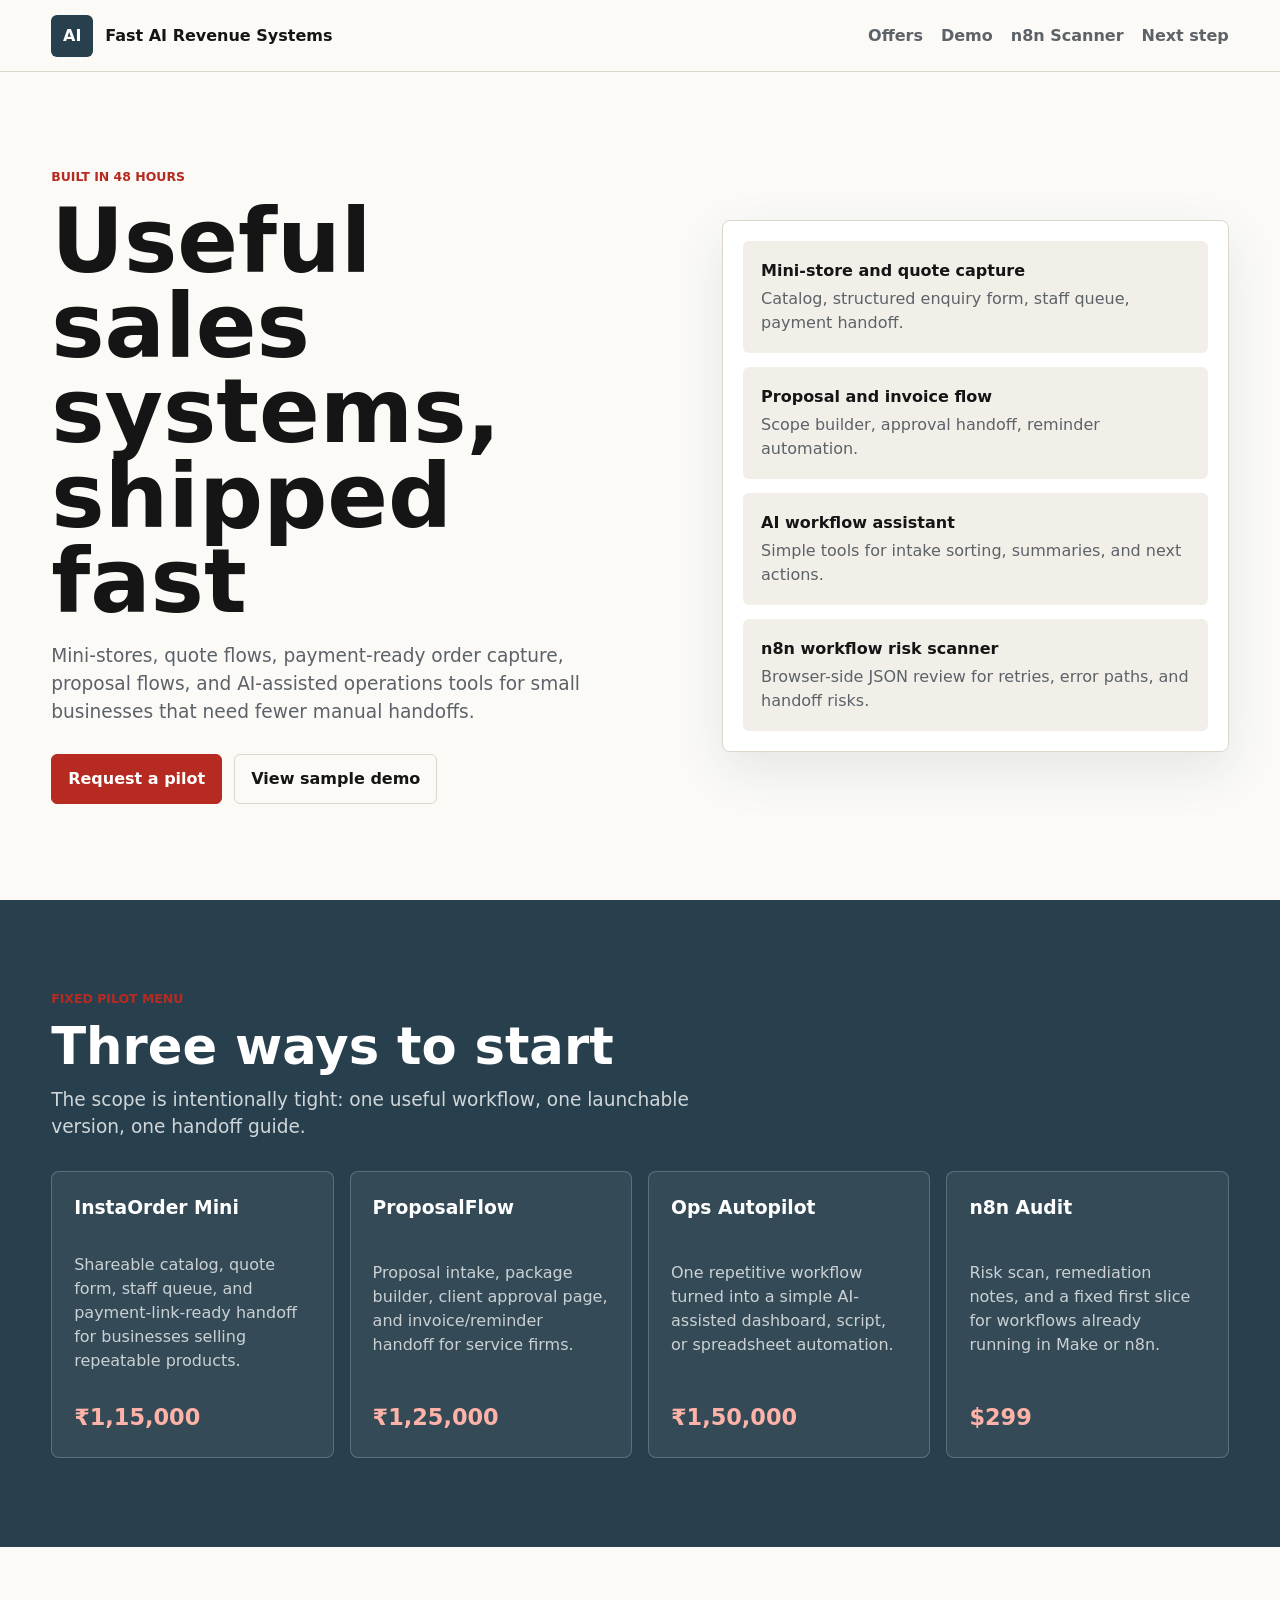
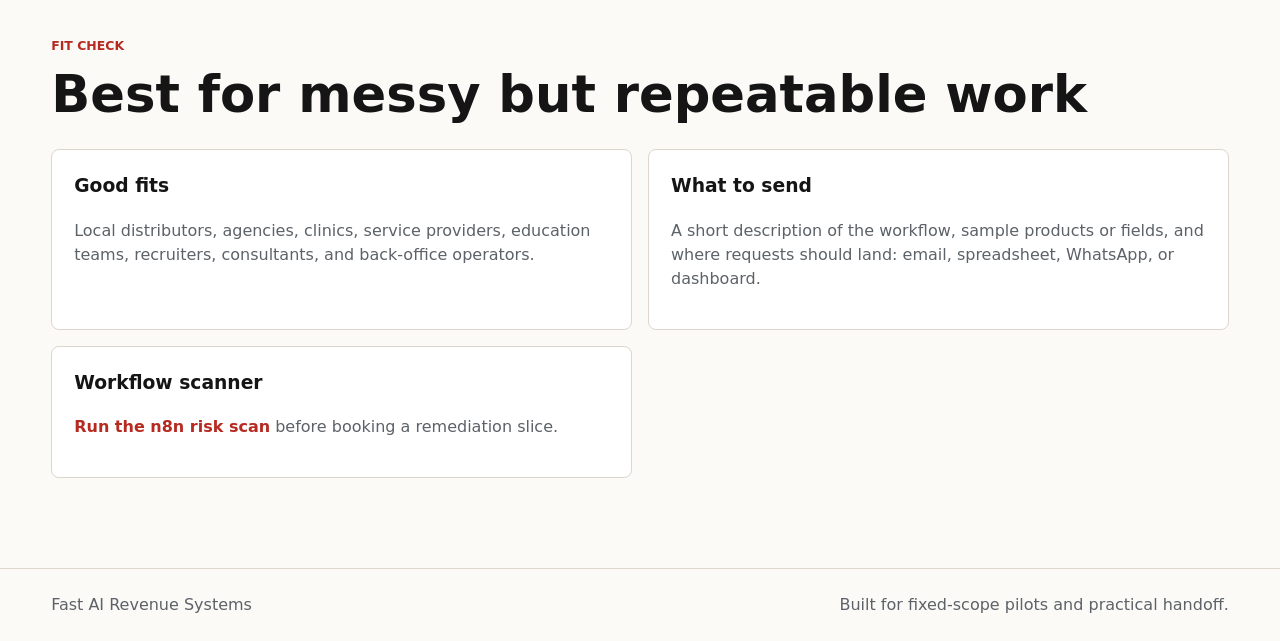
<file: index.html>
<!doctype html>
<html lang="en">
  <head>
    <meta charset="utf-8">
    <meta name="viewport" content="width=device-width, initial-scale=1">
    <title>Fast AI Revenue Systems</title>
    <meta name="description" content="48-hour mini-stores, quote flows, and AI-assisted workflow systems for small businesses.">
    <link rel="icon" href="data:,">
    <style>
      :root {
        --ink: #151515;
        --muted: #5c6268;
        --paper: #fbfaf7;
        --panel: #ffffff;
        --line: #ddd6cc;
        --accent: #b72a21;
        --steel: #28404d;
        --sage: #dce8df;
      }

      * { box-sizing: border-box; }

      body {
        margin: 0;
        background: var(--paper);
        color: var(--ink);
        font-family: Inter, ui-sans-serif, system-ui, -apple-system, BlinkMacSystemFont, "Segoe UI", sans-serif;
        line-height: 1.5;
      }

      a { color: inherit; text-decoration: none; }

      header, section, footer {
        padding-inline: clamp(18px, 4vw, 56px);
      }

      header {
        display: flex;
        align-items: center;
        justify-content: space-between;
        min-height: 72px;
        border-bottom: 1px solid var(--line);
      }

      .brand {
        display: inline-flex;
        align-items: center;
        gap: 12px;
        font-weight: 850;
      }

      .mark {
        display: grid;
        place-items: center;
        width: 42px;
        height: 42px;
        border-radius: 6px;
        background: var(--steel);
        color: #fff;
      }

      nav {
        display: flex;
        gap: 18px;
        color: var(--muted);
        font-weight: 720;
      }

      .hero {
        display: grid;
        grid-template-columns: minmax(0, 1.08fr) minmax(320px, 0.92fr);
        gap: clamp(28px, 6vw, 76px);
        align-items: center;
        min-height: calc(100svh - 72px);
        padding-block: clamp(54px, 7vw, 96px);
      }

      .eyebrow {
        margin: 0 0 12px;
        color: var(--accent);
        font-size: 0.78rem;
        font-weight: 850;
        letter-spacing: 0;
        text-transform: uppercase;
      }

      h1, h2, h3, p { margin-top: 0; }

      h1 {
        max-width: 12ch;
        margin-bottom: 18px;
        font-size: clamp(3.1rem, 7vw, 6.8rem);
        line-height: 0.95;
        letter-spacing: 0;
      }

      h2 {
        margin-bottom: 12px;
        font-size: clamp(2rem, 4vw, 3.4rem);
        line-height: 1.04;
        letter-spacing: 0;
      }

      .lead {
        max-width: 680px;
        color: var(--muted);
        font-size: 1.16rem;
      }

      .actions {
        display: flex;
        flex-wrap: wrap;
        gap: 12px;
        margin-top: 28px;
      }

      .btn {
        display: inline-flex;
        align-items: center;
        justify-content: center;
        min-height: 46px;
        padding: 12px 16px;
        border: 1px solid var(--line);
        border-radius: 6px;
        font-weight: 850;
      }

      .btn.primary {
        border-color: var(--accent);
        background: var(--accent);
        color: #fff;
      }

      .proof {
        display: grid;
        gap: 14px;
        padding: 20px;
        border: 1px solid var(--line);
        border-radius: 8px;
        background: var(--panel);
        box-shadow: 0 18px 50px rgba(40, 64, 77, 0.1);
      }

      .proof-row {
        padding: 18px;
        border-radius: 6px;
        background: #f2efe9;
      }

      .proof-row strong, .proof-row span {
        display: block;
      }

      .proof-row span {
        margin-top: 4px;
        color: var(--muted);
      }

      .band {
        padding-block: clamp(56px, 7vw, 92px);
        background: var(--steel);
        color: #fff;
      }

      .band .lead {
        color: rgba(255, 255, 255, 0.78);
      }

      .offers {
        display: grid;
        grid-template-columns: repeat(4, minmax(0, 1fr));
        gap: 16px;
        margin-top: 30px;
      }

      .offer {
        display: grid;
        gap: 12px;
        min-height: 280px;
        padding: 22px;
        border: 1px solid rgba(255, 255, 255, 0.2);
        border-radius: 8px;
        background: rgba(255, 255, 255, 0.06);
      }

      .offer p {
        color: rgba(255, 255, 255, 0.74);
      }

      .offer strong {
        align-self: end;
        color: #ffb2a8;
        font-size: 1.4rem;
      }

      .section {
        padding-block: clamp(56px, 7vw, 92px);
      }

      .grid {
        display: grid;
        grid-template-columns: repeat(2, minmax(0, 1fr));
        gap: 16px;
        margin-top: 28px;
      }

      .tile {
        padding: 22px;
        border: 1px solid var(--line);
        border-radius: 8px;
        background: var(--panel);
      }

      .tile p {
        color: var(--muted);
      }

      .tile a {
        color: var(--accent);
        font-weight: 850;
      }

      footer {
        display: flex;
        justify-content: space-between;
        gap: 16px;
        padding-block: 24px;
        border-top: 1px solid var(--line);
        color: var(--muted);
      }

      @media (max-width: 1020px) {
        .offers {
          grid-template-columns: repeat(2, minmax(0, 1fr));
        }
      }

      @media (max-width: 860px) {
        header, footer {
          align-items: flex-start;
          flex-direction: column;
        }

        .hero,
        .grid {
          grid-template-columns: 1fr;
        }

        nav {
          overflow-x: auto;
          width: 100%;
          padding-bottom: 3px;
        }
      }

      @media (max-width: 620px) {
        .offers {
          grid-template-columns: 1fr;
        }
      }
    </style>
  </head>
  <body>
    <header>
      <a class="brand" href="./">
        <span class="mark">AI</span>
        <span>Fast AI Revenue Systems</span>
      </a>
      <nav aria-label="Main navigation">
        <a href="#offers">Offers</a>
        <a href="power-tools/">Demo</a>
        <a href="n8n-audit/">n8n Scanner</a>
        <a href="#next">Next step</a>
      </nav>
    </header>

    <main>
      <section class="hero">
        <div>
          <p class="eyebrow">Built in 48 hours</p>
          <h1>Useful sales systems, shipped fast</h1>
          <p class="lead">
            Mini-stores, quote flows, payment-ready order capture, proposal flows,
            and AI-assisted operations tools for small businesses that need fewer
            manual handoffs.
          </p>
          <div class="actions">
            <a class="btn primary" href="mailto:nanznakul@gmail.com?subject=48-hour%20AI%20system%20pilot">Request a pilot</a>
            <a class="btn" href="power-tools/">View sample demo</a>
          </div>
        </div>
        <aside class="proof" aria-label="System examples">
          <div class="proof-row">
            <strong>Mini-store and quote capture</strong>
            <span>Catalog, structured enquiry form, staff queue, payment handoff.</span>
          </div>
          <div class="proof-row">
            <strong>Proposal and invoice flow</strong>
            <span>Scope builder, approval handoff, reminder automation.</span>
          </div>
          <div class="proof-row">
            <strong>AI workflow assistant</strong>
            <span>Simple tools for intake sorting, summaries, and next actions.</span>
          </div>
          <div class="proof-row">
            <strong>n8n workflow risk scanner</strong>
            <span>Browser-side JSON review for retries, error paths, and handoff risks.</span>
          </div>
        </aside>
      </section>

      <section class="band" id="offers">
        <p class="eyebrow">Fixed pilot menu</p>
        <h2>Three ways to start</h2>
        <p class="lead">The scope is intentionally tight: one useful workflow, one launchable version, one handoff guide.</p>
        <div class="offers">
          <article class="offer">
            <h3>InstaOrder Mini</h3>
            <p>Shareable catalog, quote form, staff queue, and payment-link-ready handoff for businesses selling repeatable products.</p>
            <strong>₹1,15,000</strong>
          </article>
          <article class="offer">
            <h3>ProposalFlow</h3>
            <p>Proposal intake, package builder, client approval page, and invoice/reminder handoff for service firms.</p>
            <strong>₹1,25,000</strong>
          </article>
          <article class="offer">
            <h3>Ops Autopilot</h3>
            <p>One repetitive workflow turned into a simple AI-assisted dashboard, script, or spreadsheet automation.</p>
            <strong>₹1,50,000</strong>
          </article>
          <article class="offer">
            <h3>n8n Audit</h3>
            <p>Risk scan, remediation notes, and a fixed first slice for workflows already running in Make or n8n.</p>
            <strong>$299</strong>
          </article>
        </div>
      </section>

      <section class="section" id="next">
        <p class="eyebrow">Fit check</p>
        <h2>Best for messy but repeatable work</h2>
        <div class="grid">
          <article class="tile">
            <h3>Good fits</h3>
            <p>Local distributors, agencies, clinics, service providers, education teams, recruiters, consultants, and back-office operators.</p>
          </article>
          <article class="tile">
            <h3>What to send</h3>
            <p>A short description of the workflow, sample products or fields, and where requests should land: email, spreadsheet, WhatsApp, or dashboard.</p>
          </article>
          <article class="tile">
            <h3>Workflow scanner</h3>
            <p><a href="n8n-audit/">Run the n8n risk scan</a> before booking a remediation slice.</p>
          </article>
        </div>
      </section>
    </main>

    <footer>
      <span>Fast AI Revenue Systems</span>
      <span>Built for fixed-scope pilots and practical handoff.</span>
    </footer>
  </body>
</html>
</file>
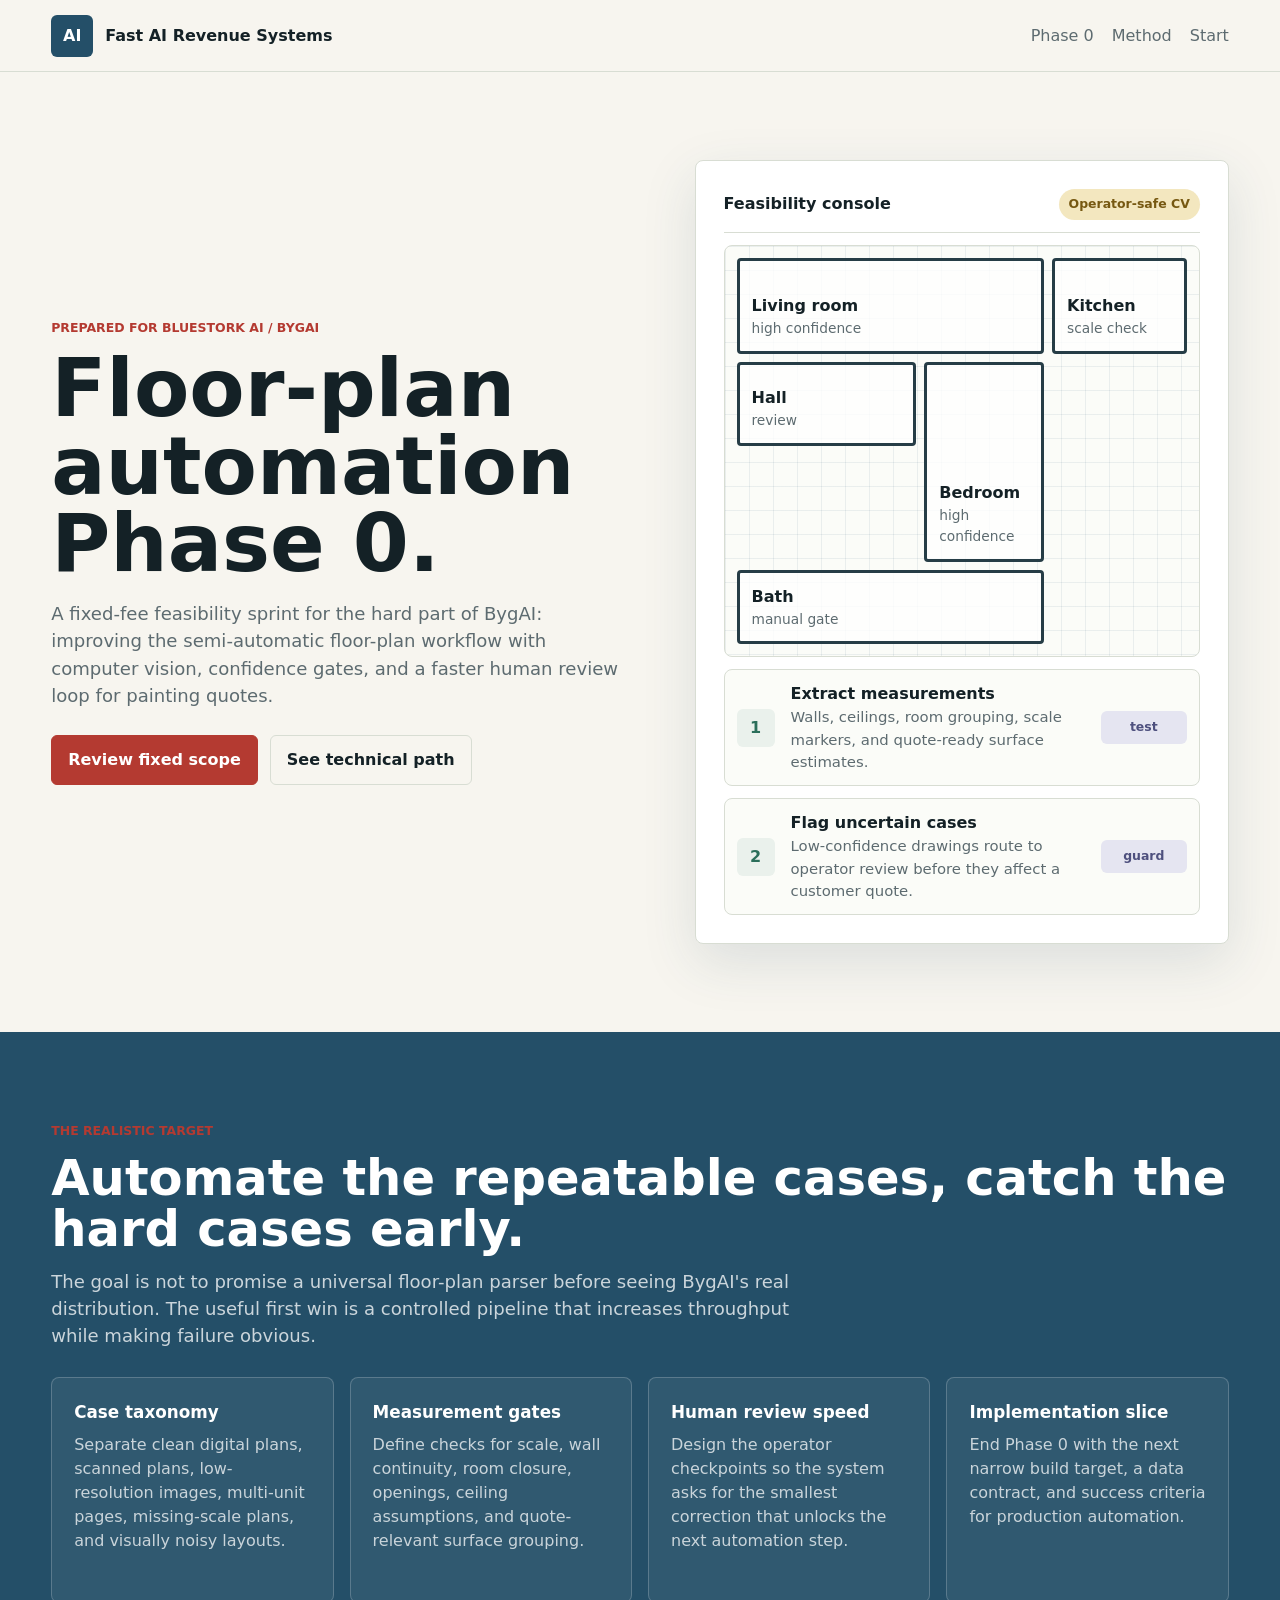
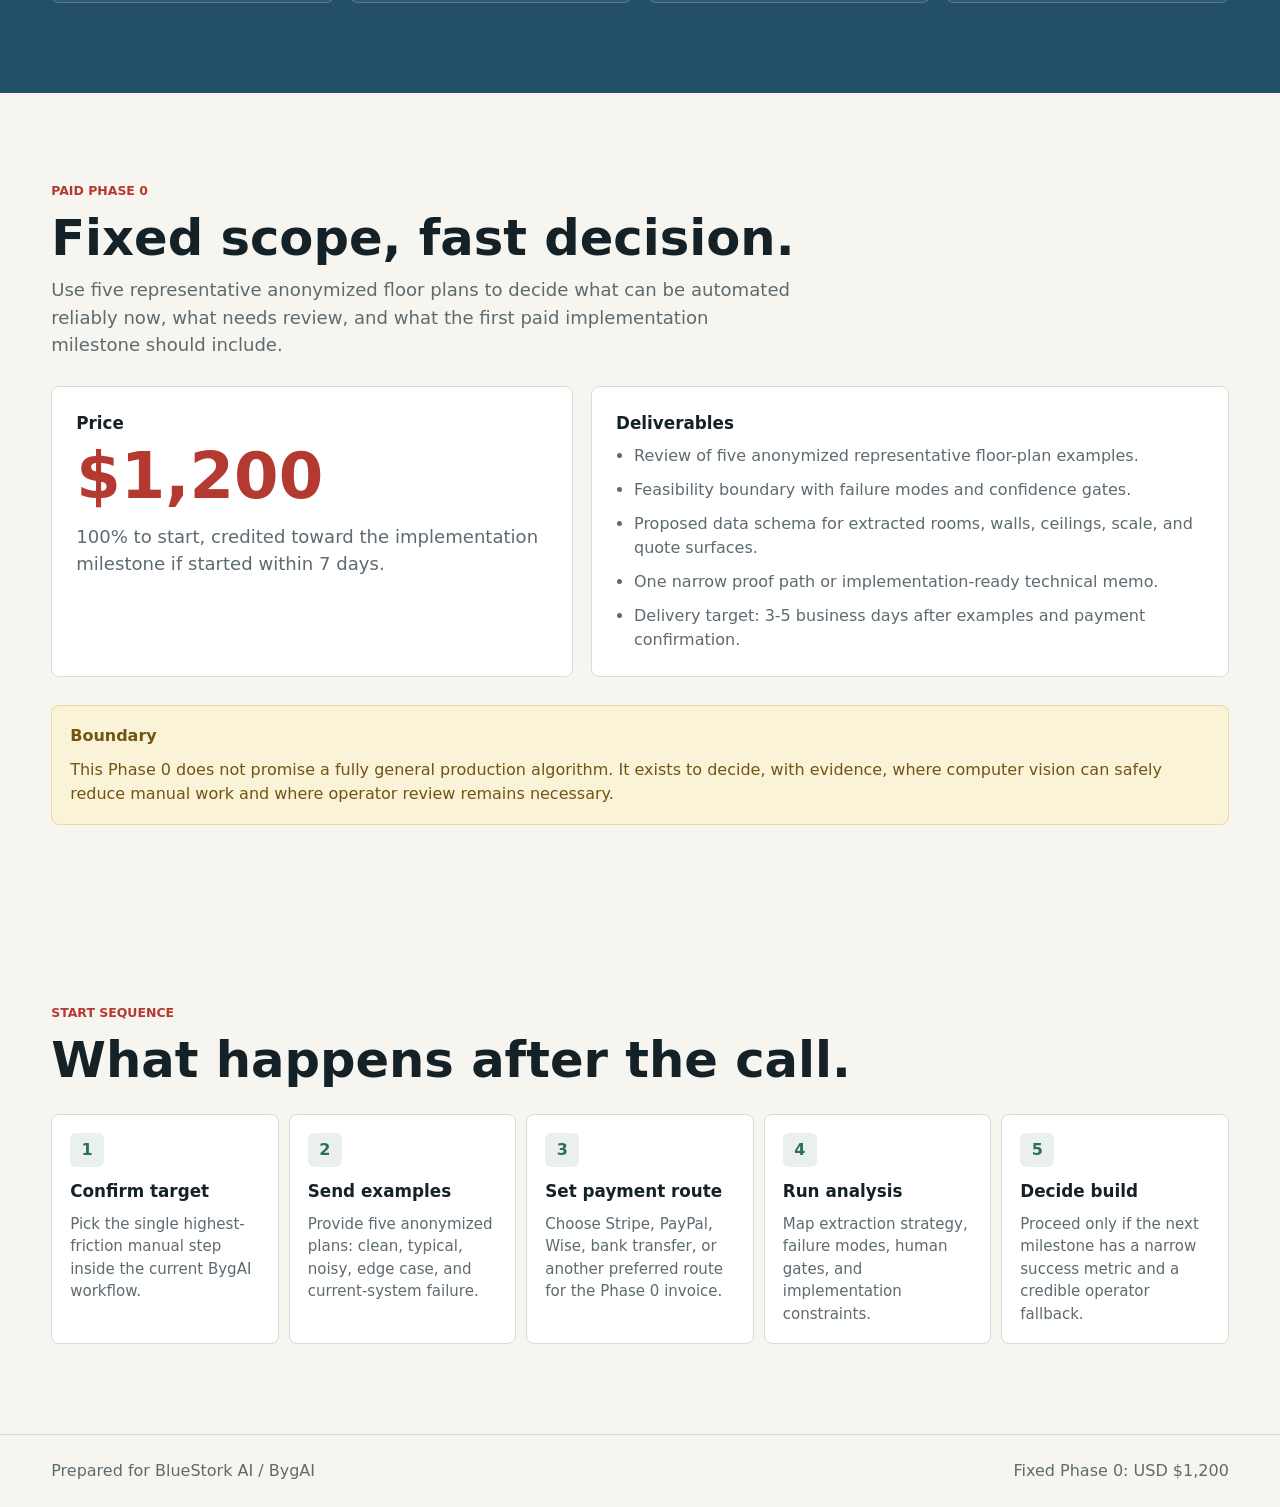
<file: bygai-phase0/index.html>
<!doctype html>
<html lang="en">
  <head>
    <meta charset="utf-8">
    <meta name="viewport" content="width=device-width, initial-scale=1">
    <title>BygAI Floor-Plan Automation Phase 0</title>
    <meta name="description" content="A fixed-fee feasibility phase for improving BygAI's floor-plan-to-painting-quote automation with computer vision and human review gates.">
    <link rel="icon" href="data:image/svg+xml,%3Csvg xmlns='http://www.w3.org/2000/svg' viewBox='0 0 64 64'%3E%3Crect width='64' height='64' rx='8' fill='%23244f68'/%3E%3Ctext x='32' y='39' text-anchor='middle' font-family='Arial' font-size='22' font-weight='700' fill='white'%3EAI%3C/text%3E%3C/svg%3E">
    <style>
      :root {
        --ink: #142126;
        --muted: #5d6b70;
        --paper: #f7f5ef;
        --panel: #ffffff;
        --line: #d8ddd3;
        --blue: #244f68;
        --green: #2b6f5a;
        --red: #b43a31;
        --gold: #e4bf5f;
        --violet: #4e507e;
        --wash: #eaf1ec;
      }

      * { box-sizing: border-box; }

      html { scroll-behavior: smooth; }

      body {
        margin: 0;
        background: var(--paper);
        color: var(--ink);
        font-family: Inter, ui-sans-serif, system-ui, -apple-system, BlinkMacSystemFont, "Segoe UI", sans-serif;
        line-height: 1.5;
      }

      a { color: inherit; text-decoration: none; }

      header,
      section,
      footer {
        padding-inline: clamp(18px, 4vw, 58px);
      }

      header {
        display: flex;
        align-items: center;
        justify-content: space-between;
        min-height: 72px;
        border-bottom: 1px solid var(--line);
      }

      .brand {
        display: inline-flex;
        align-items: center;
        gap: 12px;
        font-weight: 850;
      }

      .mark {
        display: grid;
        place-items: center;
        width: 42px;
        height: 42px;
        border-radius: 6px;
        background: var(--blue);
        color: #fff;
      }

      nav {
        display: flex;
        gap: 18px;
        color: var(--muted);
      }

      .hero {
        display: grid;
        grid-template-columns: minmax(0, 1.03fr) minmax(330px, 0.97fr);
        gap: clamp(28px, 6vw, 76px);
        align-items: center;
        min-height: calc(100svh - 72px);
        padding-block: clamp(48px, 7vw, 88px);
      }

      .hero > *,
      .grid > *,
      .split > *,
      .pipeline > * {
        min-width: 0;
      }

      .eyebrow {
        margin: 0 0 12px;
        color: var(--red);
        font-size: 0.78rem;
        font-weight: 850;
        letter-spacing: 0;
        text-transform: uppercase;
      }

      h1,
      h2,
      h3,
      p {
        margin-top: 0;
      }

      h1 {
        max-width: 12ch;
        margin-bottom: 18px;
        font-size: clamp(3rem, 6.3vw, 6.1rem);
        line-height: 0.96;
        letter-spacing: 0;
      }

      h2 {
        margin-bottom: 12px;
        font-size: clamp(2rem, 4vw, 3.1rem);
        line-height: 1.04;
        letter-spacing: 0;
      }

      h3 {
        margin-bottom: 8px;
        font-size: 1.05rem;
        letter-spacing: 0;
      }

      .lead {
        max-width: 740px;
        color: var(--muted);
        font-size: 1.13rem;
      }

      .actions {
        display: flex;
        flex-wrap: wrap;
        gap: 12px;
        margin-top: 26px;
      }

      .btn {
        display: inline-flex;
        align-items: center;
        justify-content: center;
        max-width: 100%;
        min-height: 46px;
        padding: 12px 16px;
        border: 1px solid var(--line);
        border-radius: 6px;
        font-weight: 850;
        text-align: center;
      }

      .btn.primary {
        border-color: var(--red);
        background: var(--red);
        color: #fff;
      }

      .console {
        display: grid;
        gap: 12px;
        width: 100%;
        min-width: 0;
        padding: clamp(18px, 3vw, 28px);
        border: 1px solid var(--line);
        border-radius: 8px;
        background: var(--panel);
        box-shadow: 0 18px 54px rgba(36, 79, 104, 0.13);
      }

      .console-head {
        display: flex;
        align-items: center;
        justify-content: space-between;
        gap: 12px;
        padding-bottom: 12px;
        border-bottom: 1px solid var(--line);
      }

      .pill {
        padding: 6px 10px;
        border-radius: 999px;
        background: #f3e7bf;
        color: #765811;
        font-size: 0.78rem;
        font-weight: 850;
        white-space: nowrap;
      }

      .floorplan {
        display: grid;
        grid-template-columns: 1.2fr 0.8fr 0.9fr;
        grid-template-rows: 96px 84px 108px;
        gap: 8px;
        min-height: 320px;
        padding: 12px;
        border: 1px solid var(--line);
        border-radius: 8px;
        background:
          linear-gradient(90deg, rgba(36, 79, 104, 0.08) 1px, transparent 1px),
          linear-gradient(rgba(36, 79, 104, 0.08) 1px, transparent 1px),
          #fbfcf8;
        background-size: 24px 24px;
      }

      .room {
        position: relative;
        display: flex;
        flex-direction: column;
        justify-content: flex-end;
        min-width: 0;
        padding: 12px;
        border: 3px solid #263d46;
        border-radius: 4px;
        background: rgba(255, 255, 255, 0.78);
      }

      .room:nth-child(1) { grid-column: span 2; }
      .room:nth-child(4) { grid-row: span 2; }
      .room:nth-child(5) { grid-column: span 2; }

      .room strong,
      .room span {
        position: relative;
        z-index: 1;
      }

      .room span {
        color: var(--muted);
        font-size: 0.86rem;
      }

      .gate {
        display: grid;
        grid-template-columns: 42px 1fr auto;
        gap: 12px;
        align-items: center;
        min-height: 66px;
        padding: 12px;
        border: 1px solid var(--line);
        border-radius: 8px;
        background: #fbfcf8;
      }

      .icon {
        display: grid;
        place-items: center;
        width: 38px;
        height: 38px;
        border-radius: 6px;
        background: var(--wash);
        color: var(--green);
        font-weight: 900;
      }

      .gate strong { display: block; }

      .gate p {
        margin-bottom: 0;
        color: var(--muted);
        font-size: 0.93rem;
        overflow-wrap: anywhere;
      }

      .state {
        min-width: 86px;
        padding: 7px 9px;
        border-radius: 6px;
        background: #e5e5f1;
        color: var(--violet);
        font-size: 0.78rem;
        font-weight: 850;
        text-align: center;
      }

      .band {
        padding-block: clamp(56px, 7vw, 92px);
        background: var(--blue);
        color: #fff;
      }

      .band .lead {
        color: rgba(255, 255, 255, 0.76);
      }

      .grid {
        display: grid;
        grid-template-columns: repeat(4, minmax(0, 1fr));
        gap: 16px;
        margin-top: 28px;
      }

      .tile {
        min-height: 226px;
        padding: 22px;
        border: 1px solid rgba(255, 255, 255, 0.2);
        border-radius: 8px;
        background: rgba(255, 255, 255, 0.06);
      }

      .tile p {
        color: rgba(255, 255, 255, 0.74);
      }

      .section {
        padding-block: clamp(56px, 7vw, 92px);
      }

      .split {
        display: grid;
        grid-template-columns: minmax(0, 0.9fr) minmax(0, 1.1fr);
        gap: 18px;
        margin-top: 28px;
      }

      .panel {
        padding: 24px;
        border: 1px solid var(--line);
        border-radius: 8px;
        background: var(--panel);
      }

      .price {
        display: block;
        margin: 10px 0 16px;
        color: var(--red);
        font-size: clamp(2.4rem, 5vw, 4.6rem);
        font-weight: 900;
        line-height: 0.95;
      }

      .panel ul {
        display: grid;
        gap: 10px;
        margin: 0;
        padding-left: 18px;
        color: var(--muted);
      }

      .pipeline {
        display: grid;
        grid-template-columns: repeat(5, minmax(0, 1fr));
        gap: 10px;
        margin-top: 28px;
      }

      .step {
        min-height: 168px;
        padding: 18px;
        border: 1px solid var(--line);
        border-radius: 8px;
        background: var(--panel);
      }

      .step span {
        display: inline-grid;
        place-items: center;
        width: 34px;
        height: 34px;
        margin-bottom: 12px;
        border-radius: 6px;
        background: var(--wash);
        color: var(--green);
        font-weight: 900;
      }

      .step p {
        margin-bottom: 0;
        color: var(--muted);
        font-size: 0.94rem;
      }

      .note {
        display: grid;
        gap: 10px;
        margin-top: 28px;
        padding: 18px;
        border: 1px solid #ead9a3;
        border-radius: 8px;
        background: #fbf3d8;
        color: #705513;
      }

      footer {
        display: flex;
        justify-content: space-between;
        gap: 16px;
        padding-block: 24px;
        border-top: 1px solid var(--line);
        color: var(--muted);
      }

      @media (max-width: 960px) {
        nav { display: none; }

        .hero,
        .split {
          grid-template-columns: 1fr;
        }

        .hero {
          min-height: auto;
        }

        h1 {
          max-width: 10ch;
        }

        .grid,
        .pipeline {
          grid-template-columns: repeat(2, minmax(0, 1fr));
        }
      }

      @media (max-width: 620px) {
        header {
          align-items: flex-start;
          flex-direction: column;
          justify-content: center;
          gap: 10px;
          padding-block: 14px;
        }

        .hero {
          padding-block: 38px 52px;
        }

        .floorplan {
          grid-template-columns: 1fr;
          grid-template-rows: repeat(5, minmax(74px, auto));
          min-height: auto;
        }

        .room:nth-child(1),
        .room:nth-child(4),
        .room:nth-child(5) {
          grid-column: auto;
          grid-row: auto;
        }

        .gate {
          grid-template-columns: 38px 1fr;
        }

        .state {
          grid-column: 1 / -1;
          width: fit-content;
        }

        .grid,
        .pipeline {
          grid-template-columns: 1fr;
        }

        footer {
          flex-direction: column;
        }
      }
    </style>
  </head>
  <body>
    <header>
      <a class="brand" href="../">
        <span class="mark">AI</span>
        <span>Fast AI Revenue Systems</span>
      </a>
      <nav aria-label="Proposal navigation">
        <a href="#phase">Phase 0</a>
        <a href="#method">Method</a>
        <a href="#start">Start</a>
      </nav>
    </header>

    <main>
      <section class="hero">
        <div>
          <p class="eyebrow">Prepared for BlueStork AI / BygAI</p>
          <h1>Floor-plan automation Phase 0.</h1>
          <p class="lead">A fixed-fee feasibility sprint for the hard part of BygAI: improving the semi-automatic floor-plan workflow with computer vision, confidence gates, and a faster human review loop for painting quotes.</p>
          <div class="actions">
            <a class="btn primary" href="#start">Review fixed scope</a>
            <a class="btn" href="#method">See technical path</a>
          </div>
        </div>

        <aside class="console" aria-label="Floor-plan automation feasibility console">
          <div class="console-head">
            <strong>Feasibility console</strong>
            <span class="pill">Operator-safe CV</span>
          </div>
          <div class="floorplan" aria-label="Simplified floor-plan with detected rooms">
            <div class="room"><strong>Living room</strong><span>high confidence</span></div>
            <div class="room"><strong>Kitchen</strong><span>scale check</span></div>
            <div class="room"><strong>Hall</strong><span>review</span></div>
            <div class="room"><strong>Bedroom</strong><span>high confidence</span></div>
            <div class="room"><strong>Bath</strong><span>manual gate</span></div>
          </div>
          <div class="gate">
            <span class="icon">1</span>
            <div>
              <strong>Extract measurements</strong>
              <p>Walls, ceilings, room grouping, scale markers, and quote-ready surface estimates.</p>
            </div>
            <span class="state">test</span>
          </div>
          <div class="gate">
            <span class="icon">2</span>
            <div>
              <strong>Flag uncertain cases</strong>
              <p>Low-confidence drawings route to operator review before they affect a customer quote.</p>
            </div>
            <span class="state">guard</span>
          </div>
        </aside>
      </section>

      <section class="band" id="method">
        <p class="eyebrow">The realistic target</p>
        <h2>Automate the repeatable cases, catch the hard cases early.</h2>
        <p class="lead">The goal is not to promise a universal floor-plan parser before seeing BygAI's real distribution. The useful first win is a controlled pipeline that increases throughput while making failure obvious.</p>
        <div class="grid">
          <article class="tile">
            <h3>Case taxonomy</h3>
            <p>Separate clean digital plans, scanned plans, low-resolution images, multi-unit pages, missing-scale plans, and visually noisy layouts.</p>
          </article>
          <article class="tile">
            <h3>Measurement gates</h3>
            <p>Define checks for scale, wall continuity, room closure, openings, ceiling assumptions, and quote-relevant surface grouping.</p>
          </article>
          <article class="tile">
            <h3>Human review speed</h3>
            <p>Design the operator checkpoints so the system asks for the smallest correction that unlocks the next automation step.</p>
          </article>
          <article class="tile">
            <h3>Implementation slice</h3>
            <p>End Phase 0 with the next narrow build target, a data contract, and success criteria for production automation.</p>
          </article>
        </div>
      </section>

      <section class="section" id="phase">
        <p class="eyebrow">Paid Phase 0</p>
        <h2>Fixed scope, fast decision.</h2>
        <p class="lead">Use five representative anonymized floor plans to decide what can be automated reliably now, what needs review, and what the first paid implementation milestone should include.</p>
        <div class="split">
          <article class="panel">
            <h3>Price</h3>
            <strong class="price">$1,200</strong>
            <p class="lead">100% to start, credited toward the implementation milestone if started within 7 days.</p>
          </article>
          <article class="panel">
            <h3>Deliverables</h3>
            <ul>
              <li>Review of five anonymized representative floor-plan examples.</li>
              <li>Feasibility boundary with failure modes and confidence gates.</li>
              <li>Proposed data schema for extracted rooms, walls, ceilings, scale, and quote surfaces.</li>
              <li>One narrow proof path or implementation-ready technical memo.</li>
              <li>Delivery target: 3-5 business days after examples and payment confirmation.</li>
            </ul>
          </article>
        </div>
        <div class="note">
          <strong>Boundary</strong>
          <span>This Phase 0 does not promise a fully general production algorithm. It exists to decide, with evidence, where computer vision can safely reduce manual work and where operator review remains necessary.</span>
        </div>
      </section>

      <section class="section" id="start">
        <p class="eyebrow">Start sequence</p>
        <h2>What happens after the call.</h2>
        <div class="pipeline">
          <article class="step">
            <span>1</span>
            <h3>Confirm target</h3>
            <p>Pick the single highest-friction manual step inside the current BygAI workflow.</p>
          </article>
          <article class="step">
            <span>2</span>
            <h3>Send examples</h3>
            <p>Provide five anonymized plans: clean, typical, noisy, edge case, and current-system failure.</p>
          </article>
          <article class="step">
            <span>3</span>
            <h3>Set payment route</h3>
            <p>Choose Stripe, PayPal, Wise, bank transfer, or another preferred route for the Phase 0 invoice.</p>
          </article>
          <article class="step">
            <span>4</span>
            <h3>Run analysis</h3>
            <p>Map extraction strategy, failure modes, human gates, and implementation constraints.</p>
          </article>
          <article class="step">
            <span>5</span>
            <h3>Decide build</h3>
            <p>Proceed only if the next milestone has a narrow success metric and a credible operator fallback.</p>
          </article>
        </div>
      </section>
    </main>

    <footer>
      <span>Prepared for BlueStork AI / BygAI</span>
      <span>Fixed Phase 0: USD $1,200</span>
    </footer>
  </body>
</html>
</file>
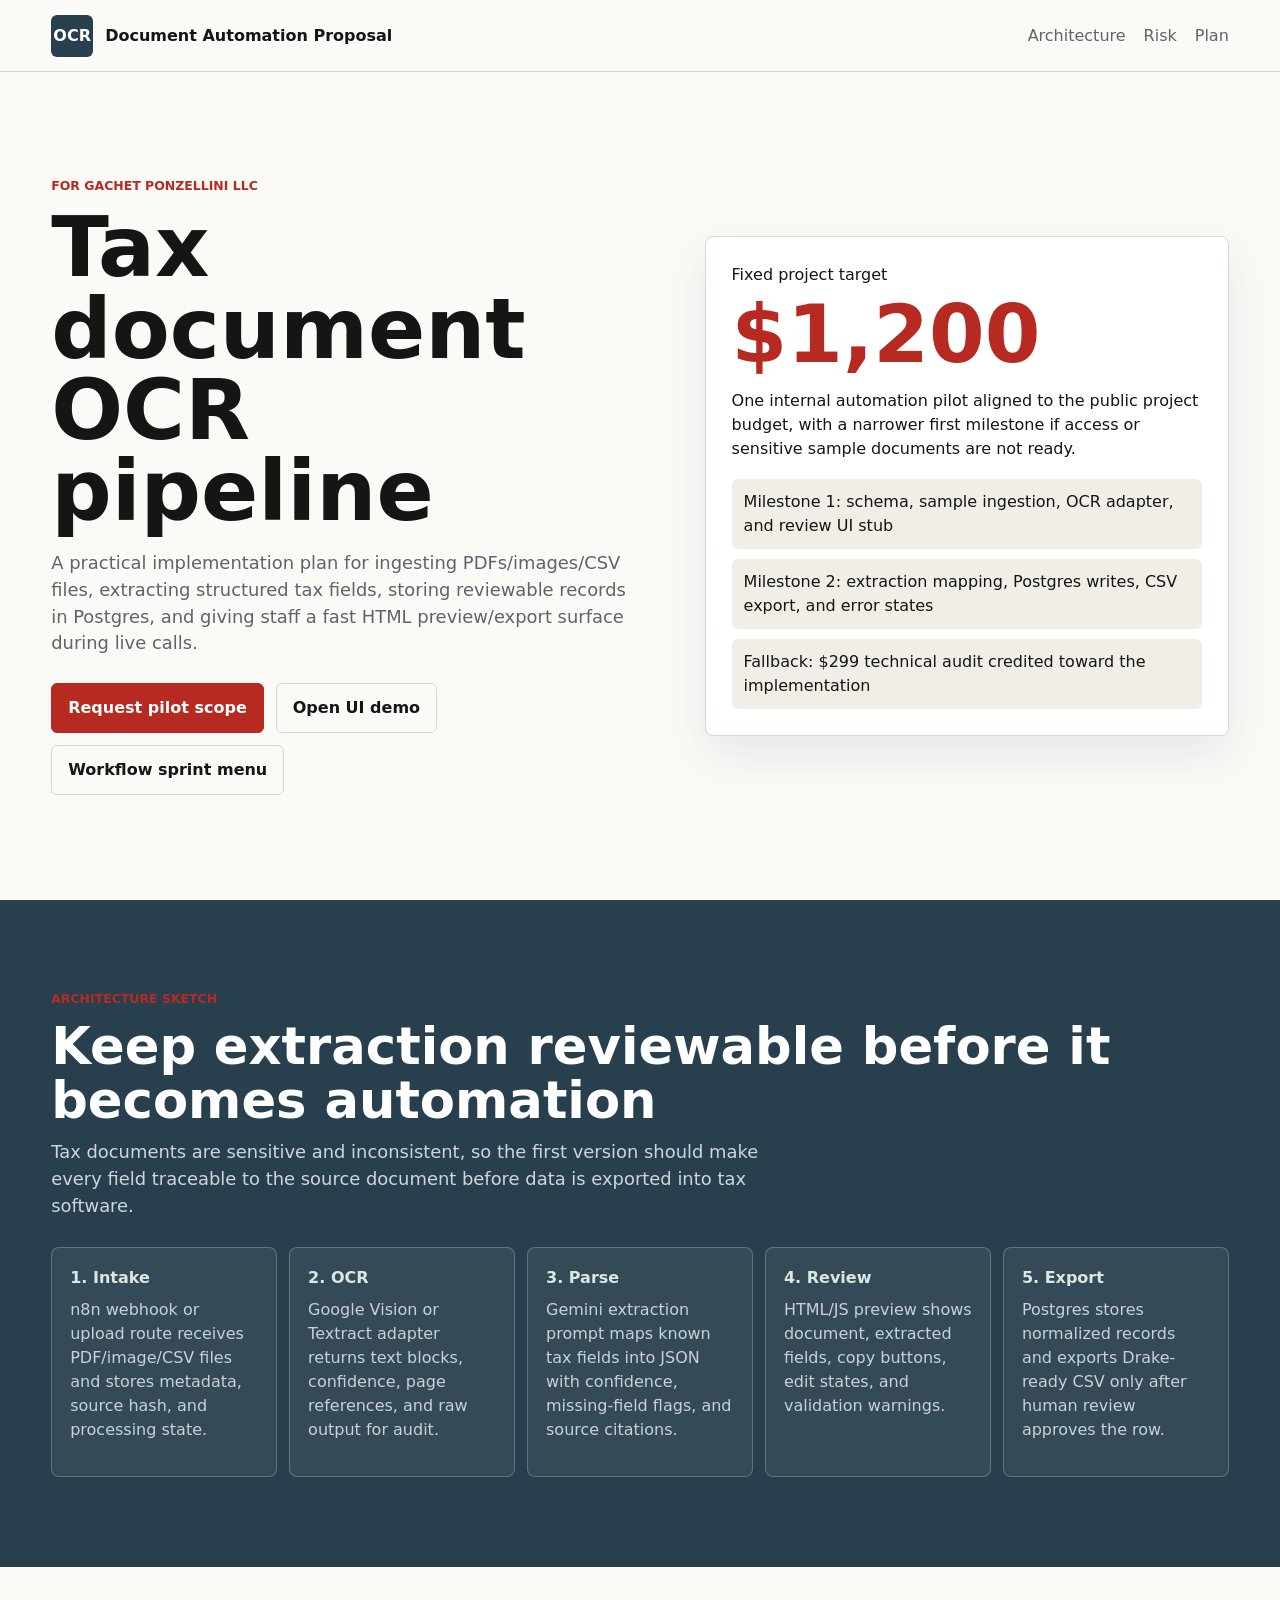
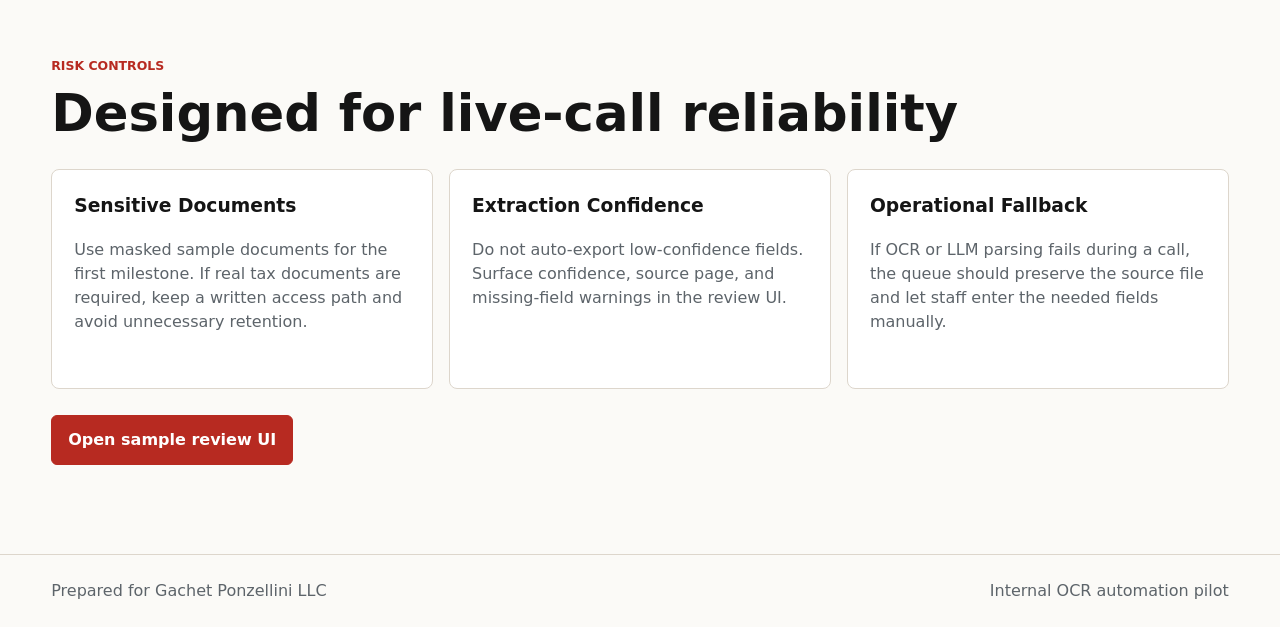
<file: gachet-ocr-proposal/index.html>
<!doctype html>
<html lang="en">
  <head>
    <meta charset="utf-8">
    <meta name="viewport" content="width=device-width, initial-scale=1">
    <title>Gachet Ponzellini OCR Automation Proposal</title>
    <meta name="description" content="A focused architecture sketch for the n8n OCR, parsing, Postgres, and document preview project.">
    <style>
      :root {
        --ink: #151515;
        --muted: #5d646a;
        --paper: #fbfaf7;
        --panel: #ffffff;
        --line: #ddd6cc;
        --accent: #b72a21;
        --steel: #28404d;
        --mint: #dce8df;
      }

      * { box-sizing: border-box; }

      body {
        margin: 0;
        background: var(--paper);
        color: var(--ink);
        font-family: Inter, ui-sans-serif, system-ui, -apple-system, BlinkMacSystemFont, "Segoe UI", sans-serif;
        line-height: 1.5;
      }

      a { color: inherit; text-decoration: none; }

      header, section, footer { padding-inline: clamp(18px, 4vw, 56px); }

      header {
        display: flex;
        align-items: center;
        justify-content: space-between;
        min-height: 72px;
        border-bottom: 1px solid var(--line);
      }

      .brand {
        display: inline-flex;
        align-items: center;
        gap: 12px;
        font-weight: 850;
      }

      .mark {
        display: grid;
        place-items: center;
        width: 42px;
        height: 42px;
        border-radius: 6px;
        background: var(--steel);
        color: #fff;
      }

      nav {
        display: flex;
        gap: 18px;
        color: var(--muted);
      }

      .hero {
        display: grid;
        grid-template-columns: minmax(0, 1.05fr) minmax(320px, 0.95fr);
        gap: clamp(28px, 6vw, 74px);
        align-items: center;
        min-height: calc(100svh - 72px);
        padding-block: clamp(54px, 7vw, 96px);
      }

      .eyebrow {
        margin: 0 0 12px;
        color: var(--accent);
        font-size: 0.78rem;
        font-weight: 850;
        letter-spacing: 0;
        text-transform: uppercase;
      }

      h1, h2, h3, p { margin-top: 0; }

      h1 {
        max-width: 13ch;
        margin-bottom: 18px;
        font-size: clamp(3rem, 6.6vw, 6rem);
        line-height: 0.96;
        letter-spacing: 0;
      }

      h2 {
        margin-bottom: 12px;
        font-size: clamp(2rem, 4vw, 3.2rem);
        line-height: 1.04;
        letter-spacing: 0;
      }

      .lead {
        max-width: 760px;
        color: var(--muted);
        font-size: 1.12rem;
      }

      .panel {
        padding: 26px;
        border: 1px solid var(--line);
        border-radius: 8px;
        background: var(--panel);
        box-shadow: 0 18px 50px rgba(40, 64, 77, 0.1);
      }

      .price {
        display: block;
        margin: 8px 0 14px;
        color: var(--accent);
        font-size: clamp(3rem, 7vw, 5rem);
        font-weight: 900;
        line-height: 1;
      }

      .checklist {
        display: grid;
        gap: 10px;
        margin: 18px 0 0;
        padding: 0;
        list-style: none;
      }

      .checklist li {
        padding: 11px 12px;
        border-radius: 6px;
        background: #f1eee7;
      }

      .actions {
        display: flex;
        flex-wrap: wrap;
        gap: 12px;
        margin-top: 26px;
      }

      .btn {
        display: inline-flex;
        align-items: center;
        justify-content: center;
        min-height: 46px;
        padding: 12px 16px;
        border: 1px solid var(--line);
        border-radius: 6px;
        font-weight: 850;
      }

      .btn.primary {
        border-color: var(--accent);
        background: var(--accent);
        color: #fff;
      }

      .section { padding-block: clamp(56px, 7vw, 92px); }

      .band {
        padding-block: clamp(56px, 7vw, 92px);
        background: var(--steel);
        color: #fff;
      }

      .band .lead { color: rgba(255, 255, 255, 0.78); }

      .flow {
        display: grid;
        grid-template-columns: repeat(5, minmax(0, 1fr));
        gap: 12px;
        margin-top: 28px;
      }

      .step {
        min-height: 190px;
        padding: 18px;
        border: 1px solid rgba(255, 255, 255, 0.22);
        border-radius: 8px;
        background: rgba(255, 255, 255, 0.06);
      }

      .step strong {
        display: block;
        margin-bottom: 8px;
        color: var(--mint);
      }

      .step p { color: rgba(255, 255, 255, 0.74); }

      .grid {
        display: grid;
        grid-template-columns: repeat(3, minmax(0, 1fr));
        gap: 16px;
        margin-top: 28px;
      }

      .tile {
        min-height: 220px;
        padding: 22px;
        border: 1px solid var(--line);
        border-radius: 8px;
        background: var(--panel);
      }

      .tile p { color: var(--muted); }

      footer {
        display: flex;
        justify-content: space-between;
        gap: 16px;
        padding-block: 24px;
        border-top: 1px solid var(--line);
        color: var(--muted);
      }

      @media (max-width: 1120px) {
        .flow {
          grid-template-columns: repeat(2, minmax(0, 1fr));
        }
      }

      @media (max-width: 880px) {
        header, footer {
          align-items: flex-start;
          flex-direction: column;
        }

        .hero, .grid, .flow {
          grid-template-columns: 1fr;
        }

        nav {
          width: 100%;
          overflow-x: auto;
          padding-bottom: 3px;
        }
      }
    </style>
  </head>
  <body>
    <header>
      <a class="brand" href="/fast-ai-revenue-systems/workflow-sprint/">
        <span class="mark">OCR</span>
        <span>Document Automation Proposal</span>
      </a>
      <nav aria-label="Main navigation">
        <a href="#architecture">Architecture</a>
        <a href="#risk">Risk</a>
        <a href="#plan">Plan</a>
      </nav>
    </header>

    <main>
      <section class="hero">
        <div>
          <p class="eyebrow">For Gachet Ponzellini LLC</p>
          <h1>Tax document OCR pipeline</h1>
          <p class="lead">
            A practical implementation plan for ingesting PDFs/images/CSV files,
            extracting structured tax fields, storing reviewable records in Postgres,
            and giving staff a fast HTML preview/export surface during live calls.
          </p>
          <div class="actions">
            <a class="btn primary" href="mailto:nanznakul@gmail.com?subject=Gachet%20OCR%20automation%20pilot">Request pilot scope</a>
            <a class="btn" href="/fast-ai-revenue-systems/gachet-ocr-proposal/demo.html">Open UI demo</a>
            <a class="btn" href="/fast-ai-revenue-systems/workflow-sprint/">Workflow sprint menu</a>
          </div>
        </div>
        <aside class="panel" id="plan">
          <span>Fixed project target</span>
          <strong class="price">$1,200</strong>
          <p>One internal automation pilot aligned to the public project budget, with a narrower first milestone if access or sensitive sample documents are not ready.</p>
          <ul class="checklist">
            <li>Milestone 1: schema, sample ingestion, OCR adapter, and review UI stub</li>
            <li>Milestone 2: extraction mapping, Postgres writes, CSV export, and error states</li>
            <li>Fallback: $299 technical audit credited toward the implementation</li>
          </ul>
        </aside>
      </section>

      <section class="band" id="architecture">
        <p class="eyebrow">Architecture sketch</p>
        <h2>Keep extraction reviewable before it becomes automation</h2>
        <p class="lead">Tax documents are sensitive and inconsistent, so the first version should make every field traceable to the source document before data is exported into tax software.</p>
        <div class="flow">
          <article class="step">
            <strong>1. Intake</strong>
            <p>n8n webhook or upload route receives PDF/image/CSV files and stores metadata, source hash, and processing state.</p>
          </article>
          <article class="step">
            <strong>2. OCR</strong>
            <p>Google Vision or Textract adapter returns text blocks, confidence, page references, and raw output for audit.</p>
          </article>
          <article class="step">
            <strong>3. Parse</strong>
            <p>Gemini extraction prompt maps known tax fields into JSON with confidence, missing-field flags, and source citations.</p>
          </article>
          <article class="step">
            <strong>4. Review</strong>
            <p>HTML/JS preview shows document, extracted fields, copy buttons, edit states, and validation warnings.</p>
          </article>
          <article class="step">
            <strong>5. Export</strong>
            <p>Postgres stores normalized records and exports Drake-ready CSV only after human review approves the row.</p>
          </article>
        </div>
      </section>

      <section class="section" id="risk">
        <p class="eyebrow">Risk controls</p>
        <h2>Designed for live-call reliability</h2>
        <div class="grid">
          <article class="tile">
            <h3>Sensitive Documents</h3>
            <p>Use masked sample documents for the first milestone. If real tax documents are required, keep a written access path and avoid unnecessary retention.</p>
          </article>
          <article class="tile">
            <h3>Extraction Confidence</h3>
            <p>Do not auto-export low-confidence fields. Surface confidence, source page, and missing-field warnings in the review UI.</p>
          </article>
          <article class="tile">
            <h3>Operational Fallback</h3>
            <p>If OCR or LLM parsing fails during a call, the queue should preserve the source file and let staff enter the needed fields manually.</p>
          </article>
        </div>
        <div class="actions">
          <a class="btn primary" href="/fast-ai-revenue-systems/gachet-ocr-proposal/demo.html">Open sample review UI</a>
        </div>
      </section>
    </main>

    <footer>
      <span>Prepared for Gachet Ponzellini LLC</span>
      <span>Internal OCR automation pilot</span>
    </footer>
  </body>
</html>
</file>
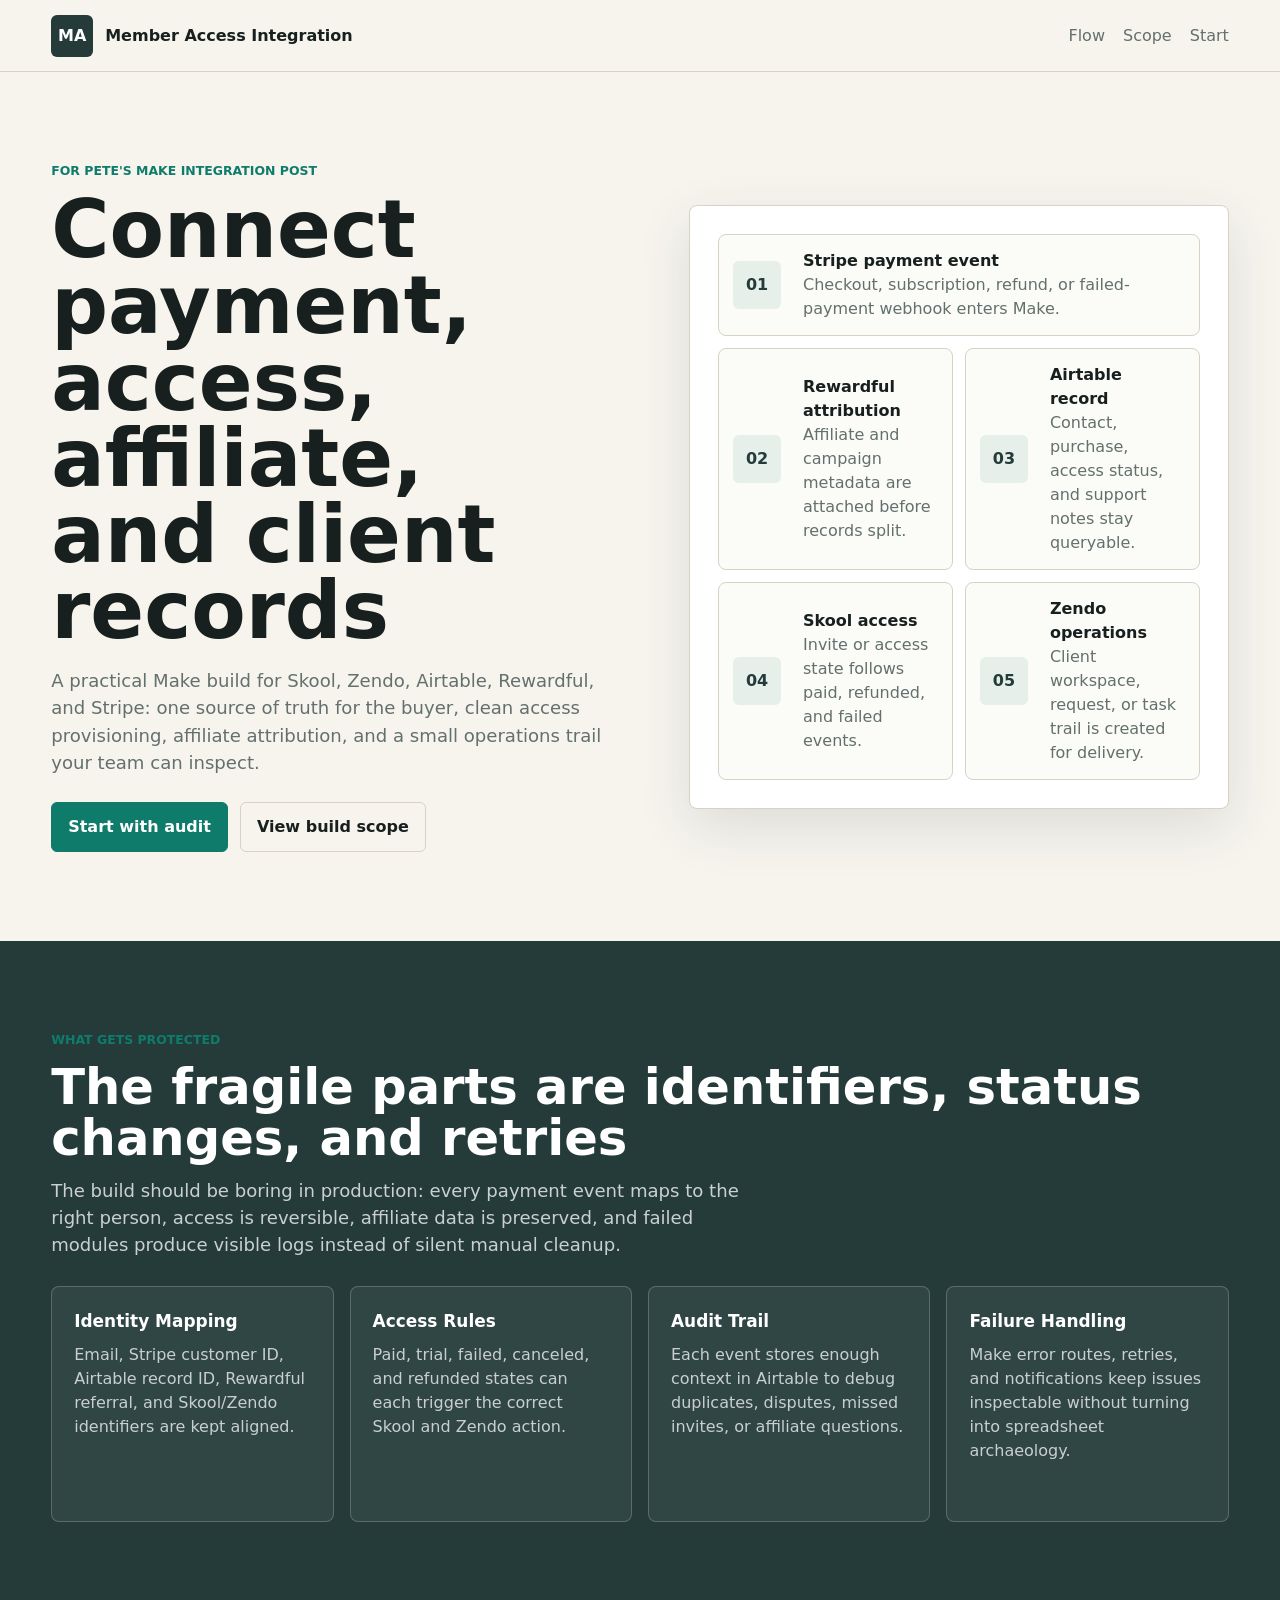
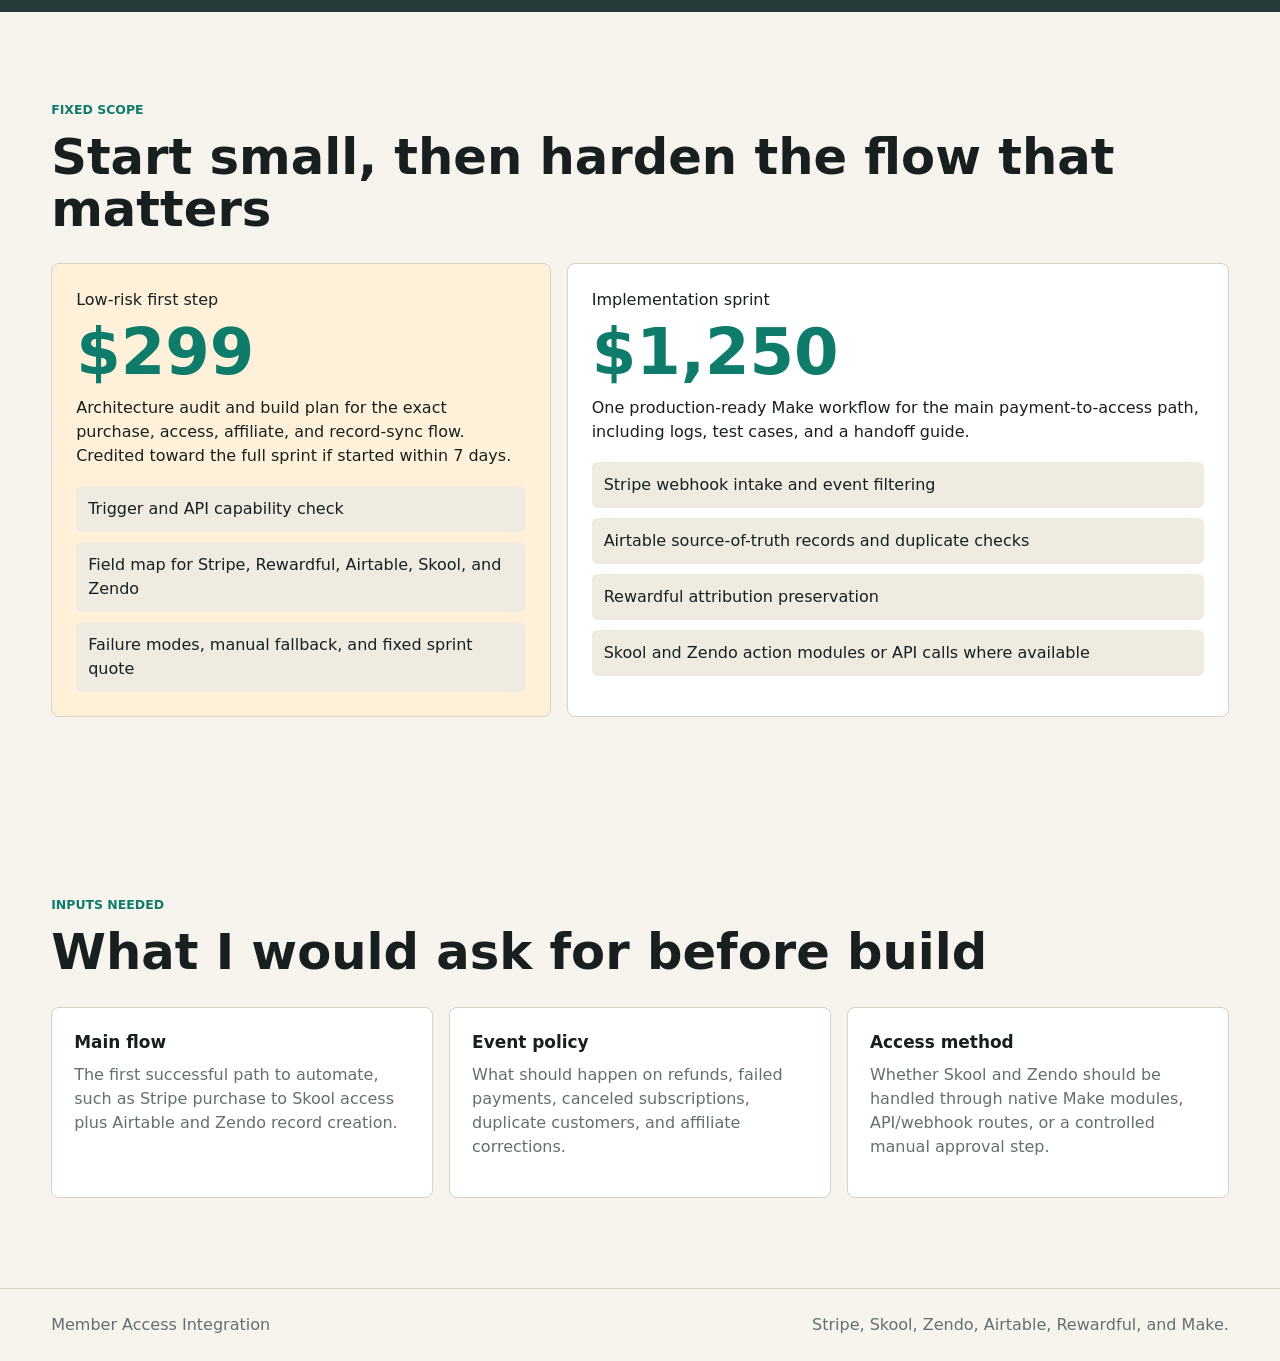
<file: member-access-proposal/index.html>
<!doctype html>
<html lang="en">
  <head>
    <meta charset="utf-8">
    <meta name="viewport" content="width=device-width, initial-scale=1">
    <title>Skool, Zendo, Airtable, Rewardful, and Stripe Integration Plan</title>
    <meta name="description" content="A fixed-scope Make integration plan for connecting Stripe payments, Skool access, Rewardful attribution, Airtable records, and Zendo client operations.">
    <style>
      :root {
        --ink: #17201f;
        --muted: #63706d;
        --paper: #f7f4ee;
        --panel: #ffffff;
        --line: #d8d1c4;
        --accent: #0f7c6b;
        --gold: #c48a2c;
        --deep: #243b3a;
        --soft: #e6efe9;
        --warn: #fff1d9;
      }

      * { box-sizing: border-box; }

      body {
        margin: 0;
        background: var(--paper);
        color: var(--ink);
        font-family: Inter, ui-sans-serif, system-ui, -apple-system, BlinkMacSystemFont, "Segoe UI", sans-serif;
        line-height: 1.5;
      }

      a { color: inherit; text-decoration: none; }

      header, section, footer { padding-inline: clamp(18px, 4vw, 56px); }

      header {
        display: flex;
        align-items: center;
        justify-content: space-between;
        min-height: 72px;
        border-bottom: 1px solid var(--line);
      }

      .brand {
        display: inline-flex;
        align-items: center;
        gap: 12px;
        font-weight: 850;
      }

      .mark {
        display: grid;
        place-items: center;
        width: 42px;
        height: 42px;
        border-radius: 6px;
        background: var(--deep);
        color: #fff;
      }

      nav {
        display: flex;
        gap: 18px;
        color: var(--muted);
      }

      .hero {
        display: grid;
        grid-template-columns: minmax(0, 1.02fr) minmax(330px, 0.98fr);
        gap: clamp(28px, 6vw, 76px);
        align-items: center;
        min-height: calc(100svh - 72px);
        padding-block: clamp(52px, 7vw, 92px);
      }

      .eyebrow {
        margin: 0 0 12px;
        color: var(--accent);
        font-size: 0.78rem;
        font-weight: 850;
        letter-spacing: 0;
        text-transform: uppercase;
      }

      h1, h2, h3, p { margin-top: 0; }

      h1 {
        max-width: 13ch;
        margin-bottom: 18px;
        font-size: clamp(2.9rem, 6.2vw, 6rem);
        line-height: 0.96;
        letter-spacing: 0;
      }

      h2 {
        margin-bottom: 12px;
        font-size: clamp(2rem, 4vw, 3.1rem);
        line-height: 1.04;
        letter-spacing: 0;
      }

      h3 {
        margin-bottom: 8px;
        font-size: 1.06rem;
      }

      .lead {
        max-width: 720px;
        color: var(--muted);
        font-size: 1.13rem;
      }

      .actions {
        display: flex;
        flex-wrap: wrap;
        gap: 12px;
        margin-top: 26px;
      }

      .btn {
        display: inline-flex;
        align-items: center;
        justify-content: center;
        min-height: 46px;
        padding: 12px 16px;
        border: 1px solid var(--line);
        border-radius: 6px;
        font-weight: 850;
      }

      .btn.primary {
        border-color: var(--accent);
        background: var(--accent);
        color: #fff;
      }

      .flow {
        display: grid;
        gap: 12px;
        padding: clamp(18px, 3vw, 28px);
        border: 1px solid var(--line);
        border-radius: 8px;
        background: var(--panel);
        box-shadow: 0 18px 54px rgba(36, 59, 58, 0.12);
      }

      .node {
        display: grid;
        grid-template-columns: 56px 1fr;
        gap: 14px;
        align-items: center;
        min-height: 72px;
        padding: 14px;
        border: 1px solid var(--line);
        border-radius: 8px;
        background: #fbfbf8;
      }

      .node strong { display: block; }

      .node span {
        display: grid;
        place-items: center;
        width: 48px;
        height: 48px;
        border-radius: 6px;
        background: var(--soft);
        color: var(--deep);
        font-weight: 900;
      }

      .node p {
        margin-bottom: 0;
        color: var(--muted);
      }

      .join {
        display: grid;
        grid-template-columns: repeat(2, minmax(0, 1fr));
        gap: 12px;
      }

      .band {
        padding-block: clamp(56px, 7vw, 92px);
        background: var(--deep);
        color: #fff;
      }

      .band .lead { color: rgba(255, 255, 255, 0.76); }

      .grid {
        display: grid;
        grid-template-columns: repeat(4, minmax(0, 1fr));
        gap: 16px;
        margin-top: 28px;
      }

      .tile {
        min-height: 236px;
        padding: 22px;
        border: 1px solid rgba(255, 255, 255, 0.2);
        border-radius: 8px;
        background: rgba(255, 255, 255, 0.06);
      }

      .tile p { color: rgba(255, 255, 255, 0.74); }

      .section { padding-block: clamp(56px, 7vw, 92px); }

      .plans {
        display: grid;
        grid-template-columns: minmax(0, 0.86fr) minmax(0, 1.14fr);
        gap: 16px;
        margin-top: 28px;
      }

      .plan {
        padding: 24px;
        border: 1px solid var(--line);
        border-radius: 8px;
        background: var(--panel);
      }

      .plan.highlight {
        background: var(--warn);
      }

      .price {
        display: block;
        margin: 8px 0 12px;
        color: var(--accent);
        font-size: clamp(2.7rem, 5vw, 4.5rem);
        font-weight: 900;
        line-height: 1;
      }

      .checklist {
        display: grid;
        gap: 10px;
        margin: 18px 0 0;
        padding: 0;
        list-style: none;
      }

      .checklist li {
        padding: 11px 12px;
        border-radius: 6px;
        background: #f0ebe1;
      }

      .detail-grid {
        display: grid;
        grid-template-columns: repeat(3, minmax(0, 1fr));
        gap: 16px;
        margin-top: 28px;
      }

      .detail {
        padding: 22px;
        border: 1px solid var(--line);
        border-radius: 8px;
        background: var(--panel);
      }

      .detail p { color: var(--muted); }

      footer {
        display: flex;
        justify-content: space-between;
        gap: 16px;
        padding-block: 24px;
        border-top: 1px solid var(--line);
        color: var(--muted);
      }

      @media (max-width: 1120px) {
        .grid, .detail-grid {
          grid-template-columns: repeat(2, minmax(0, 1fr));
        }
      }

      @media (max-width: 880px) {
        header, footer {
          align-items: flex-start;
          flex-direction: column;
        }

        .hero, .plans, .grid, .detail-grid, .join {
          grid-template-columns: 1fr;
        }

        nav {
          width: 100%;
          overflow-x: auto;
          padding-bottom: 3px;
        }

        h1 { max-width: 11ch; }
      }
    </style>
  </head>
  <body>
    <header>
      <a class="brand" href="/fast-ai-revenue-systems/">
        <span class="mark">MA</span>
        <span>Member Access Integration</span>
      </a>
      <nav aria-label="Main navigation">
        <a href="#flow">Flow</a>
        <a href="#scope">Scope</a>
        <a href="#start">Start</a>
      </nav>
    </header>

    <main>
      <section class="hero">
        <div>
          <p class="eyebrow">For Pete's Make integration post</p>
          <h1>Connect payment, access, affiliate, and client records</h1>
          <p class="lead">
            A practical Make build for Skool, Zendo, Airtable, Rewardful, and Stripe:
            one source of truth for the buyer, clean access provisioning, affiliate
            attribution, and a small operations trail your team can inspect.
          </p>
          <div class="actions">
            <a class="btn primary" href="mailto:nanznakul@gmail.com?subject=Skool%20Zendo%20Airtable%20Rewardful%20Stripe%20integration">Start with audit</a>
            <a class="btn" href="#scope">View build scope</a>
          </div>
        </div>
        <aside class="flow" aria-label="Integration flow diagram">
          <article class="node">
            <span>01</span>
            <div>
              <strong>Stripe payment event</strong>
              <p>Checkout, subscription, refund, or failed-payment webhook enters Make.</p>
            </div>
          </article>
          <div class="join">
            <article class="node">
              <span>02</span>
              <div>
                <strong>Rewardful attribution</strong>
                <p>Affiliate and campaign metadata are attached before records split.</p>
              </div>
            </article>
            <article class="node">
              <span>03</span>
              <div>
                <strong>Airtable record</strong>
                <p>Contact, purchase, access status, and support notes stay queryable.</p>
              </div>
            </article>
          </div>
          <div class="join">
            <article class="node">
              <span>04</span>
              <div>
                <strong>Skool access</strong>
                <p>Invite or access state follows paid, refunded, and failed events.</p>
              </div>
            </article>
            <article class="node">
              <span>05</span>
              <div>
                <strong>Zendo operations</strong>
                <p>Client workspace, request, or task trail is created for delivery.</p>
              </div>
            </article>
          </div>
        </aside>
      </section>

      <section class="band" id="flow">
        <p class="eyebrow">What gets protected</p>
        <h2>The fragile parts are identifiers, status changes, and retries</h2>
        <p class="lead">
          The build should be boring in production: every payment event maps to the
          right person, access is reversible, affiliate data is preserved, and failed
          modules produce visible logs instead of silent manual cleanup.
        </p>
        <div class="grid">
          <article class="tile">
            <h3>Identity Mapping</h3>
            <p>Email, Stripe customer ID, Airtable record ID, Rewardful referral, and Skool/Zendo identifiers are kept aligned.</p>
          </article>
          <article class="tile">
            <h3>Access Rules</h3>
            <p>Paid, trial, failed, canceled, and refunded states can each trigger the correct Skool and Zendo action.</p>
          </article>
          <article class="tile">
            <h3>Audit Trail</h3>
            <p>Each event stores enough context in Airtable to debug duplicates, disputes, missed invites, or affiliate questions.</p>
          </article>
          <article class="tile">
            <h3>Failure Handling</h3>
            <p>Make error routes, retries, and notifications keep issues inspectable without turning into spreadsheet archaeology.</p>
          </article>
        </div>
      </section>

      <section class="section" id="scope">
        <p class="eyebrow">Fixed scope</p>
        <h2>Start small, then harden the flow that matters</h2>
        <div class="plans" id="start">
          <article class="plan highlight">
            <span>Low-risk first step</span>
            <strong class="price">$299</strong>
            <p>Architecture audit and build plan for the exact purchase, access, affiliate, and record-sync flow. Credited toward the full sprint if started within 7 days.</p>
            <ul class="checklist">
              <li>Trigger and API capability check</li>
              <li>Field map for Stripe, Rewardful, Airtable, Skool, and Zendo</li>
              <li>Failure modes, manual fallback, and fixed sprint quote</li>
            </ul>
          </article>
          <article class="plan">
            <span>Implementation sprint</span>
            <strong class="price">$1,250</strong>
            <p>One production-ready Make workflow for the main payment-to-access path, including logs, test cases, and a handoff guide.</p>
            <ul class="checklist">
              <li>Stripe webhook intake and event filtering</li>
              <li>Airtable source-of-truth records and duplicate checks</li>
              <li>Rewardful attribution preservation</li>
              <li>Skool and Zendo action modules or API calls where available</li>
            </ul>
          </article>
        </div>
      </section>

      <section class="section">
        <p class="eyebrow">Inputs needed</p>
        <h2>What I would ask for before build</h2>
        <div class="detail-grid">
          <article class="detail">
            <h3>Main flow</h3>
            <p>The first successful path to automate, such as Stripe purchase to Skool access plus Airtable and Zendo record creation.</p>
          </article>
          <article class="detail">
            <h3>Event policy</h3>
            <p>What should happen on refunds, failed payments, canceled subscriptions, duplicate customers, and affiliate corrections.</p>
          </article>
          <article class="detail">
            <h3>Access method</h3>
            <p>Whether Skool and Zendo should be handled through native Make modules, API/webhook routes, or a controlled manual approval step.</p>
          </article>
        </div>
      </section>
    </main>

    <footer>
      <span>Member Access Integration</span>
      <span>Stripe, Skool, Zendo, Airtable, Rewardful, and Make.</span>
    </footer>
  </body>
</html>
</file>
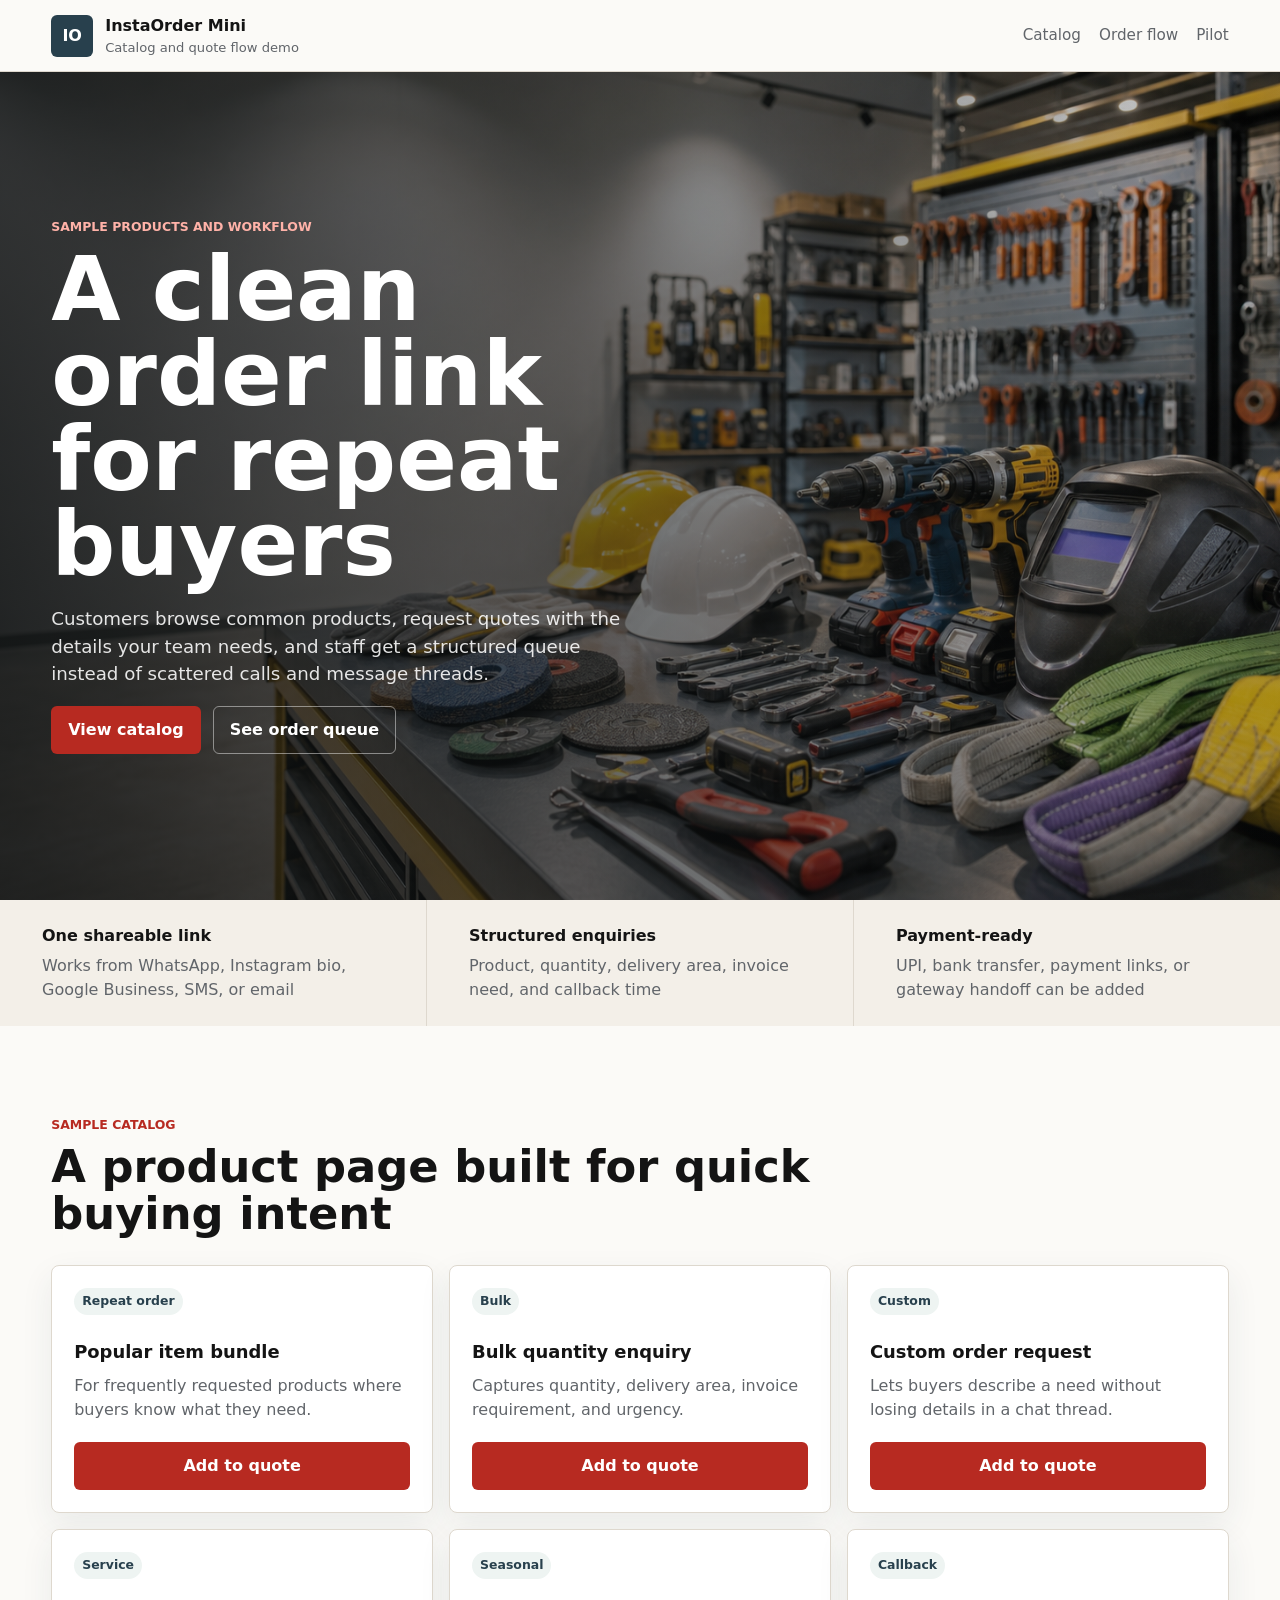
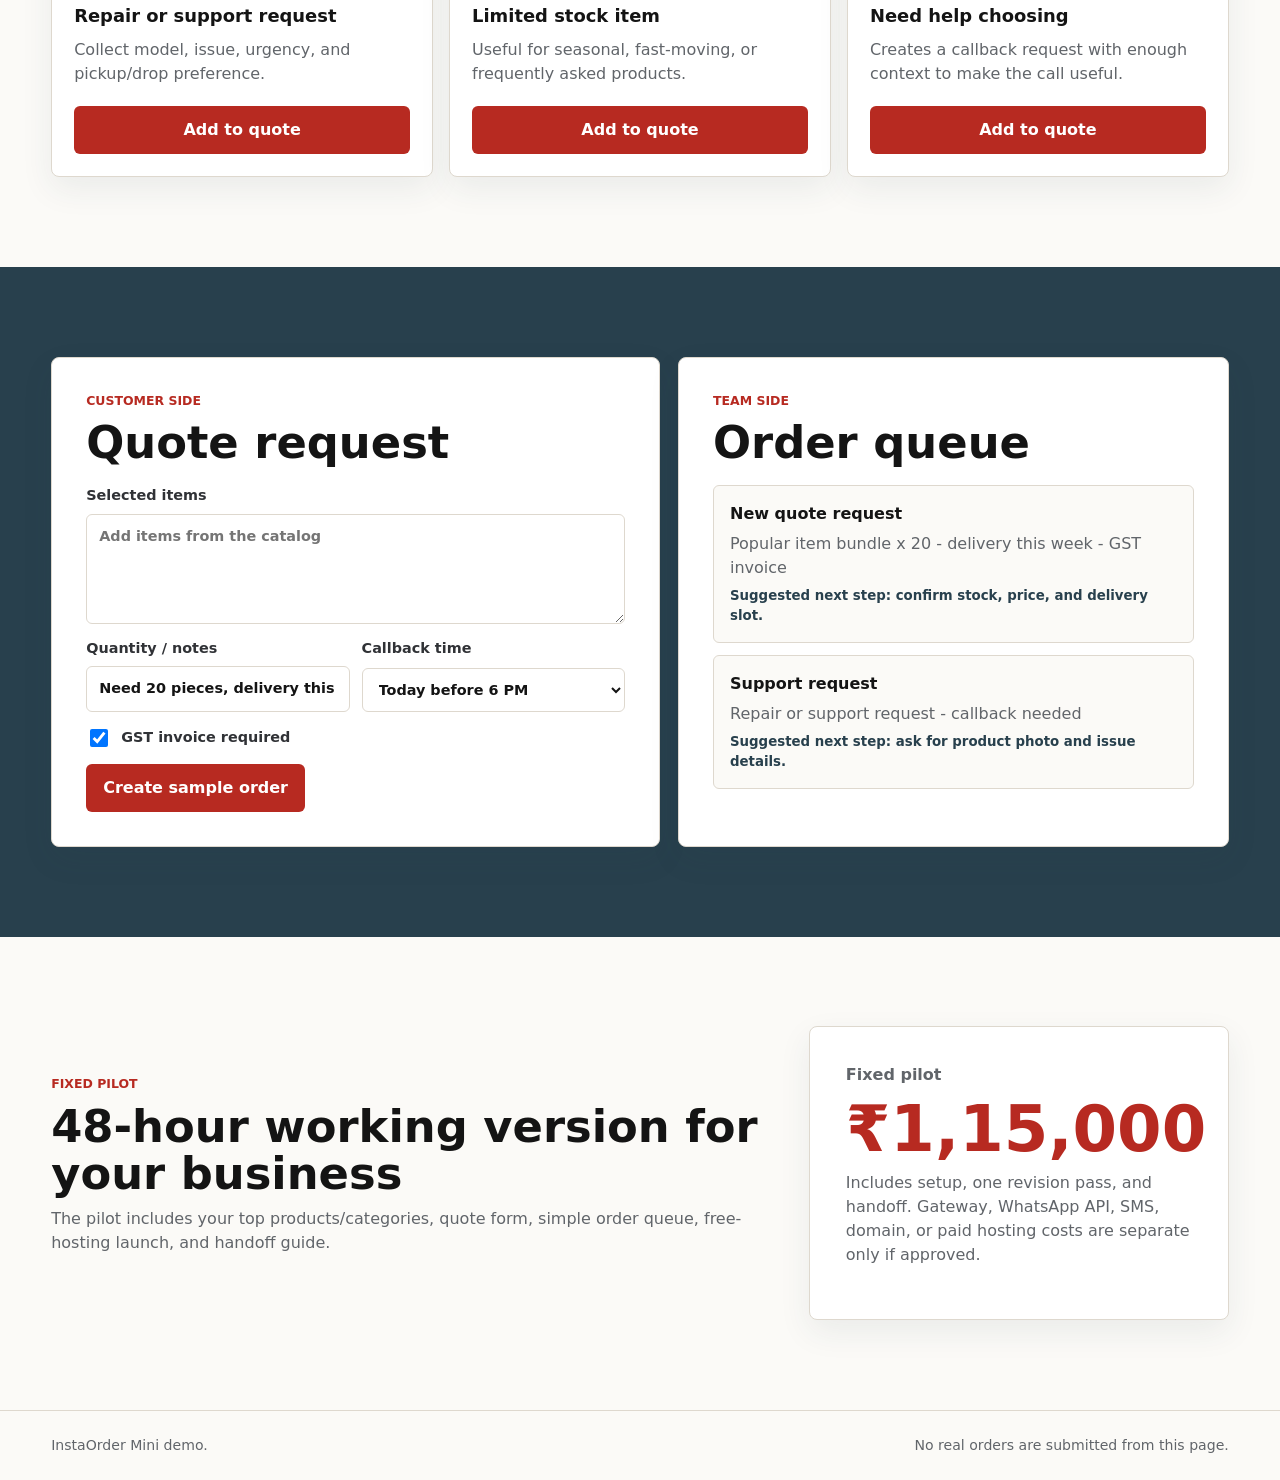
<file: mini-store-kit/index.html>
<!doctype html>
<html lang="en">
  <head>
    <meta charset="utf-8">
    <meta name="viewport" content="width=device-width, initial-scale=1">
    <title>InstaOrder Mini - Catalog And Quote Flow Demo</title>
    <meta name="description" content="A sample mini-store and order capture flow for product sellers.">
    <link rel="stylesheet" href="styles.css">
  </head>
  <body>
    <header class="topbar">
      <a class="brand" href="#top" aria-label="InstaOrder Mini demo home">
        <span class="brand-mark">IO</span>
        <span>
          <strong>InstaOrder Mini</strong>
          <small>Catalog and quote flow demo</small>
        </span>
      </a>
      <nav aria-label="Demo navigation">
        <a href="#catalog">Catalog</a>
        <a href="#orders">Order flow</a>
        <a href="#pilot">Pilot</a>
      </nav>
    </header>

    <main id="top">
      <section class="hero">
        <img src="mini-store-hero.png" alt="" class="hero-img">
        <div class="hero-overlay"></div>
        <div class="hero-copy">
          <p class="eyebrow">Sample products and workflow</p>
          <h1>A clean order link for repeat buyers</h1>
          <p>
            Customers browse common products, request quotes with the details your
            team needs, and staff get a structured queue instead of scattered calls
            and message threads.
          </p>
          <div class="hero-actions">
            <a class="btn primary" href="#catalog">View catalog</a>
            <a class="btn secondary" href="#orders">See order queue</a>
          </div>
        </div>
      </section>

      <section class="strip" aria-label="Key outcomes">
        <div>
          <strong>One shareable link</strong>
          <span>Works from WhatsApp, Instagram bio, Google Business, SMS, or email</span>
        </div>
        <div>
          <strong>Structured enquiries</strong>
          <span>Product, quantity, delivery area, invoice need, and callback time</span>
        </div>
        <div>
          <strong>Payment-ready</strong>
          <span>UPI, bank transfer, payment links, or gateway handoff can be added</span>
        </div>
      </section>

      <section class="section intro" id="catalog">
        <div class="section-head">
          <p class="eyebrow">Sample catalog</p>
          <h2>A product page built for quick buying intent</h2>
        </div>
        <div class="catalog-grid">
          <article class="product-card">
            <span class="tag">Repeat order</span>
            <h3>Popular item bundle</h3>
            <p>For frequently requested products where buyers know what they need.</p>
            <button data-product="Popular item bundle">Add to quote</button>
          </article>
          <article class="product-card">
            <span class="tag">Bulk</span>
            <h3>Bulk quantity enquiry</h3>
            <p>Captures quantity, delivery area, invoice requirement, and urgency.</p>
            <button data-product="Bulk quantity enquiry">Add to quote</button>
          </article>
          <article class="product-card">
            <span class="tag">Custom</span>
            <h3>Custom order request</h3>
            <p>Lets buyers describe a need without losing details in a chat thread.</p>
            <button data-product="Custom order request">Add to quote</button>
          </article>
          <article class="product-card">
            <span class="tag">Service</span>
            <h3>Repair or support request</h3>
            <p>Collect model, issue, urgency, and pickup/drop preference.</p>
            <button data-product="Repair or support request">Add to quote</button>
          </article>
          <article class="product-card">
            <span class="tag">Seasonal</span>
            <h3>Limited stock item</h3>
            <p>Useful for seasonal, fast-moving, or frequently asked products.</p>
            <button data-product="Limited stock item">Add to quote</button>
          </article>
          <article class="product-card">
            <span class="tag">Callback</span>
            <h3>Need help choosing</h3>
            <p>Creates a callback request with enough context to make the call useful.</p>
            <button data-product="Need help choosing">Add to quote</button>
          </article>
        </div>
      </section>

      <section class="section order-section" id="orders">
        <div class="order-panel">
          <div class="section-head compact">
            <p class="eyebrow">Customer side</p>
            <h2>Quote request</h2>
          </div>
          <form id="quote-form">
            <label>
              Selected items
              <textarea id="selected-items" rows="4" placeholder="Add items from the catalog"></textarea>
            </label>
            <div class="form-row">
              <label>
                Quantity / notes
                <input id="quantity" type="text" value="Need 20 pieces, delivery this week">
              </label>
              <label>
                Callback time
                <select id="callback">
                  <option>Today before 6 PM</option>
                  <option>Tomorrow morning</option>
                  <option>Send price by email</option>
                </select>
              </label>
            </div>
            <label class="check">
              <input id="gst" type="checkbox" checked>
              GST invoice required
            </label>
            <button class="btn primary submit" type="submit">Create sample order</button>
          </form>
        </div>

        <div class="order-panel queue">
          <div class="section-head compact">
            <p class="eyebrow">Team side</p>
            <h2>Order queue</h2>
          </div>
          <div class="queue-list" id="queue-list">
            <article>
              <strong>New quote request</strong>
              <span>Popular item bundle x 20 - delivery this week - GST invoice</span>
              <small>Suggested next step: confirm stock, price, and delivery slot.</small>
            </article>
            <article>
              <strong>Support request</strong>
              <span>Repair or support request - callback needed</span>
              <small>Suggested next step: ask for product photo and issue details.</small>
            </article>
          </div>
        </div>
      </section>

      <section class="section pilot" id="pilot">
        <div class="pilot-copy">
          <p class="eyebrow">Fixed pilot</p>
          <h2>48-hour working version for your business</h2>
          <p>
            The pilot includes your top products/categories, quote form, simple
            order queue, free-hosting launch, and handoff guide.
          </p>
        </div>
        <div class="price-box">
          <span>Fixed pilot</span>
          <strong>₹1,15,000</strong>
          <p>Includes setup, one revision pass, and handoff. Gateway, WhatsApp API, SMS, domain, or paid hosting costs are separate only if approved.</p>
        </div>
      </section>
    </main>

    <footer>
      <span>InstaOrder Mini demo.</span>
      <span>No real orders are submitted from this page.</span>
    </footer>

    <script src="app.js"></script>
  </body>
</html>
</file>
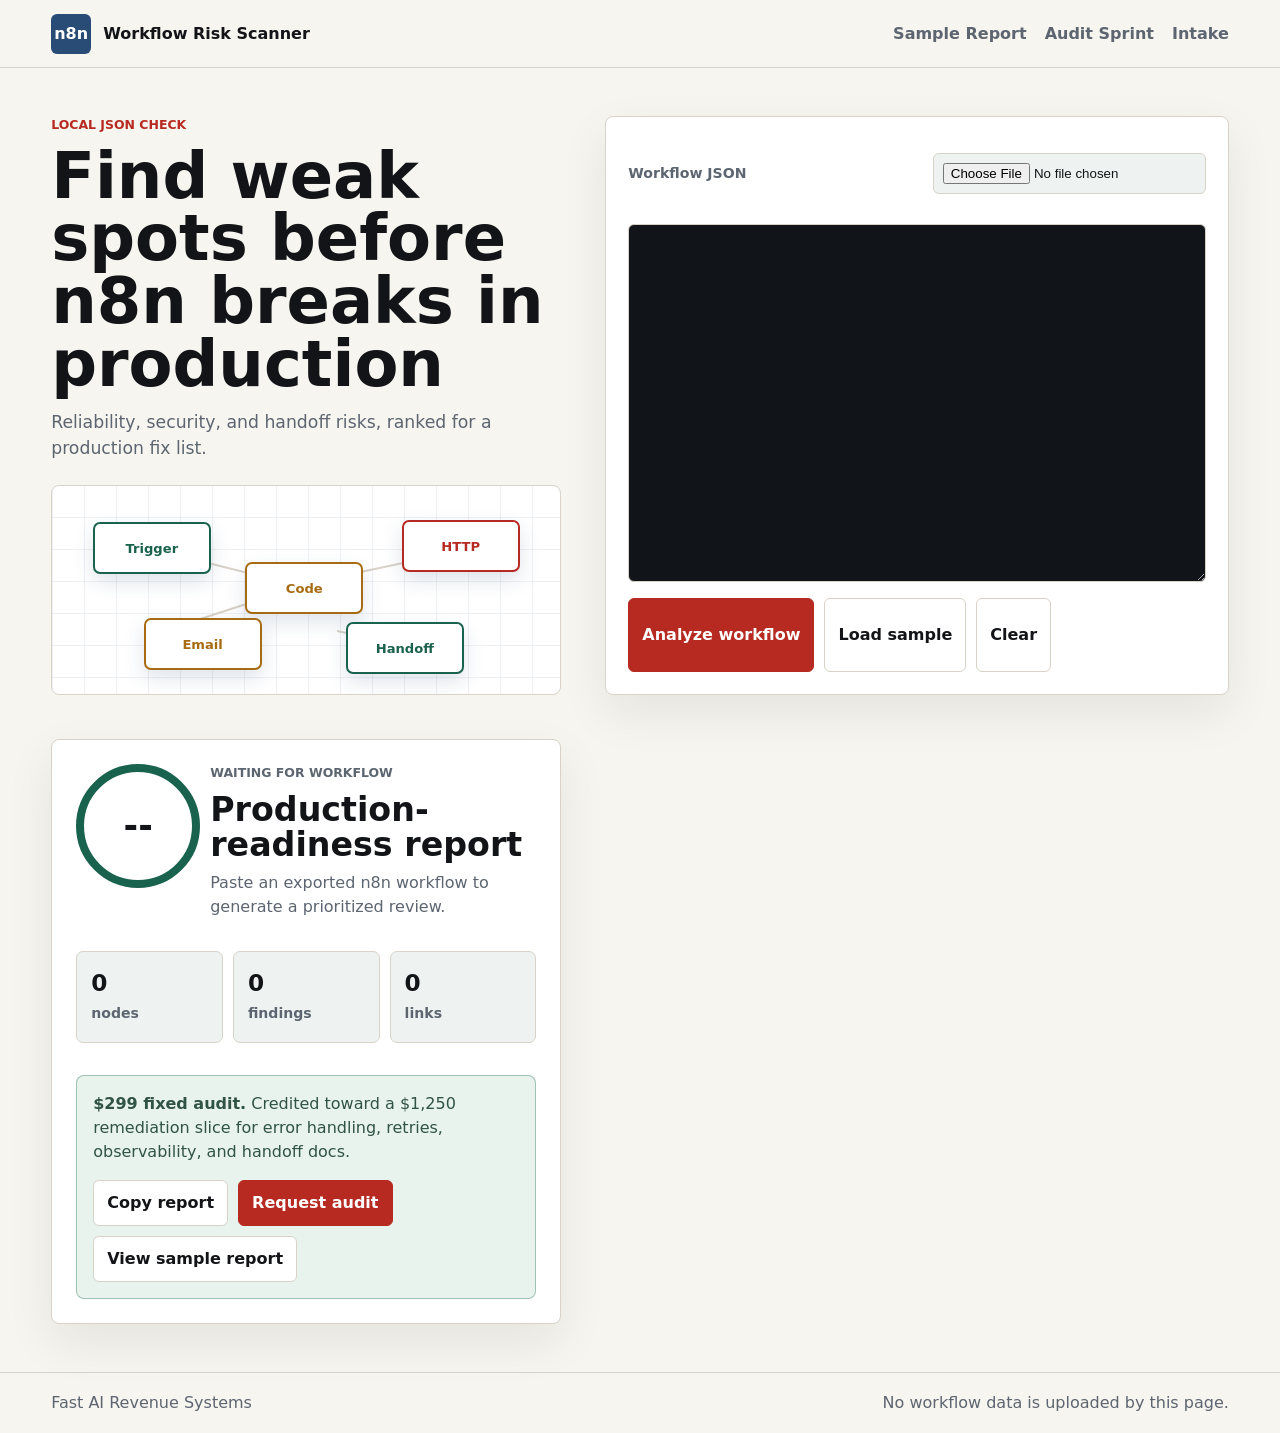
<file: n8n-audit/index.html>
<!doctype html>
<html lang="en">
  <head>
    <meta charset="utf-8">
    <meta name="viewport" content="width=device-width, initial-scale=1">
    <title>n8n Workflow Risk Scanner</title>
    <meta name="description" content="Browser-side n8n workflow risk scanner for production readiness checks.">
    <link rel="icon" href="data:,">
    <style>
      :root {
        --ink: #121417;
        --muted: #5c6570;
        --paper: #f7f5ef;
        --panel: #ffffff;
        --line: #d8d2c8;
        --red: #b72a21;
        --green: #19624d;
        --gold: #a76b12;
        --blue: #294c77;
        --soft: #eef3f1;
      }

      * { box-sizing: border-box; }

      body {
        margin: 0;
        background: var(--paper);
        color: var(--ink);
        font-family: Inter, ui-sans-serif, system-ui, -apple-system, BlinkMacSystemFont, "Segoe UI", sans-serif;
        line-height: 1.5;
      }

      a { color: inherit; text-decoration: none; }

      header,
      main,
      footer {
        padding-inline: clamp(16px, 4vw, 52px);
      }

      header {
        display: flex;
        align-items: center;
        justify-content: space-between;
        min-height: 68px;
        border-bottom: 1px solid var(--line);
      }

      .brand {
        display: inline-flex;
        align-items: center;
        gap: 12px;
        font-weight: 850;
      }

      .mark {
        display: grid;
        place-items: center;
        width: 40px;
        height: 40px;
        border-radius: 6px;
        background: var(--blue);
        color: #fff;
      }

      nav {
        display: flex;
        gap: 18px;
        color: var(--muted);
        font-weight: 720;
      }

      main {
        display: grid;
        grid-template-columns: minmax(340px, 0.9fr) minmax(0, 1.1fr);
        gap: clamp(22px, 4vw, 44px);
        min-height: calc(100svh - 126px);
        padding-block: clamp(24px, 4vw, 48px);
      }

      h1,
      h2,
      h3,
      p {
        margin-top: 0;
      }

      h1 {
        max-width: 13ch;
        margin-bottom: 14px;
        font-size: clamp(2.55rem, 5vw, 5.35rem);
        line-height: 0.98;
        letter-spacing: 0;
      }

      h2 {
        margin-bottom: 8px;
        font-size: clamp(1.5rem, 2.6vw, 2.4rem);
        line-height: 1.05;
        letter-spacing: 0;
      }

      h3 {
        margin-bottom: 6px;
        font-size: 1rem;
      }

      .eyebrow {
        margin-bottom: 10px;
        color: var(--red);
        font-size: 0.78rem;
        font-weight: 850;
        letter-spacing: 0;
        text-transform: uppercase;
      }

      .lead {
        max-width: 640px;
        color: var(--muted);
        font-size: 1.08rem;
      }

      .panel {
        border: 1px solid var(--line);
        border-radius: 8px;
        background: var(--panel);
        box-shadow: 0 18px 48px rgba(18, 20, 23, 0.08);
      }

      .scanner {
        display: grid;
        gap: 16px;
        padding: clamp(16px, 3vw, 22px);
      }

      .toolbar,
      .actions,
      .score-row,
      .summary-grid {
        display: flex;
        flex-wrap: wrap;
        gap: 10px;
      }

      .toolbar {
        align-items: center;
        justify-content: space-between;
      }

      label {
        color: var(--muted);
        font-size: 0.88rem;
        font-weight: 760;
      }

      textarea {
        width: 100%;
        min-height: 330px;
        resize: vertical;
        padding: 14px;
        border: 1px solid var(--line);
        border-radius: 6px;
        background: #111418;
        color: #ecf1f4;
        font: 0.88rem/1.55 ui-monospace, SFMono-Regular, Menlo, Consolas, monospace;
      }

      input[type="file"] {
        max-width: 100%;
        padding: 9px;
        border: 1px solid var(--line);
        border-radius: 6px;
        background: var(--soft);
        color: var(--ink);
      }

      button,
      .btn {
        display: inline-flex;
        align-items: center;
        justify-content: center;
        min-height: 42px;
        padding: 10px 13px;
        border: 1px solid var(--line);
        border-radius: 6px;
        background: var(--panel);
        color: var(--ink);
        font: inherit;
        font-weight: 850;
        cursor: pointer;
      }

      button.primary,
      .btn.primary {
        border-color: var(--red);
        background: var(--red);
        color: #fff;
      }

      .btn.green {
        border-color: var(--green);
        background: var(--green);
        color: #fff;
      }

      .visual {
        position: relative;
        min-height: 210px;
        margin-top: 24px;
        border: 1px solid var(--line);
        border-radius: 8px;
        overflow: hidden;
        background:
          linear-gradient(90deg, rgba(41, 76, 119, 0.08) 1px, transparent 1px),
          linear-gradient(0deg, rgba(41, 76, 119, 0.08) 1px, transparent 1px),
          #fff;
        background-size: 32px 32px;
      }

      .node {
        position: absolute;
        display: grid;
        place-items: center;
        width: clamp(86px, 12vw, 118px);
        min-height: 52px;
        padding: 8px;
        border: 2px solid var(--blue);
        border-radius: 7px;
        background: #fff;
        color: var(--blue);
        font-size: 0.82rem;
        font-weight: 850;
        text-align: center;
        box-shadow: 0 8px 20px rgba(41, 76, 119, 0.15);
      }

      .node.warn { border-color: var(--gold); color: var(--gold); }
      .node.fail { border-color: var(--red); color: var(--red); }
      .node.pass { border-color: var(--green); color: var(--green); }

      .n1 { left: 8%; top: 36px; }
      .n2 { left: 38%; top: 76px; }
      .n3 { right: 8%; top: 34px; }
      .n4 { left: 18%; bottom: 24px; }
      .n5 { right: 19%; bottom: 20px; }

      .line {
        position: absolute;
        height: 2px;
        transform-origin: left center;
        background: var(--line);
      }

      .l1 { left: 26%; top: 70px; width: 18%; transform: rotate(14deg); }
      .l2 { left: 56%; top: 90px; width: 22%; transform: rotate(-12deg); }
      .l3 { left: 28%; bottom: 72px; width: 30%; transform: rotate(-18deg); }
      .l4 { right: 26%; bottom: 62px; width: 18%; transform: rotate(12deg); }

      .report {
        display: grid;
        align-content: start;
        gap: 16px;
        padding: clamp(16px, 3vw, 24px);
      }

      .score {
        display: grid;
        place-items: center;
        width: 124px;
        height: 124px;
        border: 8px solid var(--green);
        border-radius: 50%;
        font-size: 2.2rem;
        font-weight: 900;
      }

      .score.low { border-color: var(--red); }
      .score.mid { border-color: var(--gold); }

      .status-copy {
        min-width: min(100%, 320px);
        flex: 1;
      }

      .status-copy p {
        color: var(--muted);
      }

      .summary-grid {
        display: grid;
        grid-template-columns: repeat(3, minmax(0, 1fr));
      }

      .metric {
        min-height: 92px;
        padding: 14px;
        border: 1px solid var(--line);
        border-radius: 7px;
        background: var(--soft);
      }

      .metric strong {
        display: block;
        font-size: 1.45rem;
      }

      .metric span {
        color: var(--muted);
        font-size: 0.88rem;
        font-weight: 740;
      }

      .findings {
        display: grid;
        gap: 10px;
      }

      .finding {
        display: grid;
        grid-template-columns: 86px minmax(0, 1fr);
        gap: 12px;
        padding: 14px;
        border: 1px solid var(--line);
        border-radius: 7px;
        background: #fff;
      }

      .severity {
        align-self: start;
        padding: 4px 7px;
        border-radius: 5px;
        background: var(--soft);
        color: var(--blue);
        font-size: 0.76rem;
        font-weight: 900;
        text-align: center;
        text-transform: uppercase;
      }

      .severity.high { background: #ffe5e0; color: var(--red); }
      .severity.med { background: #fff0d3; color: var(--gold); }
      .severity.low { background: #e3f4ee; color: var(--green); }

      .finding p {
        margin-bottom: 0;
        color: var(--muted);
      }

      .cta {
        padding: 16px;
        border: 1px solid rgba(25, 98, 77, 0.35);
        border-radius: 8px;
        background: #e8f3ed;
      }

      .cta p {
        color: #315247;
      }

      footer {
        display: flex;
        justify-content: space-between;
        gap: 16px;
        min-height: 58px;
        padding-block: 18px;
        border-top: 1px solid var(--line);
        color: var(--muted);
      }

      @media (max-width: 980px) {
        main {
          grid-template-columns: 1fr;
        }

        .visual {
          min-height: 180px;
        }
      }

      @media (max-width: 680px) {
        header,
        footer {
          align-items: flex-start;
          flex-direction: column;
        }

        nav {
          overflow-x: auto;
          width: 100%;
          padding-bottom: 3px;
        }

        h1 {
          max-width: 100%;
        }

        .summary-grid {
          grid-template-columns: 1fr;
        }

        .finding {
          grid-template-columns: 1fr;
        }

        .node {
          width: 82px;
          font-size: 0.72rem;
        }
      }
    </style>
  </head>
  <body>
    <header>
      <a class="brand" href="../">
        <span class="mark">n8n</span>
        <span>Workflow Risk Scanner</span>
      </a>
      <nav aria-label="Main navigation">
        <a href="sample-report.html">Sample Report</a>
        <a href="../workflow-sprint/">Audit Sprint</a>
        <a href="https://github.com/anonymusk7/fast-ai-revenue-systems/issues/new?title=n8n%20workflow%20audit%20request&body=Please%20review%20one%20n8n%20workflow%20for%20the%20fixed%20%24299%20audit.%0A%0AWorkflow%20or%20process%20summary%3A%0A%0APreferred%20next%20step%3A%0A%0ANote%3A%20do%20not%20paste%20secrets%2C%20credentials%2C%20or%20private%20customer%20data.">Intake</a>
      </nav>
    </header>

    <main>
      <section>
        <p class="eyebrow">Local JSON check</p>
        <h1>Find weak spots before n8n breaks in production</h1>
        <p class="lead">Reliability, security, and handoff risks, ranked for a production fix list.</p>
        <div class="visual" aria-label="Workflow risk map">
          <span class="line l1"></span>
          <span class="line l2"></span>
          <span class="line l3"></span>
          <span class="line l4"></span>
          <span class="node pass n1">Trigger</span>
          <span class="node warn n2">Code</span>
          <span class="node fail n3">HTTP</span>
          <span class="node warn n4">Email</span>
          <span class="node pass n5">Handoff</span>
        </div>
      </section>

      <section class="panel scanner" aria-label="Workflow scanner">
        <div class="toolbar">
          <label for="workflowInput">Workflow JSON</label>
          <input id="fileInput" type="file" accept=".json,application/json">
        </div>
        <textarea id="workflowInput" spellcheck="false"></textarea>
        <div class="actions">
          <button class="primary" id="analyzeBtn" type="button">Analyze workflow</button>
          <button id="sampleBtn" type="button">Load sample</button>
          <button id="clearBtn" type="button">Clear</button>
        </div>
      </section>

      <section class="panel report" aria-label="Workflow report">
        <div class="score-row">
          <div class="score" id="score">--</div>
          <div class="status-copy">
            <p class="eyebrow" id="status">Waiting for workflow</p>
            <h2 id="headline">Production-readiness report</h2>
            <p id="summary">Paste an exported n8n workflow to generate a prioritized review.</p>
          </div>
        </div>

        <div class="summary-grid">
          <div class="metric">
            <strong id="nodeCount">0</strong>
            <span>nodes</span>
          </div>
          <div class="metric">
            <strong id="riskCount">0</strong>
            <span>findings</span>
          </div>
          <div class="metric">
            <strong id="edgeCount">0</strong>
            <span>links</span>
          </div>
        </div>

        <div class="findings" id="findings"></div>

        <div class="cta">
          <p><strong>$299 fixed audit.</strong> Credited toward a $1,250 remediation slice for error handling, retries, observability, and handoff docs.</p>
          <div class="actions">
            <button class="green" id="copyBtn" type="button">Copy report</button>
            <a class="btn primary" id="intakeBtn" href="https://github.com/anonymusk7/fast-ai-revenue-systems/issues/new?title=n8n%20workflow%20audit%20request&body=Please%20review%20one%20n8n%20workflow%20for%20the%20fixed%20%24299%20audit.%0A%0AWorkflow%20or%20process%20summary%3A%0A%0APreferred%20next%20step%3A%0A%0ANote%3A%20do%20not%20paste%20secrets%2C%20credentials%2C%20or%20private%20customer%20data.">Request audit</a>
            <a class="btn" href="sample-report.html">View sample report</a>
          </div>
        </div>
      </section>
    </main>

    <footer>
      <span>Fast AI Revenue Systems</span>
      <span>No workflow data is uploaded by this page.</span>
    </footer>

    <script>
      const input = document.querySelector("#workflowInput");
      const fileInput = document.querySelector("#fileInput");
      const analyzeBtn = document.querySelector("#analyzeBtn");
      const sampleBtn = document.querySelector("#sampleBtn");
      const clearBtn = document.querySelector("#clearBtn");
      const copyBtn = document.querySelector("#copyBtn");
      const intakeBtn = document.querySelector("#intakeBtn");
      const scoreEl = document.querySelector("#score");
      const statusEl = document.querySelector("#status");
      const headlineEl = document.querySelector("#headline");
      const summaryEl = document.querySelector("#summary");
      const nodeCountEl = document.querySelector("#nodeCount");
      const riskCountEl = document.querySelector("#riskCount");
      const edgeCountEl = document.querySelector("#edgeCount");
      const findingsEl = document.querySelector("#findings");

      const sampleWorkflow = {
        name: "Lead intake to CRM",
        nodes: [
          { id: "1", name: "Webhook", type: "n8n-nodes-base.webhook", parameters: { httpMethod: "POST", path: "lead-intake" } },
          { id: "2", name: "Normalize", type: "n8n-nodes-base.code", parameters: { jsCode: "return items.map(item => item);" } },
          { id: "3", name: "Enrich Lead", type: "n8n-nodes-base.httpRequest", parameters: { method: "POST", url: "https://api.example.com/enrich?api_key=demo" } },
          { id: "4", name: "Send Email", type: "n8n-nodes-base.emailSend", parameters: { subject: "New lead" } }
        ],
        connections: {
          Webhook: { main: [[{ node: "Normalize", type: "main", index: 0 }]] },
          Normalize: { main: [[{ node: "Enrich Lead", type: "main", index: 0 }]] },
          "Enrich Lead": { main: [[{ node: "Send Email", type: "main", index: 0 }]] }
        },
        settings: {}
      };

      let latestReport = "";
      const intakeBase = "https://github.com/anonymusk7/fast-ai-revenue-systems/issues/new";

      function countEdges(connections) {
        if (!connections || typeof connections !== "object") return 0;
        return Object.values(connections).reduce((sum, groups) => {
          if (!groups || typeof groups !== "object") return sum;
          return sum + Object.values(groups).flat(2).filter(Boolean).length;
        }, 0);
      }

      function textSearch(value, regex) {
        try {
          return regex.test(JSON.stringify(value));
        } catch {
          return false;
        }
      }

      function connectedNodeNames(connections) {
        const names = new Set();
        if (!connections || typeof connections !== "object") return names;
        for (const [source, groups] of Object.entries(connections)) {
          names.add(source);
          for (const branch of Object.values(groups || {})) {
            for (const link of branch.flat(2).filter(Boolean)) {
              if (link.node) names.add(link.node);
            }
          }
        }
        return names;
      }

      function addFinding(findings, severity, title, detail, weight) {
        findings.push({ severity, title, detail, weight });
      }

      function analyze(workflow) {
        const nodes = Array.isArray(workflow) ? workflow : workflow.nodes || [];
        const settings = workflow.settings || {};
        const connections = workflow.connections || {};
        const findings = [];
        const types = nodes.map((node) => String(node.type || "").toLowerCase());
        const names = nodes.map((node) => String(node.name || ""));
        const connected = connectedNodeNames(connections);
        const httpNodes = nodes.filter((node) => String(node.type || "").toLowerCase().includes("httprequest"));
        const webhookNodes = nodes.filter((node) => String(node.type || "").toLowerCase().includes("webhook"));
        const codeNodes = nodes.filter((node) => String(node.type || "").toLowerCase().includes("code") || String(node.type || "").toLowerCase().includes("function"));
        const aiNodes = nodes.filter((node) => /openai|anthropic|lm|chain|agent|textclassifier|informationextractor/i.test(node.type || node.name || ""));
        const emailNodes = nodes.filter((node) => /email|gmail|outlook|sendgrid|mailgun|smtp/i.test(node.type || node.name || ""));

        if (!nodes.length) addFinding(findings, "high", "No nodes found", "The JSON did not look like a workflow export with a nodes array.", 35);
        if (!types.some((type) => /trigger|webhook|cron|schedule|manualtrigger/.test(type))) {
          addFinding(findings, "med", "Trigger boundary is unclear", "No trigger-like node was detected, so ownership of the workflow entry point may be ambiguous.", 12);
        }
        if (!settings.errorWorkflow && !types.some((type) => type.includes("errortrigger"))) {
          addFinding(findings, "high", "No workflow-level error path", "A production workflow should have an error workflow or explicit failure route for critical branches.", 18);
        }
        if (!settings.executionTimeout && nodes.length > 4) {
          addFinding(findings, "med", "No execution timeout", "Long or multi-step workflows should define a timeout to avoid stuck executions and hidden cost drift.", 8);
        }
        if (httpNodes.some((node) => !node.retryOnFail && !node.continueOnFail && !node.onError)) {
          addFinding(findings, "high", "HTTP requests lack retry/failure policy", "At least one HTTP node appears to run without retry, continue-on-fail, or explicit error behavior.", 16);
        }
        if (webhookNodes.some((node) => !node.parameters || !node.parameters.authentication || node.parameters.authentication === "none")) {
          addFinding(findings, "high", "Webhook authentication risk", "A webhook node appears to accept requests without an authentication mode in the export.", 18);
        }
        if (emailNodes.length && !types.some((type) => /wait|splitinbatches|limiter|merge/.test(type))) {
          addFinding(findings, "med", "Email throughput guard not visible", "Email workflows usually need batching, waits, or a queue so a bad input does not flood recipients.", 10);
        }
        if (aiNodes.length && !types.some((type) => /if|switch|filter|compare/.test(type))) {
          addFinding(findings, "med", "AI output gate not visible", "AI nodes should usually feed a deterministic gate before CRM, email, billing, or customer-facing actions.", 11);
        }
        if (codeNodes.length && !textSearch(codeNodes, /try\s*{|catch\s*\(/i)) {
          addFinding(findings, "med", "Code node has no visible exception handling", "Custom code should catch and annotate failures before passing data downstream.", 9);
        }
        if (textSearch(workflow, /(api[_-]?key|secret|token|password)=?[A-Za-z0-9_\-]{6,}/i)) {
          addFinding(findings, "high", "Possible secret in export", "The JSON contains text shaped like a key, token, secret, or password. Move secrets into n8n credentials.", 20);
        }
        if (!nodes.some((node) => node.notes || node.notesInFlow || /stickyNote/i.test(node.type || ""))) {
          addFinding(findings, "low", "Sparse handoff notes", "No sticky notes or node notes were detected, which makes maintenance harder after launch.", 5);
        }
        const disconnected = names.filter((name) => name && !connected.has(name));
        if (nodes.length > 1 && disconnected.length) {
          addFinding(findings, "low", "Disconnected nodes", `${disconnected.slice(0, 4).join(", ")}${disconnected.length > 4 ? "..." : ""} did not appear in the connection graph.`, 6);
        }

        const score = Math.max(0, Math.min(100, 100 - findings.reduce((sum, finding) => sum + finding.weight, 0)));
        return {
          score,
          nodes: nodes.length,
          edges: countEdges(connections),
          findings
        };
      }

      function render(report) {
        scoreEl.textContent = report.score;
        scoreEl.classList.toggle("low", report.score < 60);
        scoreEl.classList.toggle("mid", report.score >= 60 && report.score < 82);
        nodeCountEl.textContent = report.nodes;
        riskCountEl.textContent = report.findings.length;
        edgeCountEl.textContent = report.edges;

        const status = report.score >= 82 ? "Low risk" : report.score >= 60 ? "Needs hardening" : "High risk";
        statusEl.textContent = status;
        headlineEl.textContent = report.findings.length ? "Prioritized findings" : "No major risk patterns detected";
        summaryEl.textContent = report.findings.length
          ? "Fix high-severity items first, then add handoff notes and monitoring before client or internal production use."
          : "This scanner is heuristic, but the export did not trip its core production-risk checks.";

        findingsEl.innerHTML = "";
        const findings = report.findings.length ? report.findings : [{
          severity: "low",
          title: "Manual review still required",
          detail: "Credentials, live executions, data quality, and exact business rules need environment-level review.",
          weight: 0
        }];
        for (const finding of findings) {
          const item = document.createElement("article");
          item.className = "finding";
          item.innerHTML = `
            <span class="severity ${finding.severity === "high" ? "high" : finding.severity === "med" ? "med" : "low"}">${finding.severity}</span>
            <div>
              <h3>${finding.title}</h3>
              <p>${finding.detail}</p>
            </div>
          `;
          findingsEl.appendChild(item);
        }

        latestReport = [
          `n8n workflow risk score: ${report.score}/100`,
          `Nodes: ${report.nodes}`,
          `Links: ${report.edges}`,
          `Findings: ${report.findings.length}`,
          "",
          ...findings.map((finding) => `- [${finding.severity.toUpperCase()}] ${finding.title}: ${finding.detail}`)
        ].join("\n");
        const issueBody = [
          "Please review one n8n workflow for the fixed $299 audit.",
          "",
          "Scanner output:",
          latestReport.slice(0, 5500),
          "",
          "Preferred next step:",
          "",
          "Note: do not paste secrets, credentials, or private customer data."
        ].join("\n");
        intakeBtn.href = `${intakeBase}?title=${encodeURIComponent("n8n workflow audit request")}&body=${encodeURIComponent(issueBody)}`;
      }

      function runAnalyze() {
        try {
          const workflow = JSON.parse(input.value);
          render(analyze(workflow));
        } catch (error) {
          scoreEl.textContent = "--";
          statusEl.textContent = "Invalid JSON";
          headlineEl.textContent = "Parser stopped";
          summaryEl.textContent = error.message;
          nodeCountEl.textContent = "0";
          riskCountEl.textContent = "1";
          edgeCountEl.textContent = "0";
          findingsEl.innerHTML = '<article class="finding"><span class="severity high">high</span><div><h3>JSON parse error</h3><p>Export the workflow as JSON or paste the complete object.</p></div></article>';
        }
      }

      fileInput.addEventListener("change", async (event) => {
        const [file] = event.target.files;
        if (!file) return;
        input.value = await file.text();
        runAnalyze();
      });

      analyzeBtn.addEventListener("click", runAnalyze);
      sampleBtn.addEventListener("click", () => {
        input.value = JSON.stringify(sampleWorkflow, null, 2);
        runAnalyze();
      });
      clearBtn.addEventListener("click", () => {
        input.value = "";
        latestReport = "";
        render({ score: 0, nodes: 0, edges: 0, findings: [] });
        scoreEl.textContent = "--";
        statusEl.textContent = "Waiting for workflow";
        headlineEl.textContent = "Production-readiness report";
        summaryEl.textContent = "Paste an exported n8n workflow to generate a prioritized review.";
      });
      copyBtn.addEventListener("click", async () => {
        if (!latestReport) return;
        await navigator.clipboard.writeText(latestReport);
        copyBtn.textContent = "Copied";
        window.setTimeout(() => { copyBtn.textContent = "Copy report"; }, 1400);
      });
    </script>
  </body>
</html>
</file>
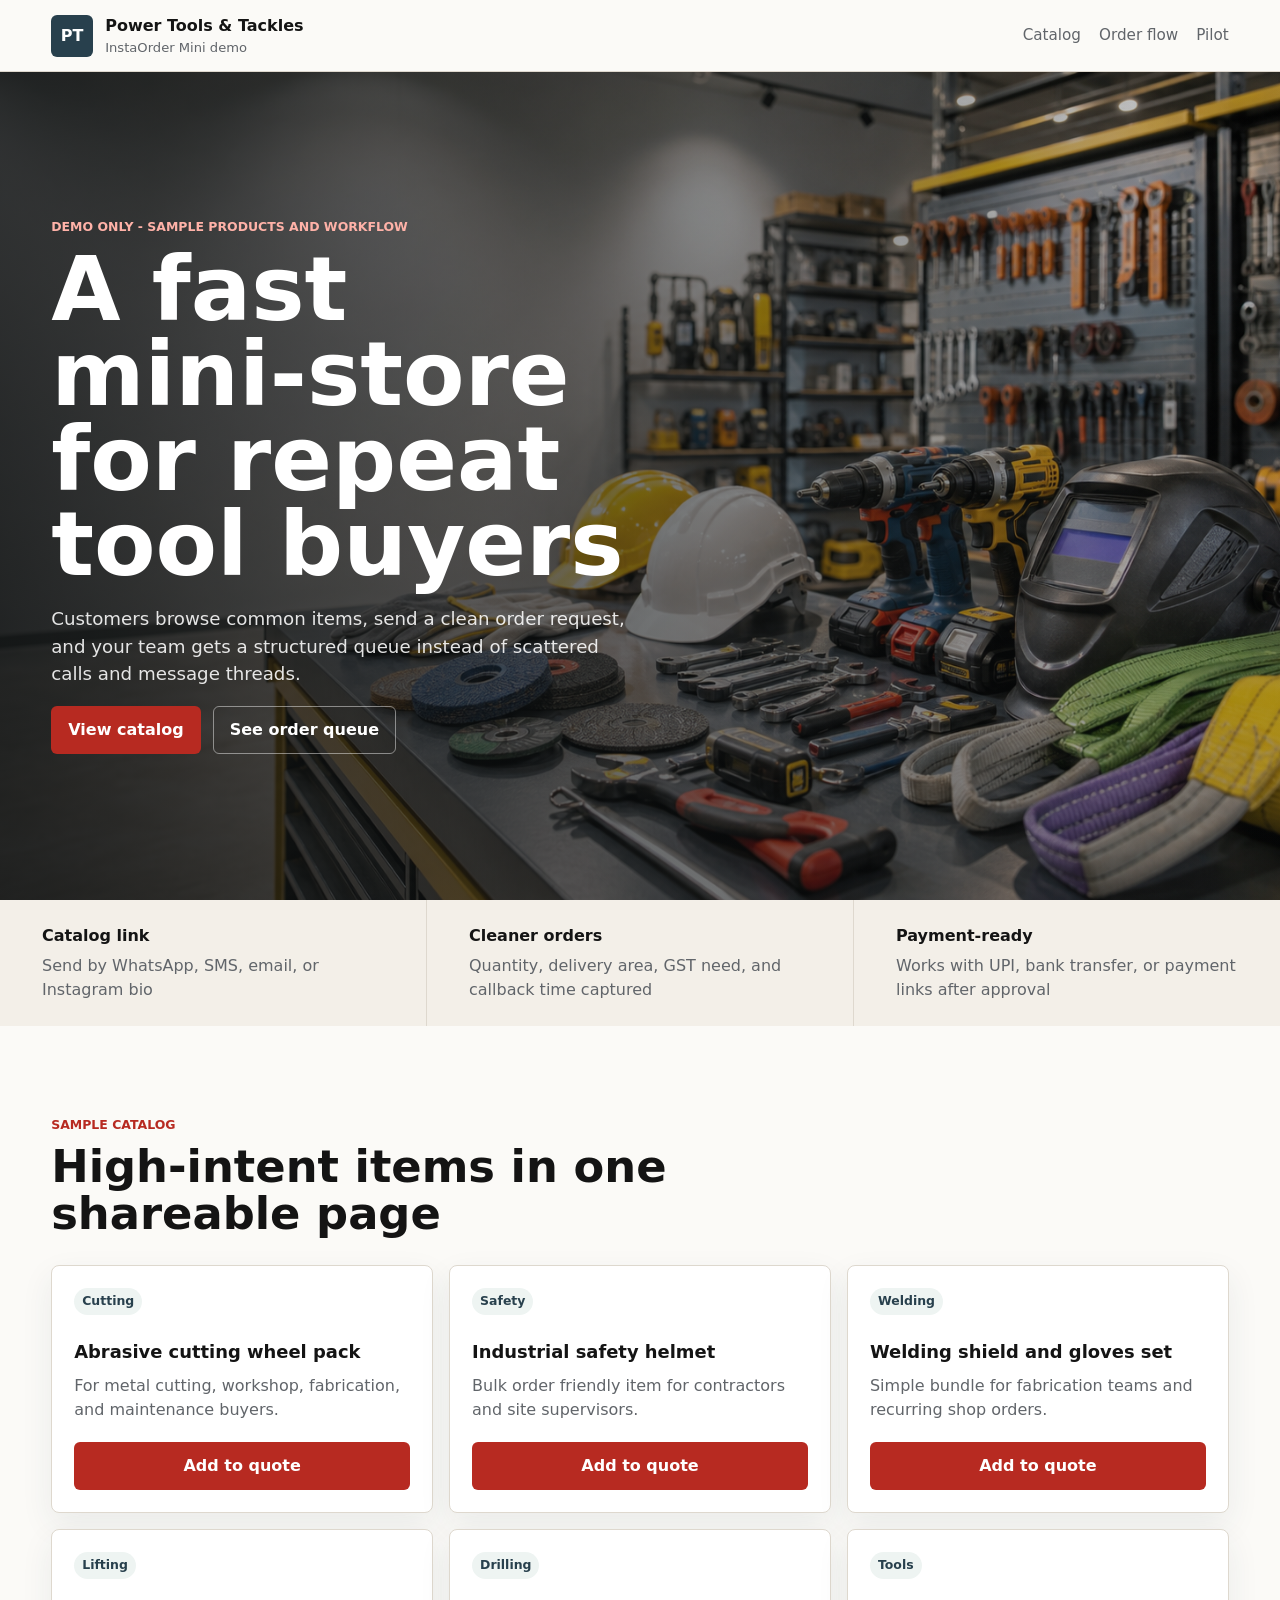
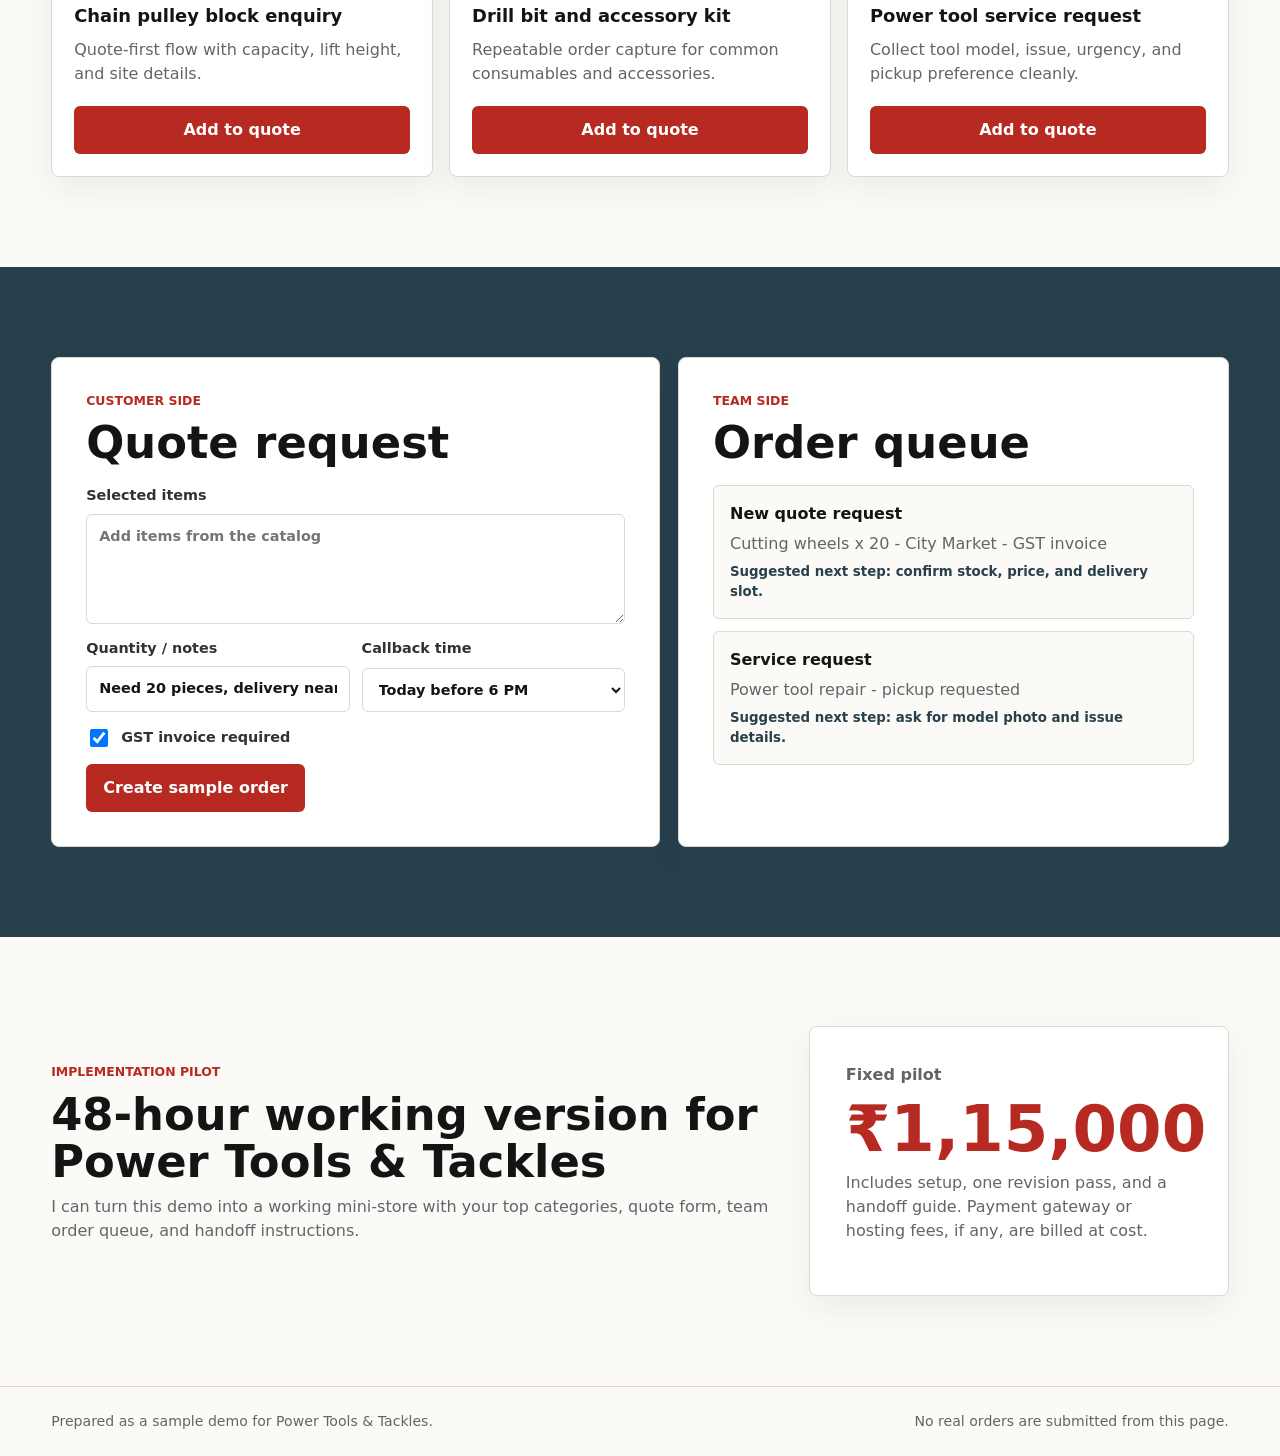
<file: power-tools/index.html>
<!doctype html>
<html lang="en">
  <head>
    <meta charset="utf-8">
    <meta name="viewport" content="width=device-width, initial-scale=1">
    <title>Power Tools & Tackles - InstaOrder Mini Demo</title>
    <meta name="description" content="A sample mini-store and order capture demo for Power Tools & Tackles.">
    <link rel="stylesheet" href="styles.css">
  </head>
  <body>
    <header class="topbar">
      <a class="brand" href="#top" aria-label="Power Tools & Tackles demo home">
        <span class="brand-mark">PT</span>
        <span>
          <strong>Power Tools & Tackles</strong>
          <small>InstaOrder Mini demo</small>
        </span>
      </a>
      <nav aria-label="Demo navigation">
        <a href="#catalog">Catalog</a>
        <a href="#orders">Order flow</a>
        <a href="#pilot">Pilot</a>
      </nav>
    </header>

    <main id="top">
      <section class="hero">
        <img src="power-tools-hero.png" alt="" class="hero-img">
        <div class="hero-overlay"></div>
        <div class="hero-copy">
          <p class="eyebrow">Demo only - sample products and workflow</p>
          <h1>A fast mini-store for repeat tool buyers</h1>
          <p>
            Customers browse common items, send a clean order request, and your team
            gets a structured queue instead of scattered calls and message threads.
          </p>
          <div class="hero-actions">
            <a class="btn primary" href="#catalog">View catalog</a>
            <a class="btn secondary" href="#orders">See order queue</a>
          </div>
        </div>
      </section>

      <section class="strip" aria-label="Key outcomes">
        <div>
          <strong>Catalog link</strong>
          <span>Send by WhatsApp, SMS, email, or Instagram bio</span>
        </div>
        <div>
          <strong>Cleaner orders</strong>
          <span>Quantity, delivery area, GST need, and callback time captured</span>
        </div>
        <div>
          <strong>Payment-ready</strong>
          <span>Works with UPI, bank transfer, or payment links after approval</span>
        </div>
      </section>

      <section class="section intro" id="catalog">
        <div class="section-head">
          <p class="eyebrow">Sample catalog</p>
          <h2>High-intent items in one shareable page</h2>
        </div>
        <div class="catalog-grid">
          <article class="product-card">
            <span class="tag">Cutting</span>
            <h3>Abrasive cutting wheel pack</h3>
            <p>For metal cutting, workshop, fabrication, and maintenance buyers.</p>
            <button data-product="Abrasive cutting wheel pack">Add to quote</button>
          </article>
          <article class="product-card">
            <span class="tag">Safety</span>
            <h3>Industrial safety helmet</h3>
            <p>Bulk order friendly item for contractors and site supervisors.</p>
            <button data-product="Industrial safety helmet">Add to quote</button>
          </article>
          <article class="product-card">
            <span class="tag">Welding</span>
            <h3>Welding shield and gloves set</h3>
            <p>Simple bundle for fabrication teams and recurring shop orders.</p>
            <button data-product="Welding shield and gloves set">Add to quote</button>
          </article>
          <article class="product-card">
            <span class="tag">Lifting</span>
            <h3>Chain pulley block enquiry</h3>
            <p>Quote-first flow with capacity, lift height, and site details.</p>
            <button data-product="Chain pulley block enquiry">Add to quote</button>
          </article>
          <article class="product-card">
            <span class="tag">Drilling</span>
            <h3>Drill bit and accessory kit</h3>
            <p>Repeatable order capture for common consumables and accessories.</p>
            <button data-product="Drill bit and accessory kit">Add to quote</button>
          </article>
          <article class="product-card">
            <span class="tag">Tools</span>
            <h3>Power tool service request</h3>
            <p>Collect tool model, issue, urgency, and pickup preference cleanly.</p>
            <button data-product="Power tool service request">Add to quote</button>
          </article>
        </div>
      </section>

      <section class="section order-section" id="orders">
        <div class="order-panel">
          <div class="section-head compact">
            <p class="eyebrow">Customer side</p>
            <h2>Quote request</h2>
          </div>
          <form id="quote-form">
            <label>
              Selected items
              <textarea id="selected-items" rows="4" placeholder="Add items from the catalog"></textarea>
            </label>
            <div class="form-row">
              <label>
                Quantity / notes
                <input id="quantity" type="text" value="Need 20 pieces, delivery near City Market">
              </label>
              <label>
                Callback time
                <select id="callback">
                  <option>Today before 6 PM</option>
                  <option>Tomorrow morning</option>
                  <option>Send price by email</option>
                </select>
              </label>
            </div>
            <label class="check">
              <input id="gst" type="checkbox" checked>
              GST invoice required
            </label>
            <button class="btn primary submit" type="submit">Create sample order</button>
          </form>
        </div>

        <div class="order-panel queue">
          <div class="section-head compact">
            <p class="eyebrow">Team side</p>
            <h2>Order queue</h2>
          </div>
          <div class="queue-list" id="queue-list">
            <article>
              <strong>New quote request</strong>
              <span>Cutting wheels x 20 - City Market - GST invoice</span>
              <small>Suggested next step: confirm stock, price, and delivery slot.</small>
            </article>
            <article>
              <strong>Service request</strong>
              <span>Power tool repair - pickup requested</span>
              <small>Suggested next step: ask for model photo and issue details.</small>
            </article>
          </div>
        </div>
      </section>

      <section class="section pilot" id="pilot">
        <div class="pilot-copy">
          <p class="eyebrow">Implementation pilot</p>
          <h2>48-hour working version for Power Tools & Tackles</h2>
          <p>
            I can turn this demo into a working mini-store with your top categories,
            quote form, team order queue, and handoff instructions.
          </p>
        </div>
        <div class="price-box">
          <span>Fixed pilot</span>
          <strong>₹1,15,000</strong>
          <p>Includes setup, one revision pass, and a handoff guide. Payment gateway or hosting fees, if any, are billed at cost.</p>
        </div>
      </section>
    </main>

    <footer>
      <span>Prepared as a sample demo for Power Tools & Tackles.</span>
      <span>No real orders are submitted from this page.</span>
    </footer>

    <script src="app.js"></script>
  </body>
</html>
</file>
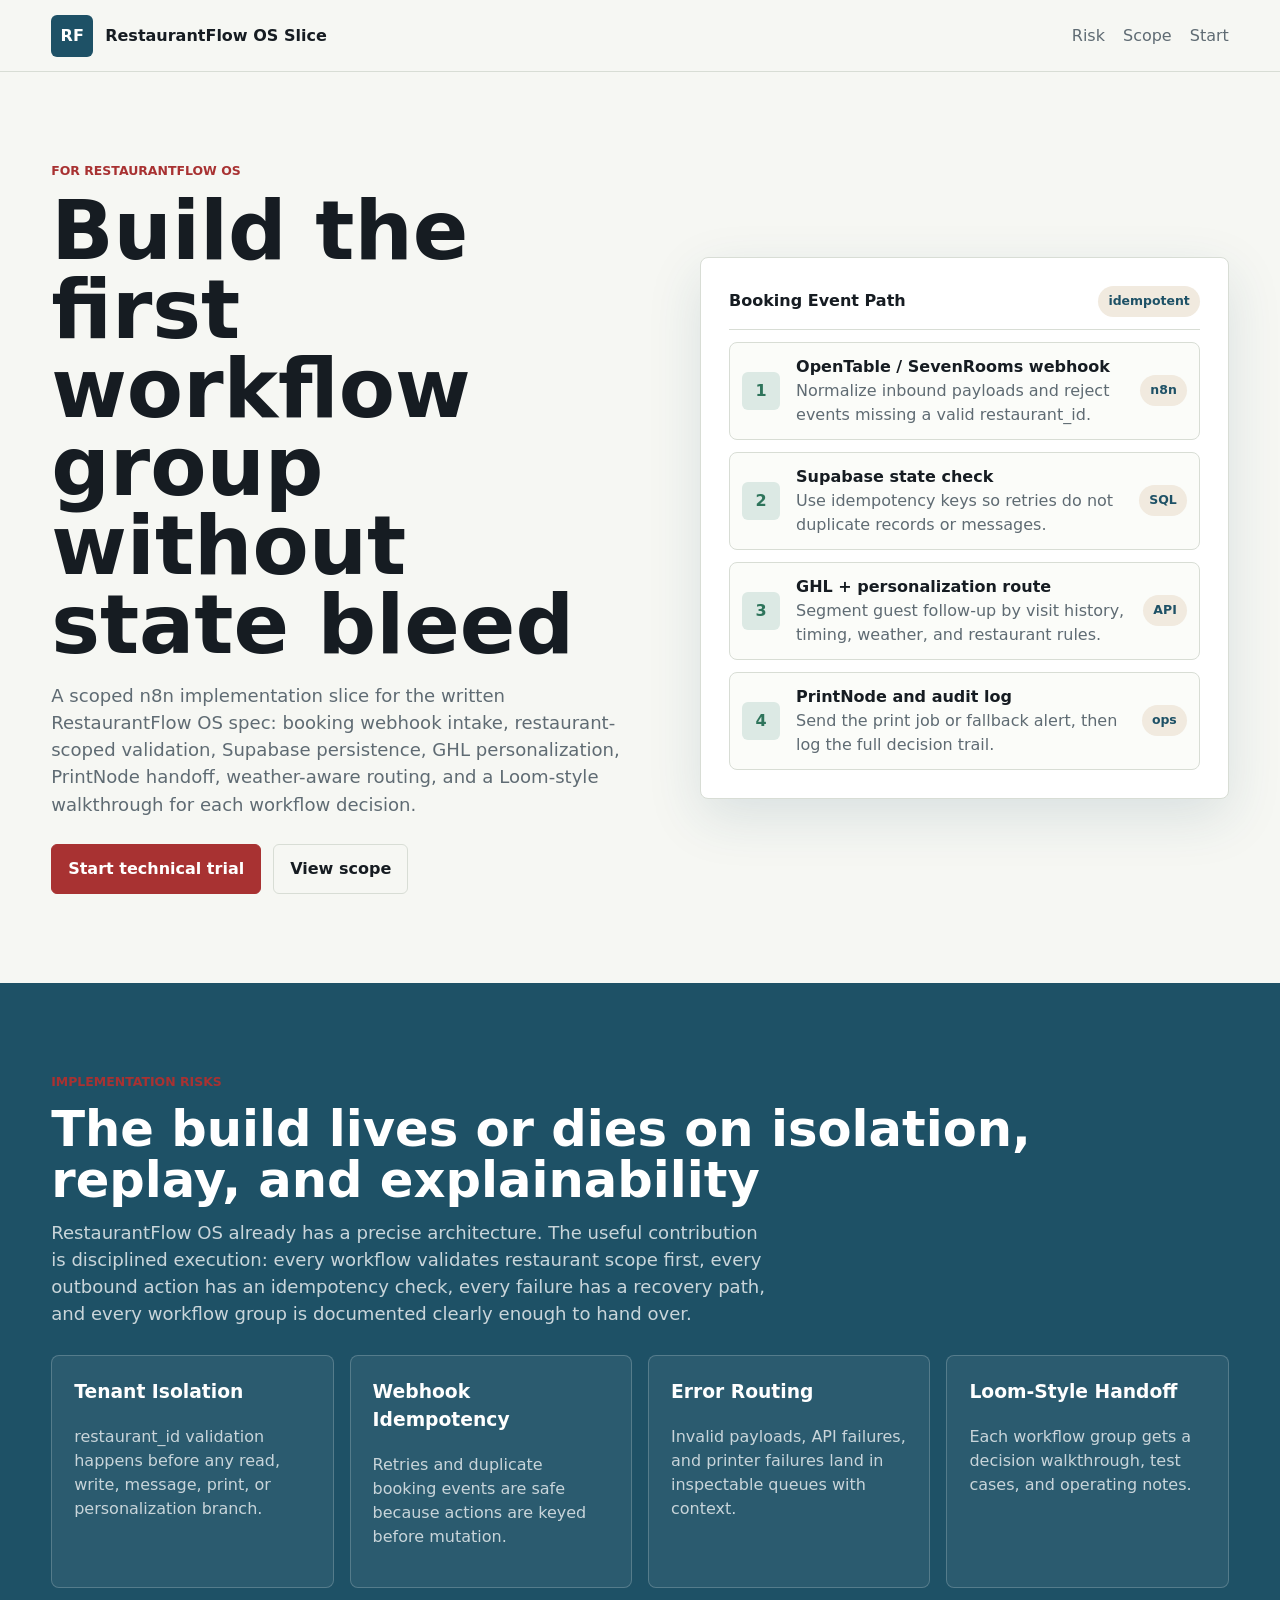
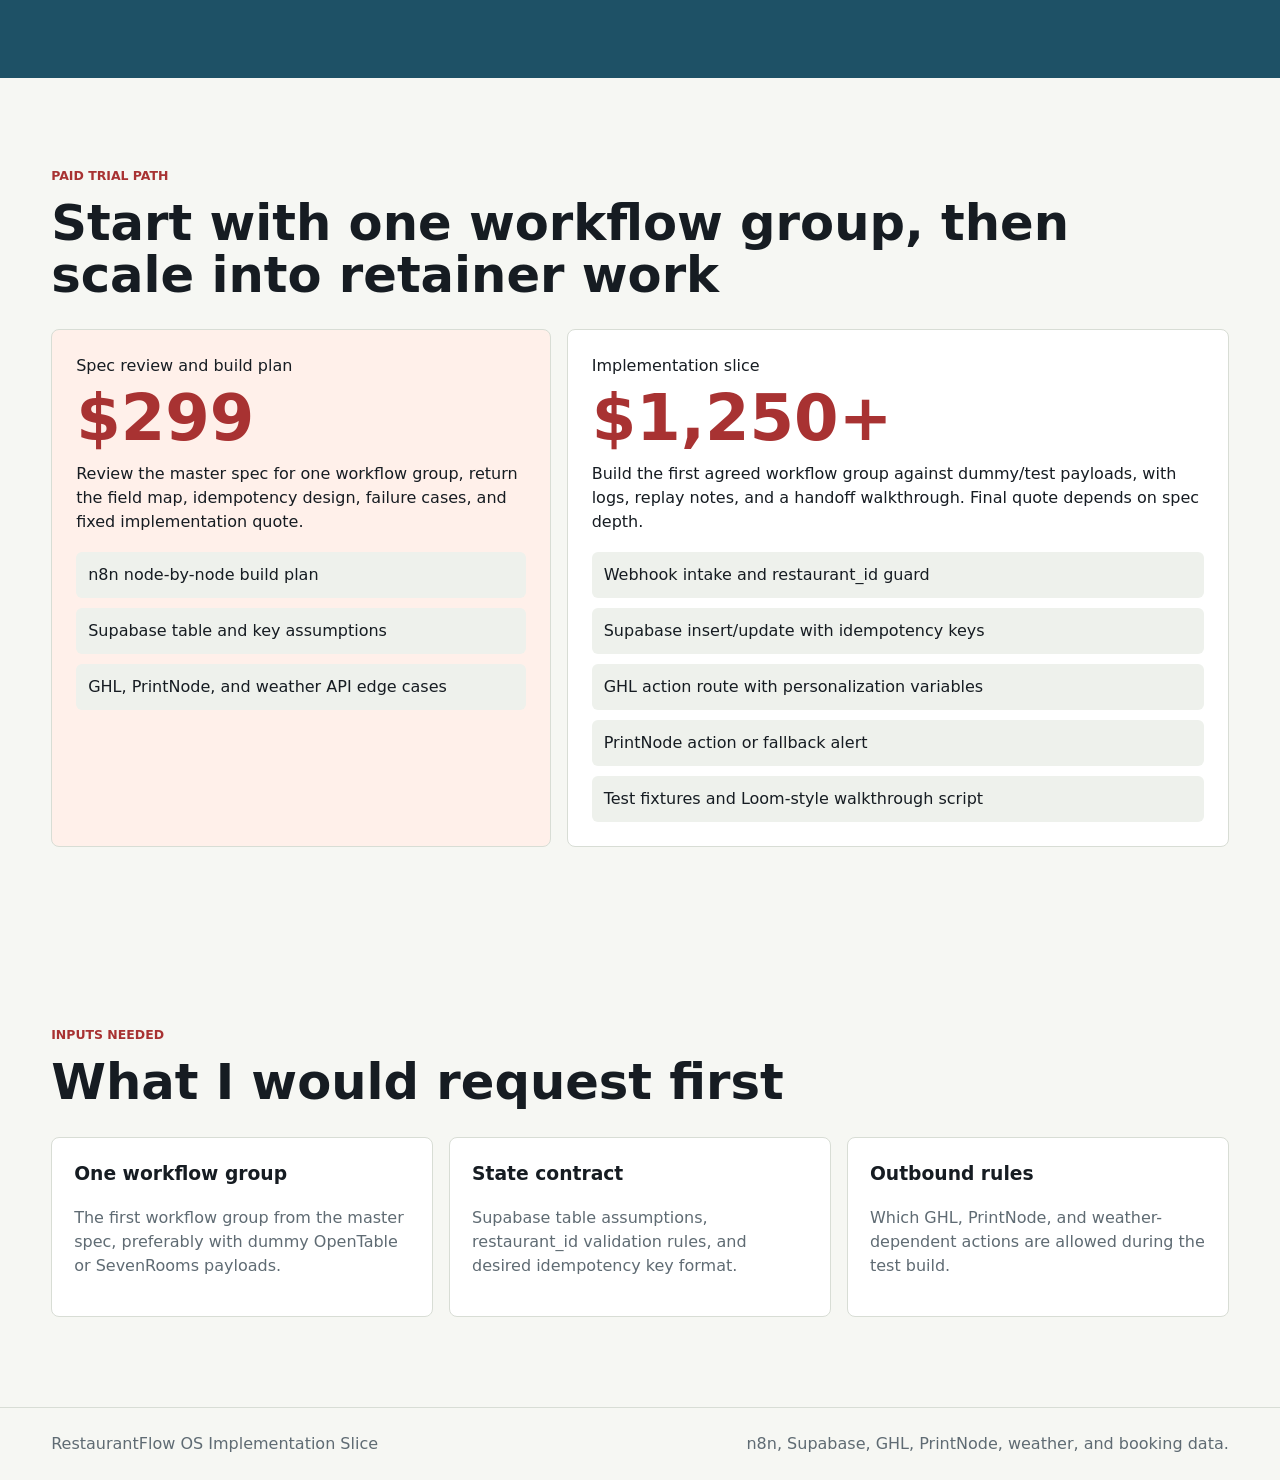
<file: restaurantflow-proposal/index.html>
<!doctype html>
<html lang="en">
  <head>
    <meta charset="utf-8">
    <meta name="viewport" content="width=device-width, initial-scale=1">
    <title>RestaurantFlow OS n8n Implementation Slice</title>
    <meta name="description" content="A scoped n8n implementation slice for RestaurantFlow OS: per-restaurant isolation, idempotent booking webhooks, Supabase records, GHL personalization, PrintNode, and weather-aware workflows.">
    <style>
      :root {
        --ink: #161c22;
        --muted: #5f6b73;
        --paper: #f6f7f3;
        --panel: #ffffff;
        --line: #d8ddd5;
        --accent: #a83232;
        --blue: #1e5166;
        --green: #2e745b;
        --cream: #f1eadf;
      }

      * { box-sizing: border-box; }

      body {
        margin: 0;
        background: var(--paper);
        color: var(--ink);
        font-family: Inter, ui-sans-serif, system-ui, -apple-system, BlinkMacSystemFont, "Segoe UI", sans-serif;
        line-height: 1.5;
      }

      a { color: inherit; text-decoration: none; }

      header, section, footer { padding-inline: clamp(18px, 4vw, 56px); }

      header {
        display: flex;
        align-items: center;
        justify-content: space-between;
        min-height: 72px;
        border-bottom: 1px solid var(--line);
      }

      .brand {
        display: inline-flex;
        align-items: center;
        gap: 12px;
        font-weight: 850;
      }

      .mark {
        display: grid;
        place-items: center;
        width: 42px;
        height: 42px;
        border-radius: 6px;
        background: var(--blue);
        color: #fff;
      }

      nav {
        display: flex;
        gap: 18px;
        color: var(--muted);
      }

      .hero {
        display: grid;
        grid-template-columns: minmax(0, 1.04fr) minmax(330px, 0.96fr);
        gap: clamp(28px, 6vw, 76px);
        align-items: center;
        min-height: calc(100svh - 72px);
        padding-block: clamp(52px, 7vw, 92px);
      }

      .eyebrow {
        margin: 0 0 12px;
        color: var(--accent);
        font-size: 0.78rem;
        font-weight: 850;
        letter-spacing: 0;
        text-transform: uppercase;
      }

      h1, h2, h3, p { margin-top: 0; }

      h1 {
        max-width: 12ch;
        margin-bottom: 18px;
        font-size: clamp(3rem, 6.4vw, 6.2rem);
        line-height: 0.96;
        letter-spacing: 0;
      }

      h2 {
        margin-bottom: 12px;
        font-size: clamp(2rem, 4vw, 3.1rem);
        line-height: 1.04;
        letter-spacing: 0;
      }

      .lead {
        max-width: 720px;
        color: var(--muted);
        font-size: 1.13rem;
      }

      .actions {
        display: flex;
        flex-wrap: wrap;
        gap: 12px;
        margin-top: 26px;
      }

      .btn {
        display: inline-flex;
        align-items: center;
        justify-content: center;
        min-height: 46px;
        padding: 12px 16px;
        border: 1px solid var(--line);
        border-radius: 6px;
        font-weight: 850;
      }

      .btn.primary {
        border-color: var(--accent);
        background: var(--accent);
        color: #fff;
      }

      .ops-board {
        display: grid;
        gap: 12px;
        padding: clamp(18px, 3vw, 28px);
        border: 1px solid var(--line);
        border-radius: 8px;
        background: var(--panel);
        box-shadow: 0 18px 54px rgba(30, 81, 102, 0.13);
      }

      .ops-head {
        display: flex;
        align-items: center;
        justify-content: space-between;
        gap: 12px;
        padding-bottom: 12px;
        border-bottom: 1px solid var(--line);
      }

      .pill {
        padding: 6px 10px;
        border-radius: 999px;
        background: var(--cream);
        color: var(--blue);
        font-size: 0.78rem;
        font-weight: 850;
      }

      .row {
        display: grid;
        grid-template-columns: 42px 1fr auto;
        gap: 12px;
        align-items: center;
        min-height: 66px;
        padding: 12px;
        border: 1px solid var(--line);
        border-radius: 8px;
        background: #fbfcf9;
      }

      .num {
        display: grid;
        place-items: center;
        width: 38px;
        height: 38px;
        border-radius: 6px;
        background: #dce9e4;
        color: var(--green);
        font-weight: 900;
      }

      .row strong { display: block; }

      .row p {
        margin-bottom: 0;
        color: var(--muted);
      }

      .band {
        padding-block: clamp(56px, 7vw, 92px);
        background: var(--blue);
        color: #fff;
      }

      .band .lead { color: rgba(255, 255, 255, 0.76); }

      .grid {
        display: grid;
        grid-template-columns: repeat(4, minmax(0, 1fr));
        gap: 16px;
        margin-top: 28px;
      }

      .tile {
        min-height: 230px;
        padding: 22px;
        border: 1px solid rgba(255, 255, 255, 0.2);
        border-radius: 8px;
        background: rgba(255, 255, 255, 0.06);
      }

      .tile p { color: rgba(255, 255, 255, 0.74); }

      .section { padding-block: clamp(56px, 7vw, 92px); }

      .plans {
        display: grid;
        grid-template-columns: minmax(0, 0.86fr) minmax(0, 1.14fr);
        gap: 16px;
        margin-top: 28px;
      }

      .plan {
        padding: 24px;
        border: 1px solid var(--line);
        border-radius: 8px;
        background: var(--panel);
      }

      .plan.highlight { background: #fff0ea; }

      .price {
        display: block;
        margin: 8px 0 12px;
        color: var(--accent);
        font-size: clamp(2.6rem, 5vw, 4.5rem);
        font-weight: 900;
        line-height: 1;
      }

      .checklist {
        display: grid;
        gap: 10px;
        margin: 18px 0 0;
        padding: 0;
        list-style: none;
      }

      .checklist li {
        padding: 11px 12px;
        border-radius: 6px;
        background: #eef1ec;
      }

      .detail-grid {
        display: grid;
        grid-template-columns: repeat(3, minmax(0, 1fr));
        gap: 16px;
        margin-top: 28px;
      }

      .detail {
        padding: 22px;
        border: 1px solid var(--line);
        border-radius: 8px;
        background: var(--panel);
      }

      .detail p { color: var(--muted); }

      footer {
        display: flex;
        justify-content: space-between;
        gap: 16px;
        padding-block: 24px;
        border-top: 1px solid var(--line);
        color: var(--muted);
      }

      @media (max-width: 1120px) {
        .grid, .detail-grid {
          grid-template-columns: repeat(2, minmax(0, 1fr));
        }
      }

      @media (max-width: 880px) {
        header, footer {
          align-items: flex-start;
          flex-direction: column;
        }

        .hero, .plans, .grid, .detail-grid {
          grid-template-columns: 1fr;
        }

        nav {
          width: 100%;
          overflow-x: auto;
          padding-bottom: 3px;
        }
      }
    </style>
  </head>
  <body>
    <header>
      <a class="brand" href="/fast-ai-revenue-systems/">
        <span class="mark">RF</span>
        <span>RestaurantFlow OS Slice</span>
      </a>
      <nav aria-label="Main navigation">
        <a href="#risk">Risk</a>
        <a href="#scope">Scope</a>
        <a href="#start">Start</a>
      </nav>
    </header>

    <main>
      <section class="hero">
        <div>
          <p class="eyebrow">For RestaurantFlow OS</p>
          <h1>Build the first workflow group without state bleed</h1>
          <p class="lead">
            A scoped n8n implementation slice for the written RestaurantFlow OS spec:
            booking webhook intake, restaurant-scoped validation, Supabase persistence,
            GHL personalization, PrintNode handoff, weather-aware routing, and a Loom-style
            walkthrough for each workflow decision.
          </p>
          <div class="actions">
            <a class="btn primary" href="mailto:nanznakul@gmail.com?subject=RestaurantFlow%20OS%20n8n%20implementation%20slice">Start technical trial</a>
            <a class="btn" href="#scope">View scope</a>
          </div>
        </div>
        <aside class="ops-board" aria-label="RestaurantFlow workflow slice">
          <div class="ops-head">
            <strong>Booking Event Path</strong>
            <span class="pill">idempotent</span>
          </div>
          <article class="row">
            <span class="num">1</span>
            <div>
              <strong>OpenTable / SevenRooms webhook</strong>
              <p>Normalize inbound payloads and reject events missing a valid restaurant_id.</p>
            </div>
            <span class="pill">n8n</span>
          </article>
          <article class="row">
            <span class="num">2</span>
            <div>
              <strong>Supabase state check</strong>
              <p>Use idempotency keys so retries do not duplicate records or messages.</p>
            </div>
            <span class="pill">SQL</span>
          </article>
          <article class="row">
            <span class="num">3</span>
            <div>
              <strong>GHL + personalization route</strong>
              <p>Segment guest follow-up by visit history, timing, weather, and restaurant rules.</p>
            </div>
            <span class="pill">API</span>
          </article>
          <article class="row">
            <span class="num">4</span>
            <div>
              <strong>PrintNode and audit log</strong>
              <p>Send the print job or fallback alert, then log the full decision trail.</p>
            </div>
            <span class="pill">ops</span>
          </article>
        </aside>
      </section>

      <section class="band" id="risk">
        <p class="eyebrow">Implementation risks</p>
        <h2>The build lives or dies on isolation, replay, and explainability</h2>
        <p class="lead">
          RestaurantFlow OS already has a precise architecture. The useful contribution is disciplined execution:
          every workflow validates restaurant scope first, every outbound action has an idempotency check,
          every failure has a recovery path, and every workflow group is documented clearly enough to hand over.
        </p>
        <div class="grid">
          <article class="tile">
            <h3>Tenant Isolation</h3>
            <p>restaurant_id validation happens before any read, write, message, print, or personalization branch.</p>
          </article>
          <article class="tile">
            <h3>Webhook Idempotency</h3>
            <p>Retries and duplicate booking events are safe because actions are keyed before mutation.</p>
          </article>
          <article class="tile">
            <h3>Error Routing</h3>
            <p>Invalid payloads, API failures, and printer failures land in inspectable queues with context.</p>
          </article>
          <article class="tile">
            <h3>Loom-Style Handoff</h3>
            <p>Each workflow group gets a decision walkthrough, test cases, and operating notes.</p>
          </article>
        </div>
      </section>

      <section class="section" id="scope">
        <p class="eyebrow">Paid trial path</p>
        <h2>Start with one workflow group, then scale into retainer work</h2>
        <div class="plans" id="start">
          <article class="plan highlight">
            <span>Spec review and build plan</span>
            <strong class="price">$299</strong>
            <p>Review the master spec for one workflow group, return the field map, idempotency design, failure cases, and fixed implementation quote.</p>
            <ul class="checklist">
              <li>n8n node-by-node build plan</li>
              <li>Supabase table and key assumptions</li>
              <li>GHL, PrintNode, and weather API edge cases</li>
            </ul>
          </article>
          <article class="plan">
            <span>Implementation slice</span>
            <strong class="price">$1,250+</strong>
            <p>Build the first agreed workflow group against dummy/test payloads, with logs, replay notes, and a handoff walkthrough. Final quote depends on spec depth.</p>
            <ul class="checklist">
              <li>Webhook intake and restaurant_id guard</li>
              <li>Supabase insert/update with idempotency keys</li>
              <li>GHL action route with personalization variables</li>
              <li>PrintNode action or fallback alert</li>
              <li>Test fixtures and Loom-style walkthrough script</li>
            </ul>
          </article>
        </div>
      </section>

      <section class="section">
        <p class="eyebrow">Inputs needed</p>
        <h2>What I would request first</h2>
        <div class="detail-grid">
          <article class="detail">
            <h3>One workflow group</h3>
            <p>The first workflow group from the master spec, preferably with dummy OpenTable or SevenRooms payloads.</p>
          </article>
          <article class="detail">
            <h3>State contract</h3>
            <p>Supabase table assumptions, restaurant_id validation rules, and desired idempotency key format.</p>
          </article>
          <article class="detail">
            <h3>Outbound rules</h3>
            <p>Which GHL, PrintNode, and weather-dependent actions are allowed during the test build.</p>
          </article>
        </div>
      </section>
    </main>

    <footer>
      <span>RestaurantFlow OS Implementation Slice</span>
      <span>n8n, Supabase, GHL, PrintNode, weather, and booking data.</span>
    </footer>
  </body>
</html>
</file>
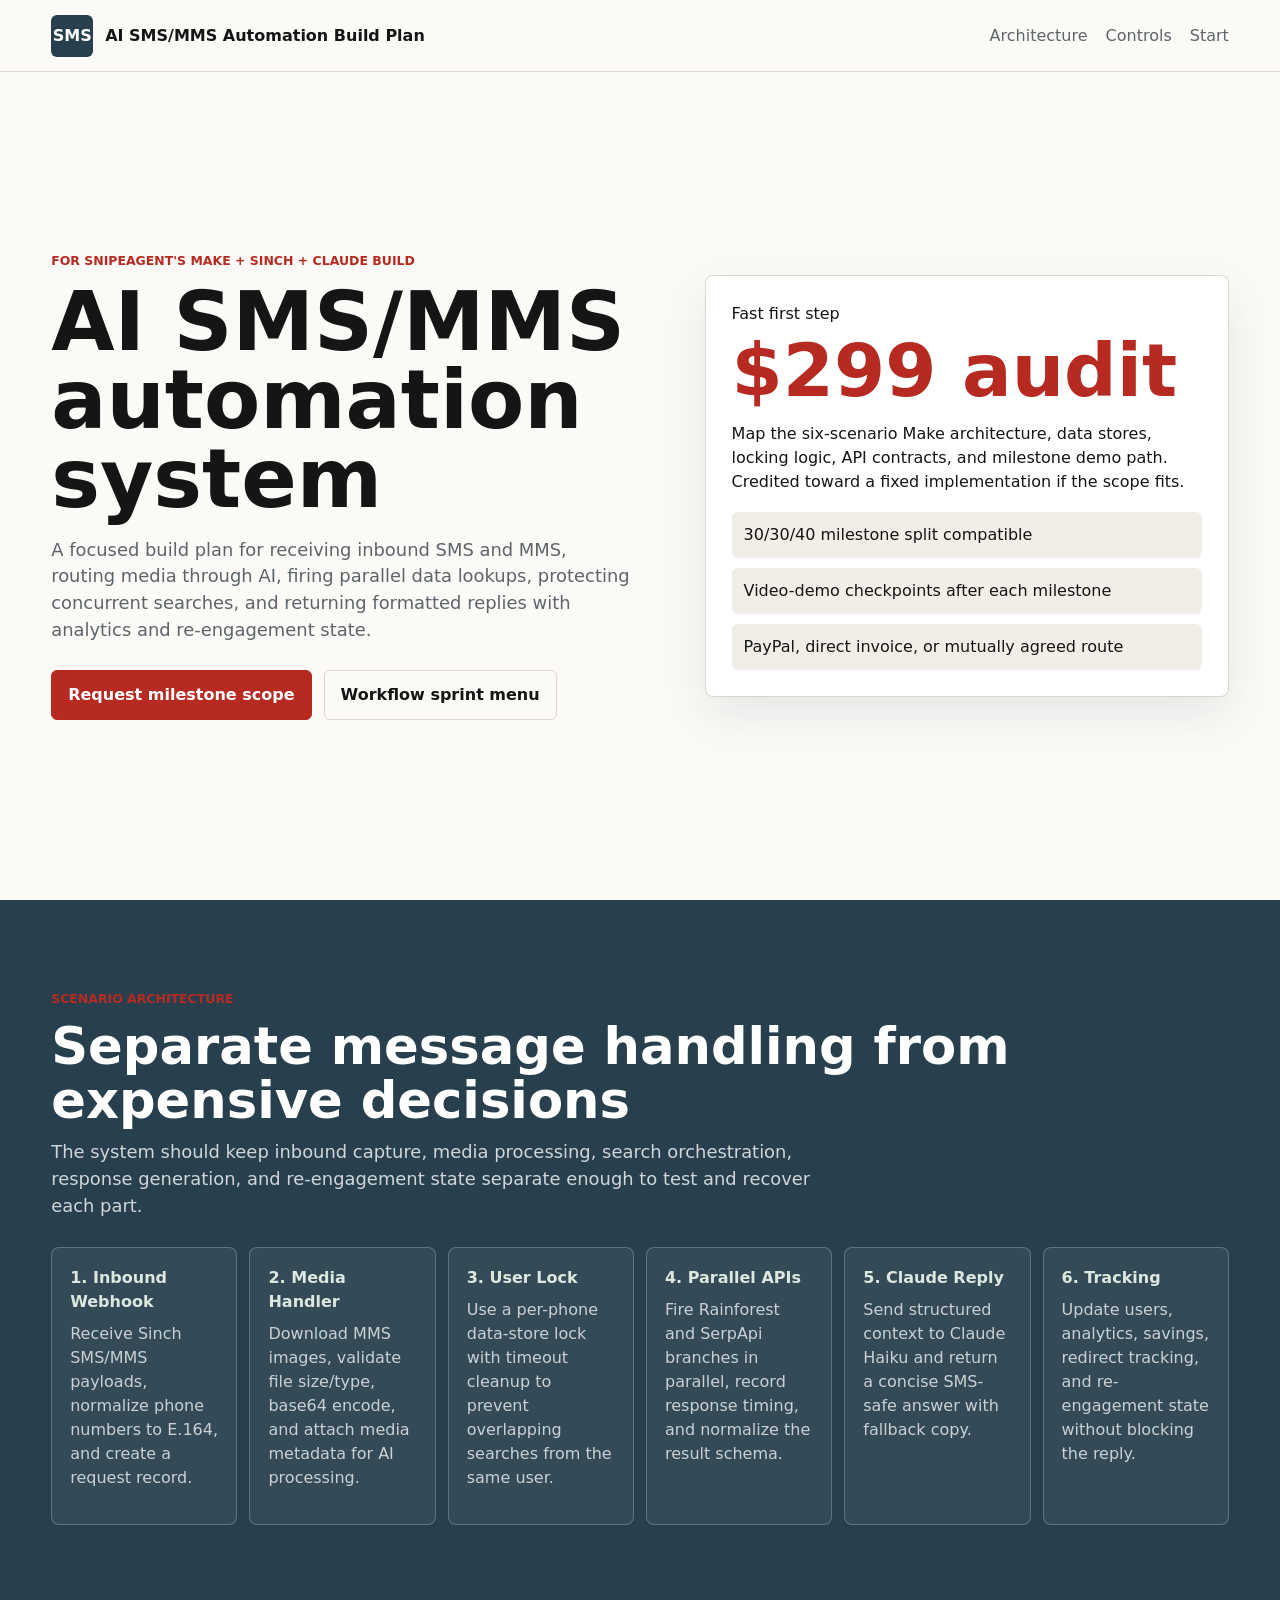
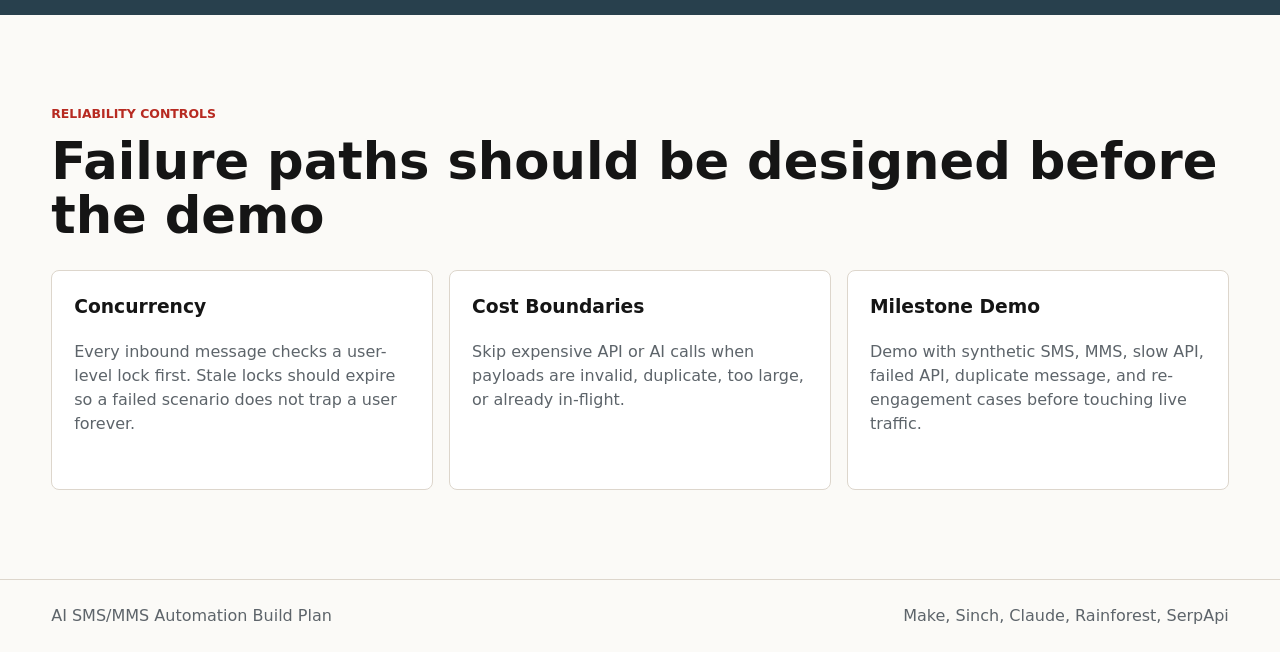
<file: sms-automation-proposal/index.html>
<!doctype html>
<html lang="en">
  <head>
    <meta charset="utf-8">
    <meta name="viewport" content="width=device-width, initial-scale=1">
    <title>AI SMS/MMS Automation Build Plan</title>
    <meta name="description" content="A concise build plan for an AI-powered SMS/MMS automation system using Make, Sinch, Claude, external APIs, and data stores.">
    <style>
      :root {
        --ink: #151515;
        --muted: #5d646a;
        --paper: #fbfaf7;
        --panel: #ffffff;
        --line: #ddd6cc;
        --accent: #b72a21;
        --steel: #28404d;
        --mint: #dce8df;
      }

      * { box-sizing: border-box; }

      body {
        margin: 0;
        background: var(--paper);
        color: var(--ink);
        font-family: Inter, ui-sans-serif, system-ui, -apple-system, BlinkMacSystemFont, "Segoe UI", sans-serif;
        line-height: 1.5;
      }

      a { color: inherit; text-decoration: none; }

      header, section, footer { padding-inline: clamp(18px, 4vw, 56px); }

      header {
        display: flex;
        align-items: center;
        justify-content: space-between;
        min-height: 72px;
        border-bottom: 1px solid var(--line);
      }

      .brand {
        display: inline-flex;
        align-items: center;
        gap: 12px;
        font-weight: 850;
      }

      .mark {
        display: grid;
        place-items: center;
        width: 42px;
        height: 42px;
        border-radius: 6px;
        background: var(--steel);
        color: #fff;
      }

      nav {
        display: flex;
        gap: 18px;
        color: var(--muted);
      }

      .hero {
        display: grid;
        grid-template-columns: minmax(0, 1.05fr) minmax(320px, 0.95fr);
        gap: clamp(28px, 6vw, 74px);
        align-items: center;
        min-height: calc(100svh - 72px);
        padding-block: clamp(54px, 7vw, 96px);
      }

      .eyebrow {
        margin: 0 0 12px;
        color: var(--accent);
        font-size: 0.78rem;
        font-weight: 850;
        letter-spacing: 0;
        text-transform: uppercase;
      }

      h1, h2, h3, p { margin-top: 0; }

      h1 {
        max-width: 13ch;
        margin-bottom: 18px;
        font-size: clamp(3rem, 6.4vw, 5.9rem);
        line-height: 0.96;
        letter-spacing: 0;
      }

      h2 {
        margin-bottom: 12px;
        font-size: clamp(2rem, 4vw, 3.2rem);
        line-height: 1.04;
        letter-spacing: 0;
      }

      .lead {
        max-width: 780px;
        color: var(--muted);
        font-size: 1.12rem;
      }

      .panel {
        padding: 26px;
        border: 1px solid var(--line);
        border-radius: 8px;
        background: var(--panel);
        box-shadow: 0 18px 50px rgba(40, 64, 77, 0.1);
      }

      .price {
        display: block;
        margin: 8px 0 14px;
        color: var(--accent);
        font-size: clamp(2.7rem, 6vw, 4.6rem);
        font-weight: 900;
        line-height: 1;
      }

      .checklist {
        display: grid;
        gap: 10px;
        margin: 18px 0 0;
        padding: 0;
        list-style: none;
      }

      .checklist li {
        padding: 11px 12px;
        border-radius: 6px;
        background: #f1eee7;
      }

      .actions {
        display: flex;
        flex-wrap: wrap;
        gap: 12px;
        margin-top: 26px;
      }

      .btn {
        display: inline-flex;
        align-items: center;
        justify-content: center;
        min-height: 46px;
        padding: 12px 16px;
        border: 1px solid var(--line);
        border-radius: 6px;
        font-weight: 850;
      }

      .btn.primary {
        border-color: var(--accent);
        background: var(--accent);
        color: #fff;
      }

      .band {
        padding-block: clamp(56px, 7vw, 92px);
        background: var(--steel);
        color: #fff;
      }

      .band .lead { color: rgba(255, 255, 255, 0.78); }

      .flow {
        display: grid;
        grid-template-columns: repeat(6, minmax(0, 1fr));
        gap: 12px;
        margin-top: 28px;
      }

      .step {
        min-height: 210px;
        padding: 18px;
        border: 1px solid rgba(255, 255, 255, 0.22);
        border-radius: 8px;
        background: rgba(255, 255, 255, 0.06);
      }

      .step strong {
        display: block;
        margin-bottom: 8px;
        color: var(--mint);
      }

      .step p { color: rgba(255, 255, 255, 0.74); }

      .section { padding-block: clamp(56px, 7vw, 92px); }

      .grid {
        display: grid;
        grid-template-columns: repeat(3, minmax(0, 1fr));
        gap: 16px;
        margin-top: 28px;
      }

      .tile {
        min-height: 220px;
        padding: 22px;
        border: 1px solid var(--line);
        border-radius: 8px;
        background: var(--panel);
      }

      .tile p { color: var(--muted); }

      footer {
        display: flex;
        justify-content: space-between;
        gap: 16px;
        padding-block: 24px;
        border-top: 1px solid var(--line);
        color: var(--muted);
      }

      @media (max-width: 1180px) {
        .flow { grid-template-columns: repeat(3, minmax(0, 1fr)); }
      }

      @media (max-width: 880px) {
        header, footer {
          align-items: flex-start;
          flex-direction: column;
        }

        .hero, .grid {
          grid-template-columns: 1fr;
        }

        .flow { grid-template-columns: 1fr; }

        nav {
          width: 100%;
          overflow-x: auto;
          padding-bottom: 3px;
        }
      }
    </style>
  </head>
  <body>
    <header>
      <a class="brand" href="/fast-ai-revenue-systems/workflow-sprint/">
        <span class="mark">SMS</span>
        <span>AI SMS/MMS Automation Build Plan</span>
      </a>
      <nav aria-label="Main navigation">
        <a href="#architecture">Architecture</a>
        <a href="#controls">Controls</a>
        <a href="#start">Start</a>
      </nav>
    </header>

    <main>
      <section class="hero">
        <div>
          <p class="eyebrow">For SnipeAgent's Make + Sinch + Claude build</p>
          <h1>AI SMS/MMS automation system</h1>
          <p class="lead">
            A focused build plan for receiving inbound SMS and MMS, routing media
            through AI, firing parallel data lookups, protecting concurrent searches,
            and returning formatted replies with analytics and re-engagement state.
          </p>
          <div class="actions">
            <a class="btn primary" href="mailto:nanznakul@gmail.com?subject=AI%20SMS%20automation%20pilot">Request milestone scope</a>
            <a class="btn" href="/fast-ai-revenue-systems/workflow-sprint/">Workflow sprint menu</a>
          </div>
        </div>
        <aside class="panel" id="start">
          <span>Fast first step</span>
          <strong class="price">$299 audit</strong>
          <p>Map the six-scenario Make architecture, data stores, locking logic, API contracts, and milestone demo path. Credited toward a fixed implementation if the scope fits.</p>
          <ul class="checklist">
            <li>30/30/40 milestone split compatible</li>
            <li>Video-demo checkpoints after each milestone</li>
            <li>PayPal, direct invoice, or mutually agreed route</li>
          </ul>
        </aside>
      </section>

      <section class="band" id="architecture">
        <p class="eyebrow">Scenario architecture</p>
        <h2>Separate message handling from expensive decisions</h2>
        <p class="lead">The system should keep inbound capture, media processing, search orchestration, response generation, and re-engagement state separate enough to test and recover each part.</p>
        <div class="flow">
          <article class="step">
            <strong>1. Inbound Webhook</strong>
            <p>Receive Sinch SMS/MMS payloads, normalize phone numbers to E.164, and create a request record.</p>
          </article>
          <article class="step">
            <strong>2. Media Handler</strong>
            <p>Download MMS images, validate file size/type, base64 encode, and attach media metadata for AI processing.</p>
          </article>
          <article class="step">
            <strong>3. User Lock</strong>
            <p>Use a per-phone data-store lock with timeout cleanup to prevent overlapping searches from the same user.</p>
          </article>
          <article class="step">
            <strong>4. Parallel APIs</strong>
            <p>Fire Rainforest and SerpApi branches in parallel, record response timing, and normalize the result schema.</p>
          </article>
          <article class="step">
            <strong>5. Claude Reply</strong>
            <p>Send structured context to Claude Haiku and return a concise SMS-safe answer with fallback copy.</p>
          </article>
          <article class="step">
            <strong>6. Tracking</strong>
            <p>Update users, analytics, savings, redirect tracking, and re-engagement state without blocking the reply.</p>
          </article>
        </div>
      </section>

      <section class="section" id="controls">
        <p class="eyebrow">Reliability controls</p>
        <h2>Failure paths should be designed before the demo</h2>
        <div class="grid">
          <article class="tile">
            <h3>Concurrency</h3>
            <p>Every inbound message checks a user-level lock first. Stale locks should expire so a failed scenario does not trap a user forever.</p>
          </article>
          <article class="tile">
            <h3>Cost Boundaries</h3>
            <p>Skip expensive API or AI calls when payloads are invalid, duplicate, too large, or already in-flight.</p>
          </article>
          <article class="tile">
            <h3>Milestone Demo</h3>
            <p>Demo with synthetic SMS, MMS, slow API, failed API, duplicate message, and re-engagement cases before touching live traffic.</p>
          </article>
        </div>
      </section>
    </main>

    <footer>
      <span>AI SMS/MMS Automation Build Plan</span>
      <span>Make, Sinch, Claude, Rainforest, SerpApi</span>
    </footer>
  </body>
</html>
</file>
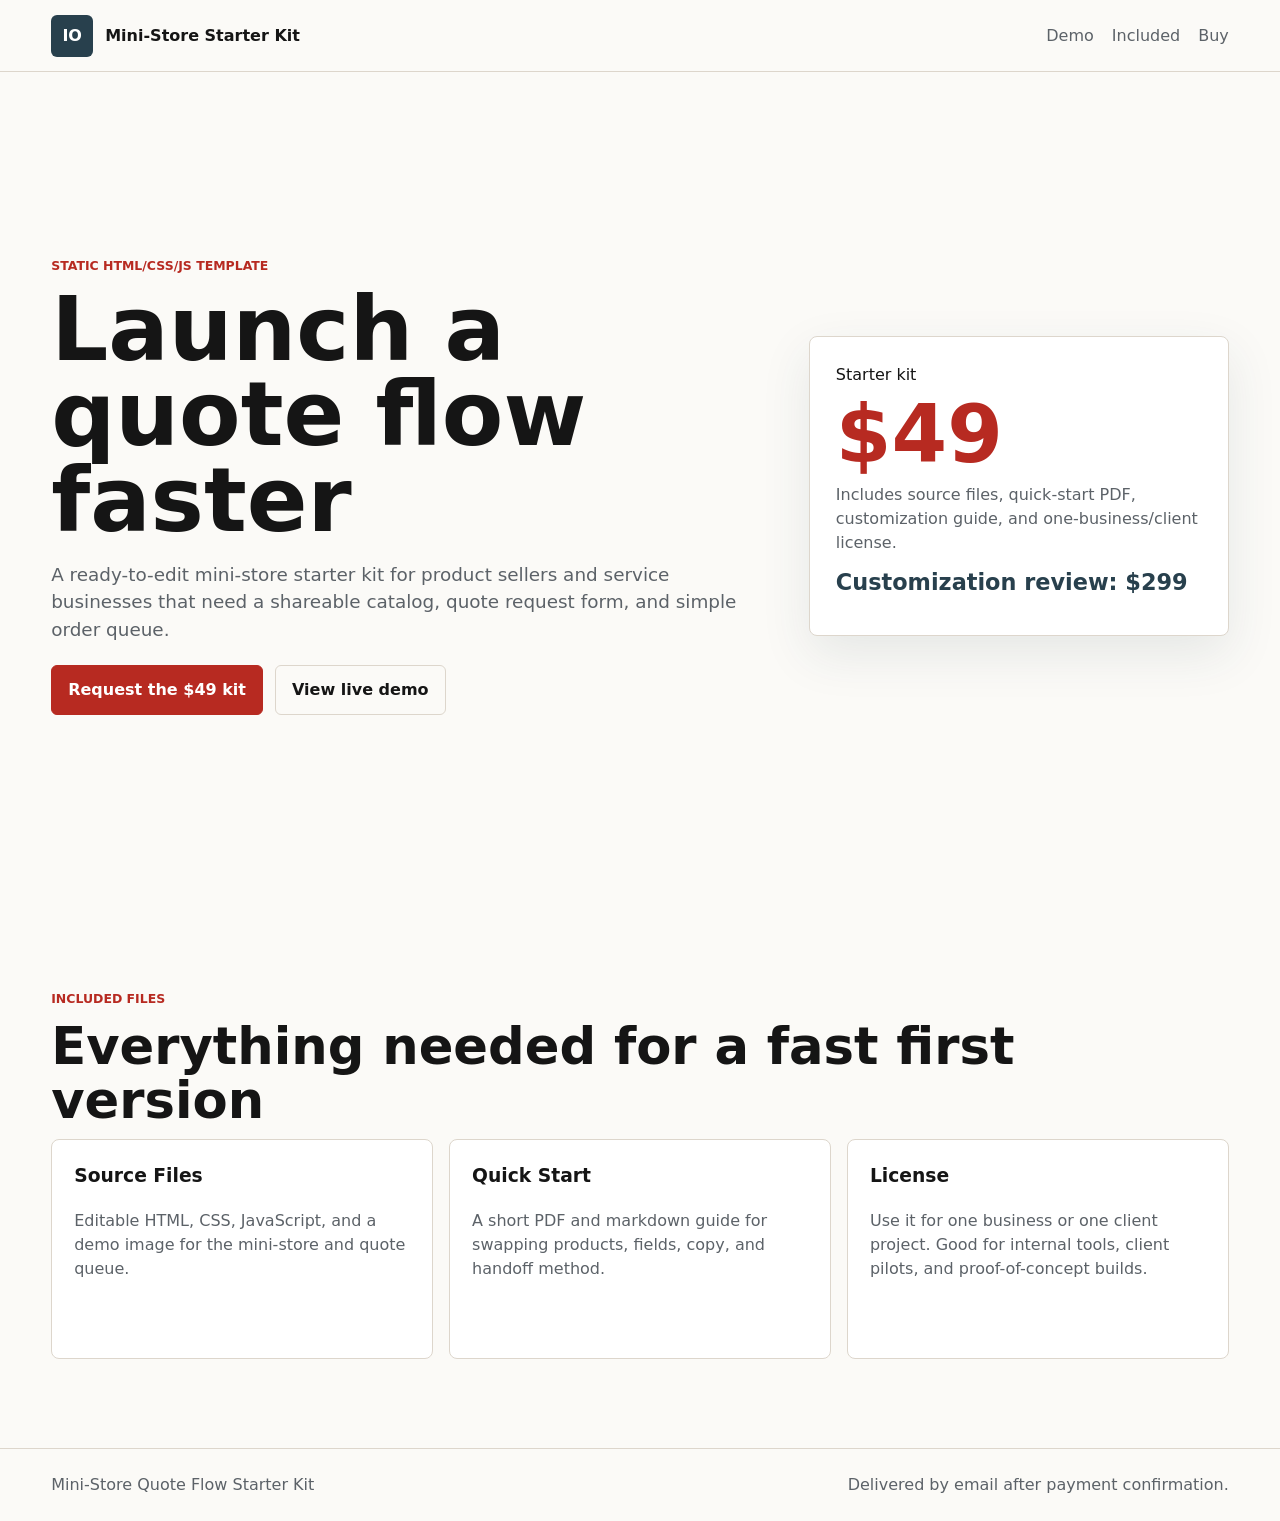
<file: template/index.html>
<!doctype html>
<html lang="en">
  <head>
    <meta charset="utf-8">
    <meta name="viewport" content="width=device-width, initial-scale=1">
    <title>Mini-Store Quote Flow Starter Kit</title>
    <meta name="description" content="A $49 starter kit for building a mini-store, quote request flow, and simple order queue.">
    <style>
      :root {
        --ink: #151515;
        --muted: #5c6268;
        --paper: #fbfaf7;
        --panel: #ffffff;
        --line: #ddd6cc;
        --accent: #b72a21;
        --steel: #28404d;
      }

      * { box-sizing: border-box; }

      body {
        margin: 0;
        background: var(--paper);
        color: var(--ink);
        font-family: Inter, ui-sans-serif, system-ui, -apple-system, BlinkMacSystemFont, "Segoe UI", sans-serif;
        line-height: 1.5;
      }

      a { color: inherit; text-decoration: none; }

      header, section, footer { padding-inline: clamp(18px, 4vw, 56px); }

      header {
        display: flex;
        align-items: center;
        justify-content: space-between;
        min-height: 72px;
        border-bottom: 1px solid var(--line);
      }

      .brand {
        display: inline-flex;
        align-items: center;
        gap: 12px;
        font-weight: 850;
      }

      .mark {
        display: grid;
        place-items: center;
        width: 42px;
        height: 42px;
        border-radius: 6px;
        background: var(--steel);
        color: #fff;
      }

      nav {
        display: flex;
        gap: 18px;
        color: var(--muted);
      }

      .hero {
        display: grid;
        grid-template-columns: minmax(0, 1fr) minmax(300px, 420px);
        gap: clamp(26px, 6vw, 72px);
        align-items: center;
        min-height: calc(100svh - 72px);
        padding-block: clamp(54px, 7vw, 96px);
      }

      .eyebrow {
        margin: 0 0 12px;
        color: var(--accent);
        font-size: 0.78rem;
        font-weight: 850;
        letter-spacing: 0;
        text-transform: uppercase;
      }

      h1, h2, h3, p { margin-top: 0; }

      h1 {
        max-width: 13ch;
        margin-bottom: 18px;
        font-size: clamp(3rem, 7vw, 6.5rem);
        line-height: 0.95;
        letter-spacing: 0;
      }

      h2 {
        margin-bottom: 12px;
        font-size: clamp(2rem, 4vw, 3.2rem);
        line-height: 1.04;
        letter-spacing: 0;
      }

      .lead {
        max-width: 720px;
        color: var(--muted);
        font-size: 1.15rem;
      }

      .price {
        padding: 26px;
        border: 1px solid var(--line);
        border-radius: 8px;
        background: var(--panel);
        box-shadow: 0 18px 50px rgba(40, 64, 77, 0.1);
      }

      .price strong {
        display: block;
        margin: 8px 0;
        color: var(--accent);
        font-size: clamp(3rem, 7vw, 5rem);
        line-height: 1;
      }

      .actions {
        display: flex;
        flex-wrap: wrap;
        gap: 12px;
        margin-top: 22px;
      }

      .btn {
        display: inline-flex;
        align-items: center;
        justify-content: center;
        min-height: 46px;
        padding: 12px 16px;
        border: 1px solid var(--line);
        border-radius: 6px;
        font-weight: 850;
      }

      .btn.primary {
        border-color: var(--accent);
        background: var(--accent);
        color: #fff;
      }

      .section {
        padding-block: clamp(56px, 7vw, 90px);
      }

      .grid {
        display: grid;
        grid-template-columns: repeat(3, minmax(0, 1fr));
        gap: 16px;
      }

      .tile {
        min-height: 220px;
        padding: 22px;
        border: 1px solid var(--line);
        border-radius: 8px;
        background: var(--panel);
      }

      .tile p, .price p { color: var(--muted); }

      footer {
        display: flex;
        justify-content: space-between;
        gap: 16px;
        padding-block: 24px;
        border-top: 1px solid var(--line);
        color: var(--muted);
      }

      @media (max-width: 860px) {
        header, footer {
          align-items: flex-start;
          flex-direction: column;
        }

        .hero, .grid {
          grid-template-columns: 1fr;
        }

        nav {
          width: 100%;
          overflow-x: auto;
          padding-bottom: 3px;
        }
      }
    </style>
  </head>
  <body>
    <header>
      <a class="brand" href="/fast-ai-revenue-systems/">
        <span class="mark">IO</span>
        <span>Mini-Store Starter Kit</span>
      </a>
      <nav aria-label="Main navigation">
        <a href="/fast-ai-revenue-systems/mini-store-kit/">Demo</a>
        <a href="#included">Included</a>
        <a href="#buy">Buy</a>
      </nav>
    </header>

    <main>
      <section class="hero">
        <div>
          <p class="eyebrow">Static HTML/CSS/JS template</p>
          <h1>Launch a quote flow faster</h1>
          <p class="lead">
            A ready-to-edit mini-store starter kit for product sellers and service businesses that need a shareable catalog, quote request form, and simple order queue.
          </p>
          <div class="actions">
            <a class="btn primary" href="mailto:nanznakul@gmail.com?subject=Buy%20Mini-Store%20Starter%20Kit">Request the $49 kit</a>
            <a class="btn" href="/fast-ai-revenue-systems/mini-store-kit/">View live demo</a>
          </div>
        </div>
        <aside class="price" id="buy">
          <span>Starter kit</span>
          <strong>$49</strong>
          <p>Includes source files, quick-start PDF, customization guide, and one-business/client license.</p>
          <p><strong style="font-size:1.4rem;color:var(--steel);">Customization review: $299</strong></p>
        </aside>
      </section>

      <section class="section" id="included">
        <p class="eyebrow">Included files</p>
        <h2>Everything needed for a fast first version</h2>
        <div class="grid">
          <article class="tile">
            <h3>Source Files</h3>
            <p>Editable HTML, CSS, JavaScript, and a demo image for the mini-store and quote queue.</p>
          </article>
          <article class="tile">
            <h3>Quick Start</h3>
            <p>A short PDF and markdown guide for swapping products, fields, copy, and handoff method.</p>
          </article>
          <article class="tile">
            <h3>License</h3>
            <p>Use it for one business or one client project. Good for internal tools, client pilots, and proof-of-concept builds.</p>
          </article>
        </div>
      </section>
    </main>

    <footer>
      <span>Mini-Store Quote Flow Starter Kit</span>
      <span>Delivered by email after payment confirmation.</span>
    </footer>
  </body>
</html>
</file>
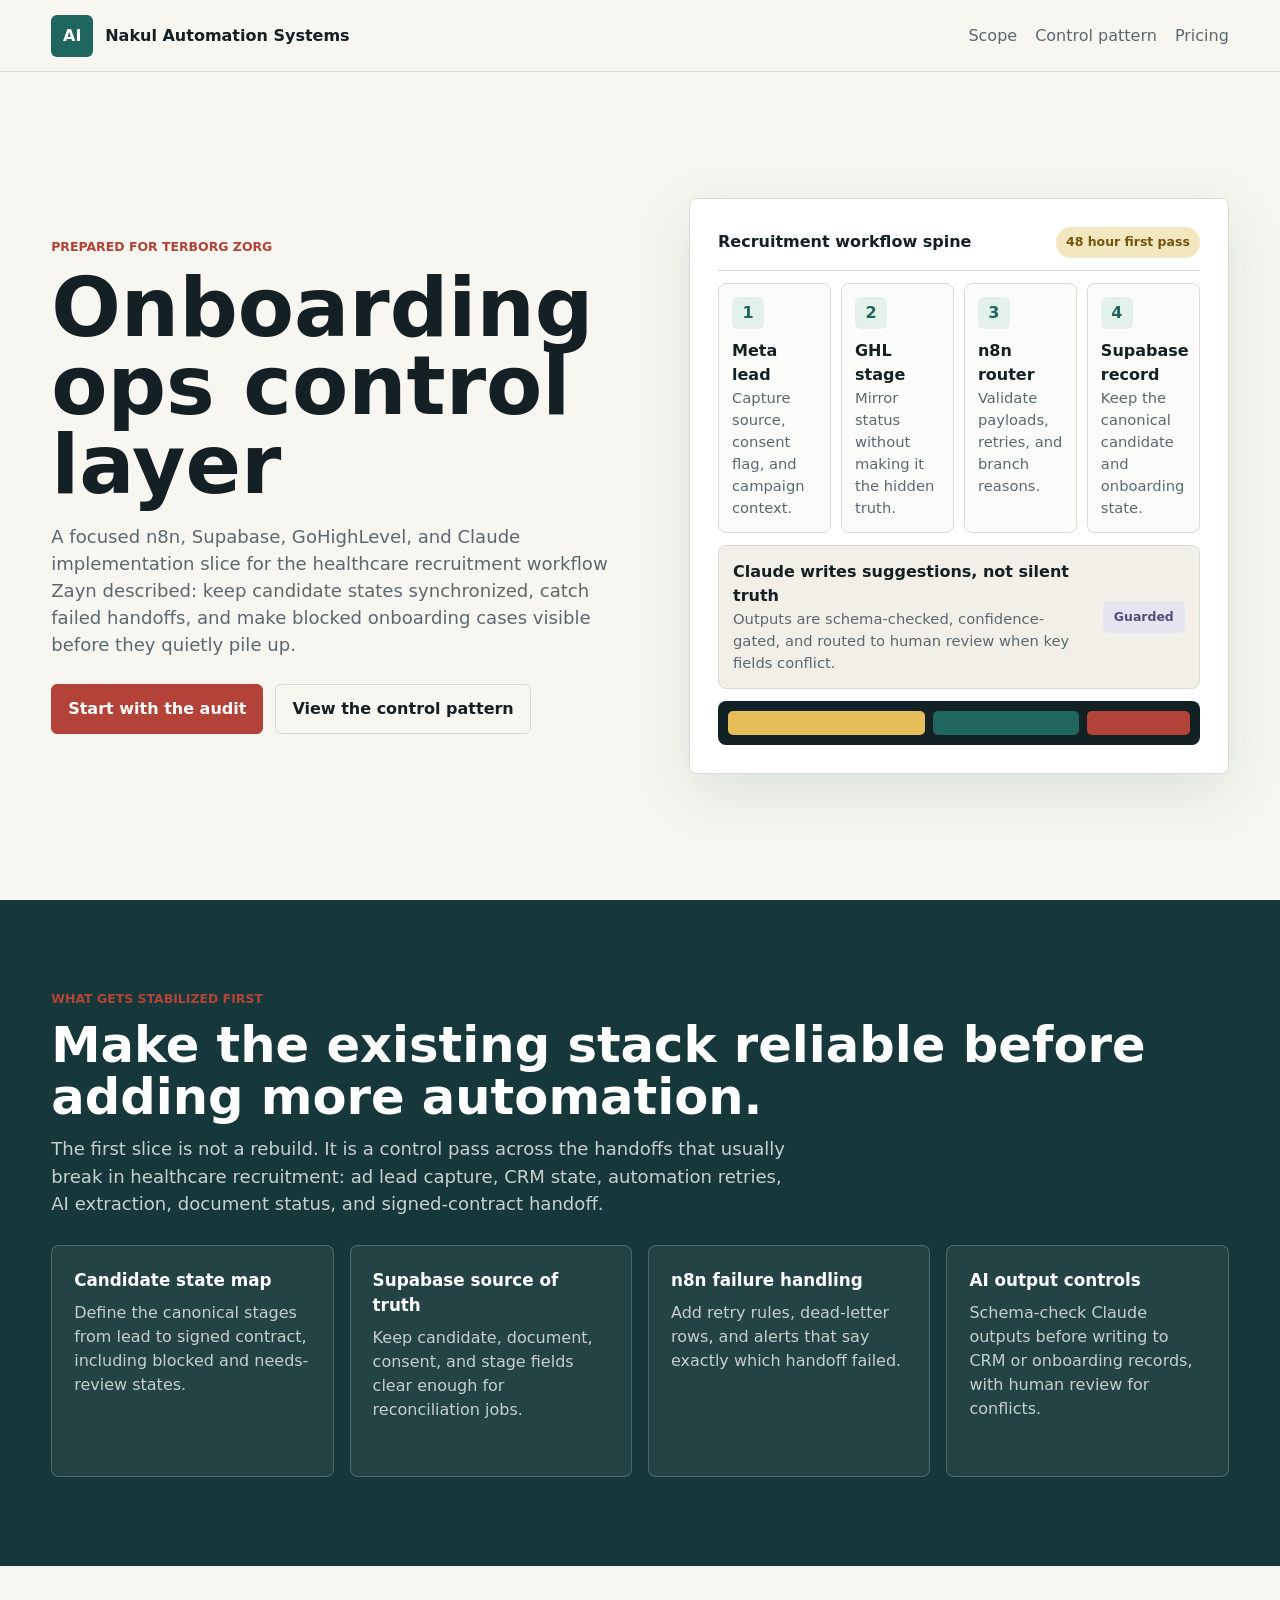
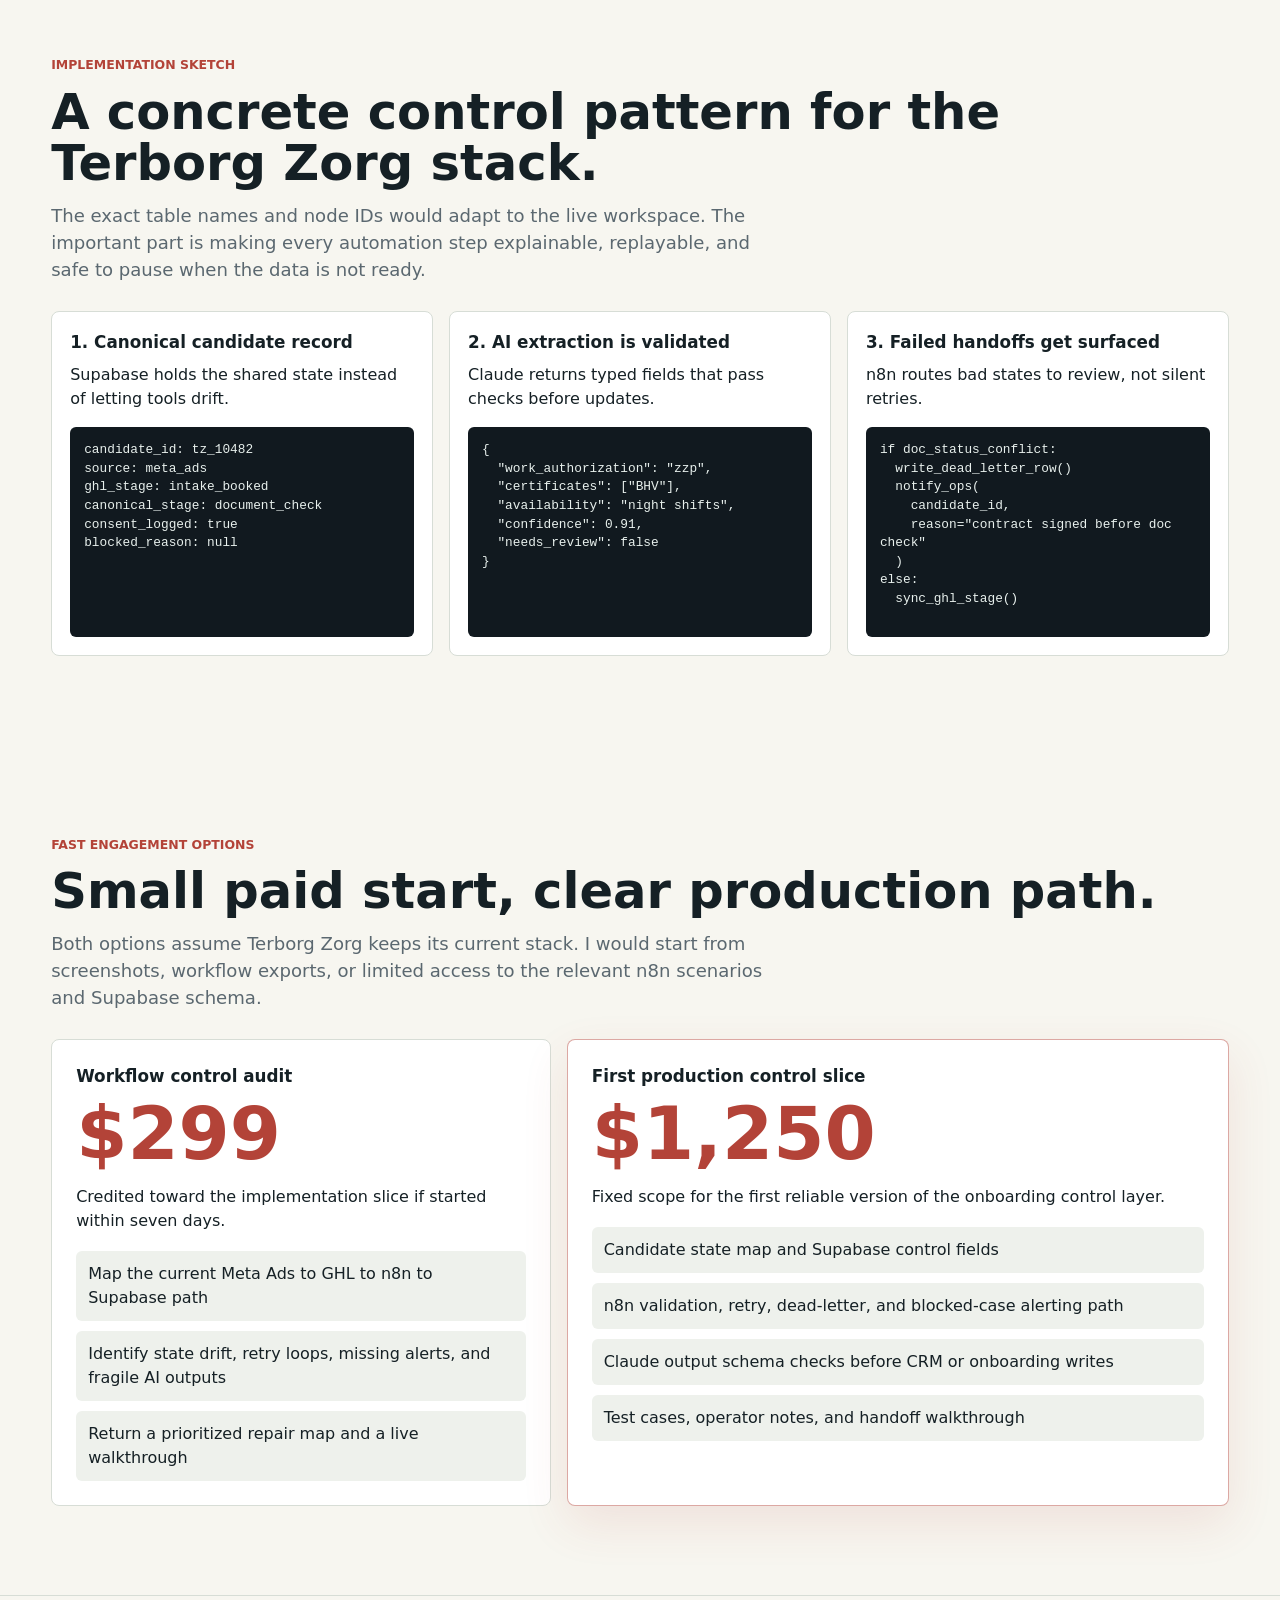
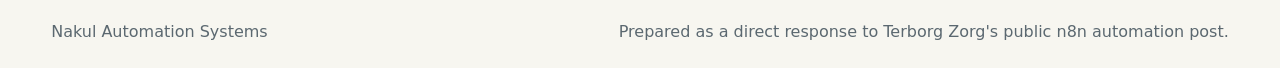
<file: terborg-zorg-proposal/index.html>
<!doctype html>
<html lang="en">
  <head>
    <meta charset="utf-8">
    <meta name="viewport" content="width=device-width, initial-scale=1">
    <title>Terborg Zorg Automation Ops Proposal</title>
    <meta name="description" content="A focused n8n, Supabase, GoHighLevel, and Claude implementation slice for Terborg Zorg's healthcare recruitment onboarding workflow.">
    <style>
      :root {
        --ink: #152025;
        --muted: #5b6870;
        --paper: #f7f6f0;
        --panel: #ffffff;
        --line: #d7ddd6;
        --teal: #1f665f;
        --red: #b34338;
        --amber: #e5bd59;
        --violet: #51507a;
        --mint: #e4f0ea;
        --soft: #f1efe7;
      }

      * { box-sizing: border-box; }

      body {
        margin: 0;
        background: var(--paper);
        color: var(--ink);
        font-family: Inter, ui-sans-serif, system-ui, -apple-system, BlinkMacSystemFont, "Segoe UI", sans-serif;
        line-height: 1.5;
      }

      a { color: inherit; text-decoration: none; }

      header, section, footer { padding-inline: clamp(18px, 4vw, 58px); }

      header {
        display: flex;
        align-items: center;
        justify-content: space-between;
        min-height: 72px;
        border-bottom: 1px solid var(--line);
      }

      .brand {
        display: inline-flex;
        align-items: center;
        gap: 12px;
        font-weight: 850;
      }

      .mark {
        display: grid;
        place-items: center;
        width: 42px;
        height: 42px;
        border-radius: 6px;
        background: var(--teal);
        color: #fff;
      }

      nav {
        display: flex;
        gap: 18px;
        color: var(--muted);
      }

      .hero {
        display: grid;
        grid-template-columns: minmax(0, 1.02fr) minmax(330px, 0.98fr);
        gap: clamp(28px, 6vw, 76px);
        align-items: center;
        min-height: calc(100svh - 72px);
        padding-block: clamp(48px, 7vw, 88px);
      }

      .hero > *,
      .plans > *,
      .demo > *,
      .grid > * {
        min-width: 0;
      }

      .eyebrow {
        margin: 0 0 12px;
        color: var(--red);
        font-size: 0.78rem;
        font-weight: 850;
        letter-spacing: 0;
        text-transform: uppercase;
      }

      h1, h2, h3, p { margin-top: 0; }

      h1 {
        max-width: 12ch;
        margin-bottom: 18px;
        font-size: clamp(3rem, 6.4vw, 6.1rem);
        line-height: 0.96;
        letter-spacing: 0;
      }

      h2 {
        margin-bottom: 12px;
        font-size: clamp(2rem, 4vw, 3.1rem);
        line-height: 1.04;
        letter-spacing: 0;
      }

      h3 {
        margin-bottom: 8px;
        font-size: 1.05rem;
        letter-spacing: 0;
      }

      .lead {
        max-width: 740px;
        color: var(--muted);
        font-size: 1.13rem;
      }

      .actions {
        display: flex;
        flex-wrap: wrap;
        gap: 12px;
        margin-top: 26px;
      }

      .btn {
        display: inline-flex;
        align-items: center;
        justify-content: center;
        max-width: 100%;
        min-height: 46px;
        padding: 12px 16px;
        border: 1px solid var(--line);
        border-radius: 6px;
        font-weight: 850;
        text-align: center;
      }

      .btn.primary {
        border-color: var(--red);
        background: var(--red);
        color: #fff;
      }

      .ops-board {
        display: grid;
        gap: 12px;
        width: 100%;
        min-width: 0;
        padding: clamp(18px, 3vw, 28px);
        border: 1px solid var(--line);
        border-radius: 8px;
        background: var(--panel);
        box-shadow: 0 18px 54px rgba(31, 102, 95, 0.13);
      }

      .ops-head {
        display: flex;
        align-items: center;
        justify-content: space-between;
        gap: 12px;
        padding-bottom: 12px;
        border-bottom: 1px solid var(--line);
      }

      .pill {
        padding: 6px 10px;
        border-radius: 999px;
        background: #f3e7bf;
        color: #71550d;
        font-size: 0.78rem;
        font-weight: 850;
        white-space: nowrap;
      }

      .stack-map {
        display: grid;
        grid-template-columns: repeat(4, minmax(0, 1fr));
        gap: 10px;
      }

      .node {
        min-height: 92px;
        padding: 13px;
        border: 1px solid var(--line);
        border-radius: 8px;
        background: #fbfcf9;
      }

      .node span {
        display: inline-flex;
        align-items: center;
        justify-content: center;
        width: 32px;
        height: 32px;
        margin-bottom: 10px;
        border-radius: 6px;
        background: var(--mint);
        color: var(--teal);
        font-weight: 900;
      }

      .node strong { display: block; }

      .node p,
      .signal p {
        margin-bottom: 0;
        color: var(--muted);
        font-size: 0.92rem;
        overflow-wrap: anywhere;
      }

      .signal {
        display: grid;
        grid-template-columns: 1fr auto;
        gap: 12px;
        align-items: center;
        min-height: 76px;
        padding: 14px;
        border: 1px solid var(--line);
        border-radius: 8px;
        background: var(--soft);
      }

      .tag {
        min-width: 82px;
        padding: 7px 9px;
        border-radius: 6px;
        background: #e5e4f1;
        color: var(--violet);
        font-size: 0.78rem;
        font-weight: 850;
        text-align: center;
      }

      .bar {
        display: grid;
        grid-template-columns: 1fr 0.74fr 0.52fr;
        gap: 8px;
        min-height: 44px;
        padding: 10px;
        border-radius: 8px;
        background: #132125;
      }

      .bar span {
        border-radius: 5px;
        background: var(--amber);
      }

      .bar span:nth-child(2) { background: var(--teal); }
      .bar span:nth-child(3) { background: var(--red); }

      .band {
        padding-block: clamp(56px, 7vw, 92px);
        background: #17383a;
        color: #fff;
      }

      .band .lead { color: rgba(255, 255, 255, 0.76); }

      .grid {
        display: grid;
        grid-template-columns: repeat(4, minmax(0, 1fr));
        gap: 16px;
        margin-top: 28px;
      }

      .tile {
        min-height: 232px;
        padding: 22px;
        border: 1px solid rgba(255, 255, 255, 0.2);
        border-radius: 8px;
        background: rgba(255, 255, 255, 0.06);
      }

      .tile p { color: rgba(255, 255, 255, 0.74); }

      .section { padding-block: clamp(56px, 7vw, 92px); }

      .demo {
        display: grid;
        grid-template-columns: repeat(3, minmax(0, 1fr));
        gap: 16px;
        margin-top: 28px;
      }

      .demo-card {
        min-height: 328px;
        padding: 18px;
        border: 1px solid var(--line);
        border-radius: 8px;
        background: var(--panel);
      }

      .mono {
        overflow: auto;
        min-height: 210px;
        margin: 12px 0 0;
        padding: 14px;
        border-radius: 6px;
        background: #11191f;
        color: #e8f0ed;
        font-family: "SFMono-Regular", Consolas, "Liberation Mono", monospace;
        font-size: 0.8rem;
        line-height: 1.45;
        white-space: pre-wrap;
      }

      .plans {
        display: grid;
        grid-template-columns: minmax(0, 0.86fr) minmax(0, 1.14fr);
        gap: 16px;
        margin-top: 28px;
      }

      .plan {
        padding: 24px;
        border: 1px solid var(--line);
        border-radius: 8px;
        background: var(--panel);
      }

      .plan.featured {
        border-color: rgba(179, 67, 56, 0.46);
        box-shadow: 0 18px 48px rgba(179, 67, 56, 0.11);
      }

      .price {
        display: block;
        margin: 8px 0 14px;
        color: var(--red);
        font-size: clamp(2.5rem, 6vw, 4.6rem);
        font-weight: 900;
        line-height: 1;
      }

      .list {
        display: grid;
        gap: 10px;
        margin: 18px 0 0;
        padding: 0;
        list-style: none;
      }

      .list li {
        padding: 11px 12px;
        border-radius: 6px;
        background: #eef1ec;
      }

      footer {
        display: flex;
        justify-content: space-between;
        gap: 16px;
        padding-block: 24px;
        border-top: 1px solid var(--line);
        color: var(--muted);
      }

      @media (max-width: 980px) {
        .hero,
        .plans,
        .demo {
          grid-template-columns: 1fr;
        }

        .grid {
          grid-template-columns: repeat(2, minmax(0, 1fr));
        }
      }

      @media (max-width: 760px) {
        .stack-map {
          grid-template-columns: repeat(2, minmax(0, 1fr));
        }
      }

      @media (max-width: 680px) {
        header,
        footer {
          align-items: flex-start;
          flex-direction: column;
          justify-content: flex-start;
        }

        nav {
          flex-wrap: wrap;
          gap: 12px;
        }

        .actions {
          display: grid;
          grid-template-columns: 1fr;
        }

        .btn {
          width: 100%;
        }

        .hero {
          min-height: auto;
        }

        h1 {
          max-width: 100%;
          font-size: clamp(2.35rem, 13vw, 3.25rem);
        }

        .grid,
        .stack-map {
          grid-template-columns: 1fr;
        }

        .ops-head,
        .signal {
          align-items: flex-start;
          flex-direction: column;
          grid-template-columns: 1fr;
        }

        .tag {
          justify-self: start;
        }
      }
    </style>
  </head>
  <body>
    <header>
      <a class="brand" href="../">
        <span class="mark">AI</span>
        <span>Nakul Automation Systems</span>
      </a>
      <nav aria-label="Page navigation">
        <a href="#scope">Scope</a>
        <a href="#demo">Control pattern</a>
        <a href="#pricing">Pricing</a>
      </nav>
    </header>

    <main>
      <section class="hero">
        <div>
          <p class="eyebrow">Prepared for Terborg Zorg</p>
          <h1>Onboarding ops control layer</h1>
          <p class="lead">A focused n8n, Supabase, GoHighLevel, and Claude implementation slice for the healthcare recruitment workflow Zayn described: keep candidate states synchronized, catch failed handoffs, and make blocked onboarding cases visible before they quietly pile up.</p>
          <div class="actions">
            <a class="btn primary" href="mailto:nanznakul@gmail.com?subject=Terborg%20Zorg%20automation%20control%20audit">Start with the audit</a>
            <a class="btn" href="#demo">View the control pattern</a>
          </div>
        </div>

        <div class="ops-board" aria-label="Recruitment automation control preview">
          <div class="ops-head">
            <strong>Recruitment workflow spine</strong>
            <span class="pill">48 hour first pass</span>
          </div>
          <div class="stack-map">
            <div class="node">
              <span>1</span>
              <strong>Meta lead</strong>
              <p>Capture source, consent flag, and campaign context.</p>
            </div>
            <div class="node">
              <span>2</span>
              <strong>GHL stage</strong>
              <p>Mirror status without making it the hidden truth.</p>
            </div>
            <div class="node">
              <span>3</span>
              <strong>n8n router</strong>
              <p>Validate payloads, retries, and branch reasons.</p>
            </div>
            <div class="node">
              <span>4</span>
              <strong>Supabase record</strong>
              <p>Keep the canonical candidate and onboarding state.</p>
            </div>
          </div>
          <div class="signal">
            <div>
              <strong>Claude writes suggestions, not silent truth</strong>
              <p>Outputs are schema-checked, confidence-gated, and routed to human review when key fields conflict.</p>
            </div>
            <span class="tag">Guarded</span>
          </div>
          <div class="bar" aria-hidden="true">
            <span></span>
            <span></span>
            <span></span>
          </div>
        </div>
      </section>

      <section class="band" id="scope">
        <p class="eyebrow">What gets stabilized first</p>
        <h2>Make the existing stack reliable before adding more automation.</h2>
        <p class="lead">The first slice is not a rebuild. It is a control pass across the handoffs that usually break in healthcare recruitment: ad lead capture, CRM state, automation retries, AI extraction, document status, and signed-contract handoff.</p>
        <div class="grid">
          <article class="tile">
            <h3>Candidate state map</h3>
            <p>Define the canonical stages from lead to signed contract, including blocked and needs-review states.</p>
          </article>
          <article class="tile">
            <h3>Supabase source of truth</h3>
            <p>Keep candidate, document, consent, and stage fields clear enough for reconciliation jobs.</p>
          </article>
          <article class="tile">
            <h3>n8n failure handling</h3>
            <p>Add retry rules, dead-letter rows, and alerts that say exactly which handoff failed.</p>
          </article>
          <article class="tile">
            <h3>AI output controls</h3>
            <p>Schema-check Claude outputs before writing to CRM or onboarding records, with human review for conflicts.</p>
          </article>
        </div>
      </section>

      <section class="section" id="demo">
        <p class="eyebrow">Implementation sketch</p>
        <h2>A concrete control pattern for the Terborg Zorg stack.</h2>
        <p class="lead">The exact table names and node IDs would adapt to the live workspace. The important part is making every automation step explainable, replayable, and safe to pause when the data is not ready.</p>
        <div class="demo">
          <article class="demo-card">
            <h3>1. Canonical candidate record</h3>
            <p>Supabase holds the shared state instead of letting tools drift.</p>
            <pre class="mono">candidate_id: tz_10482
source: meta_ads
ghl_stage: intake_booked
canonical_stage: document_check
consent_logged: true
blocked_reason: null</pre>
          </article>
          <article class="demo-card">
            <h3>2. AI extraction is validated</h3>
            <p>Claude returns typed fields that pass checks before updates.</p>
            <pre class="mono">{
  "work_authorization": "zzp",
  "certificates": ["BHV"],
  "availability": "night shifts",
  "confidence": 0.91,
  "needs_review": false
}</pre>
          </article>
          <article class="demo-card">
            <h3>3. Failed handoffs get surfaced</h3>
            <p>n8n routes bad states to review, not silent retries.</p>
            <pre class="mono">if doc_status_conflict:
  write_dead_letter_row()
  notify_ops(
    candidate_id,
    reason="contract signed before doc check"
  )
else:
  sync_ghl_stage()</pre>
          </article>
        </div>
      </section>

      <section class="section" id="pricing">
        <p class="eyebrow">Fast engagement options</p>
        <h2>Small paid start, clear production path.</h2>
        <p class="lead">Both options assume Terborg Zorg keeps its current stack. I would start from screenshots, workflow exports, or limited access to the relevant n8n scenarios and Supabase schema.</p>
        <div class="plans">
          <article class="plan">
            <h3>Workflow control audit</h3>
            <span class="price">$299</span>
            <p>Credited toward the implementation slice if started within seven days.</p>
            <ul class="list">
              <li>Map the current Meta Ads to GHL to n8n to Supabase path</li>
              <li>Identify state drift, retry loops, missing alerts, and fragile AI outputs</li>
              <li>Return a prioritized repair map and a live walkthrough</li>
            </ul>
          </article>
          <article class="plan featured">
            <h3>First production control slice</h3>
            <span class="price">$1,250</span>
            <p>Fixed scope for the first reliable version of the onboarding control layer.</p>
            <ul class="list">
              <li>Candidate state map and Supabase control fields</li>
              <li>n8n validation, retry, dead-letter, and blocked-case alerting path</li>
              <li>Claude output schema checks before CRM or onboarding writes</li>
              <li>Test cases, operator notes, and handoff walkthrough</li>
            </ul>
          </article>
        </div>
      </section>
    </main>

    <footer>
      <span>Nakul Automation Systems</span>
      <span>Prepared as a direct response to Terborg Zorg's public n8n automation post.</span>
    </footer>
  </body>
</html>
</file>
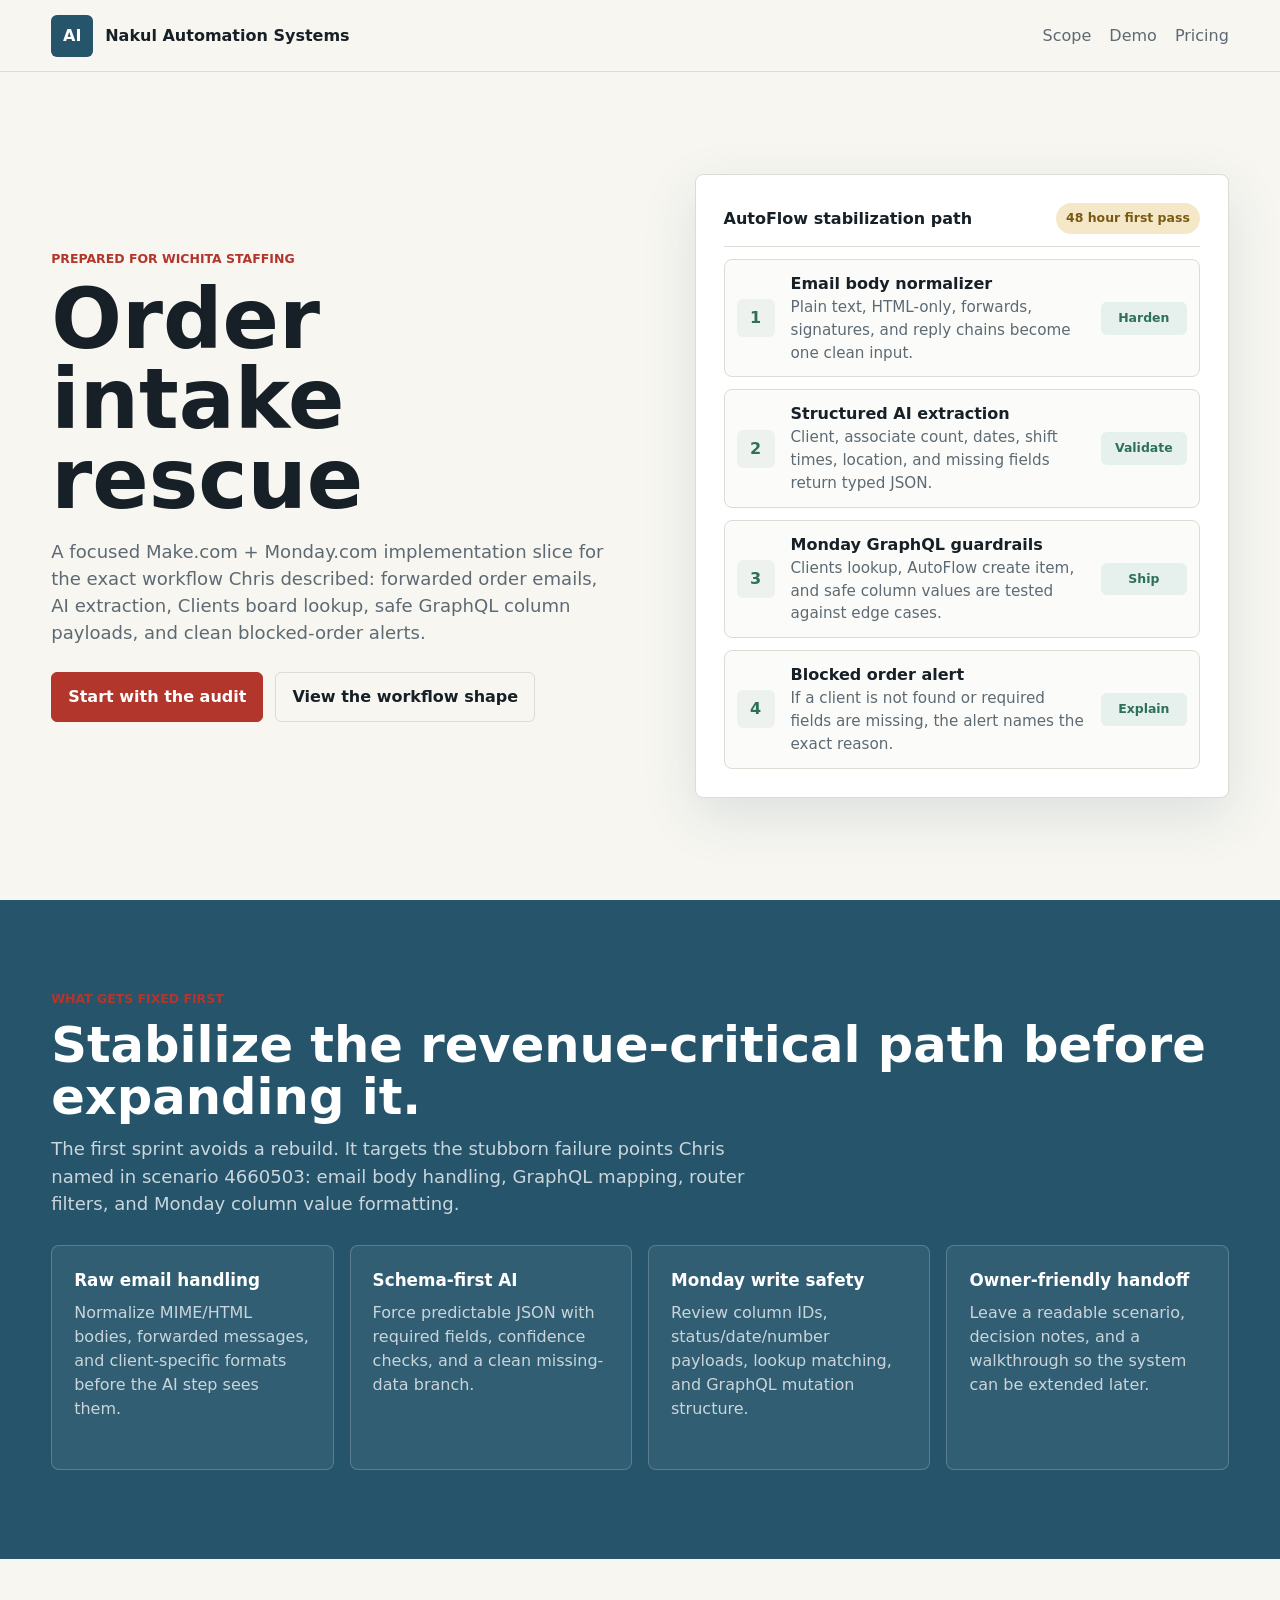
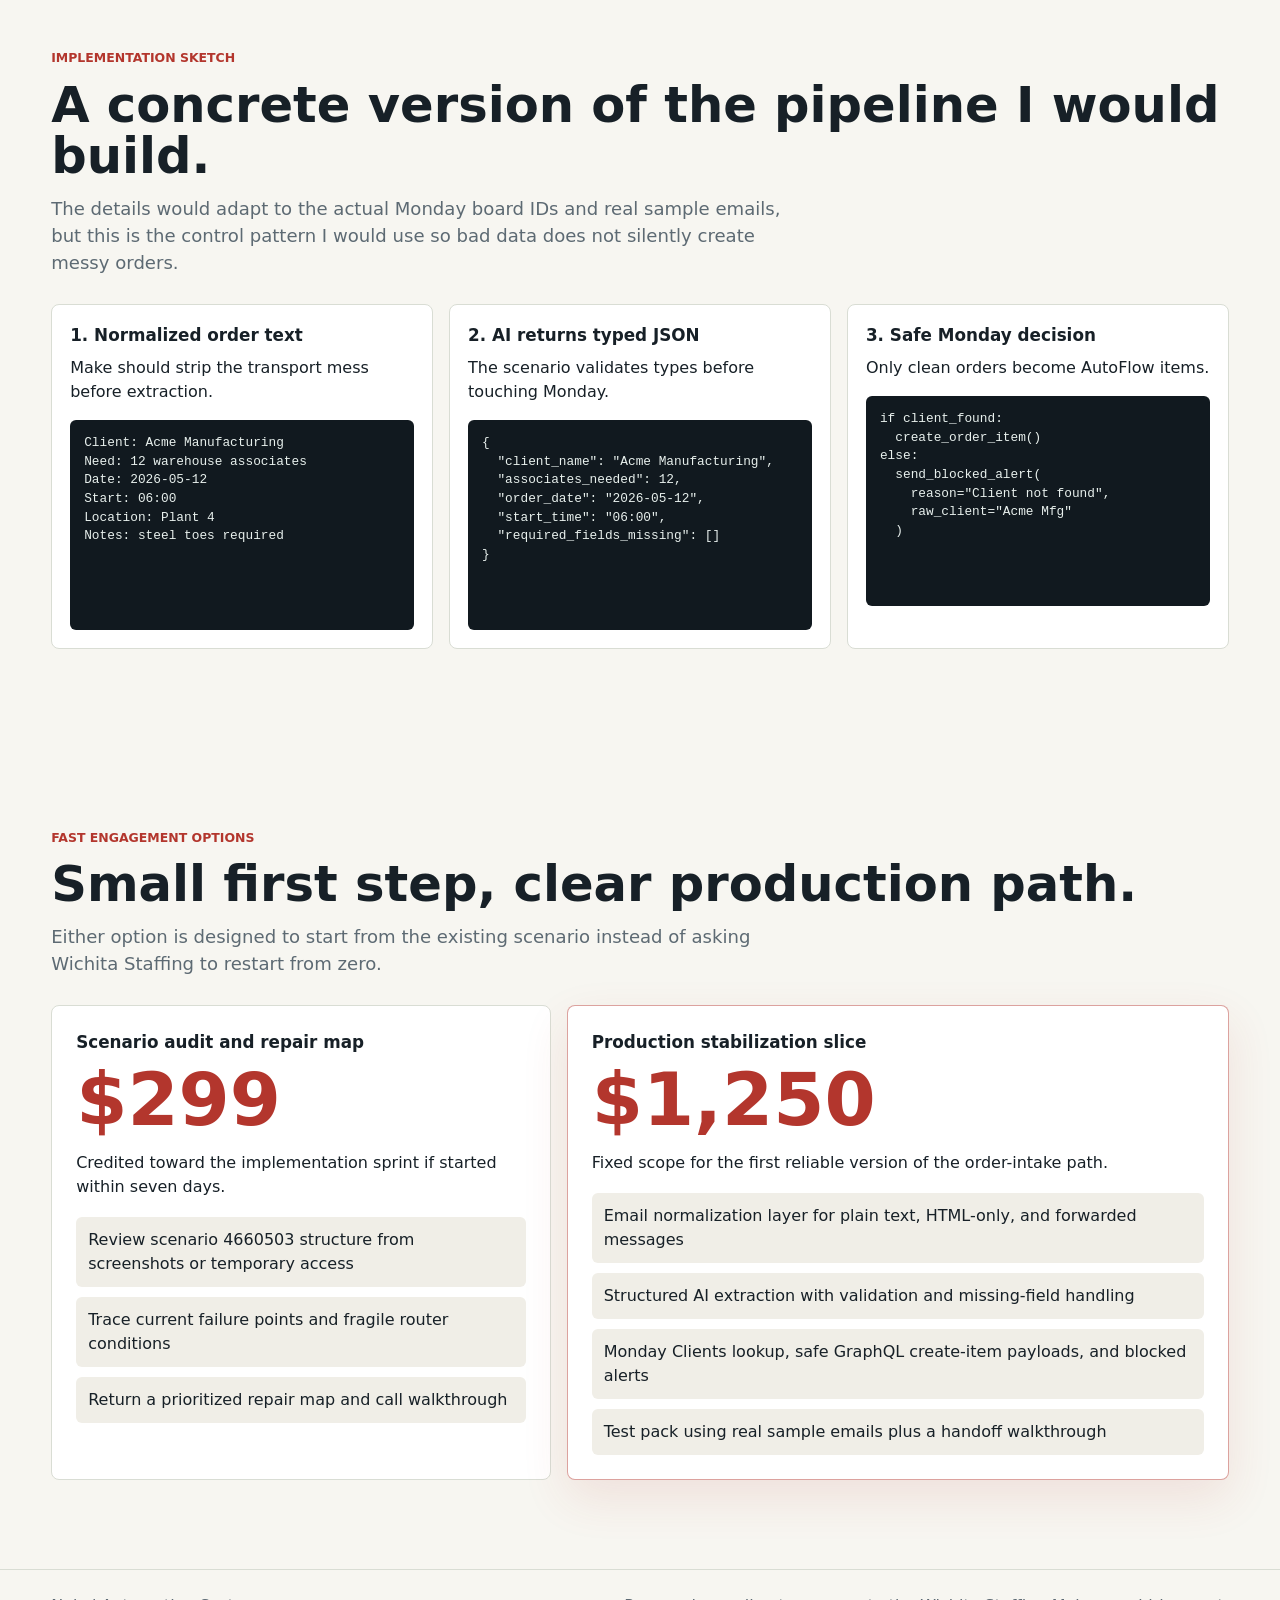
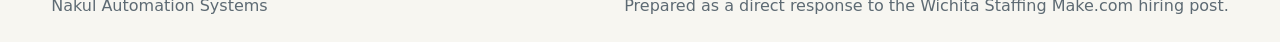
<file: wichita-staffing-proposal/index.html>
<!doctype html>
<html lang="en">
  <head>
    <meta charset="utf-8">
    <meta name="viewport" content="width=device-width, initial-scale=1">
    <title>Wichita Staffing Order Intake Rescue</title>
    <meta name="description" content="A focused Make.com + Monday.com implementation slice for Wichita Staffing's email order intake workflow.">
    <style>
      :root {
        --ink: #172027;
        --muted: #5d6a73;
        --paper: #f7f6f1;
        --panel: #ffffff;
        --line: #d9ddd4;
        --red: #b3362d;
        --blue: #25546b;
        --green: #2f7058;
        --gold: #e7c467;
        --wash: #edf2ef;
      }

      * { box-sizing: border-box; }

      body {
        margin: 0;
        background: var(--paper);
        color: var(--ink);
        font-family: Inter, ui-sans-serif, system-ui, -apple-system, BlinkMacSystemFont, "Segoe UI", sans-serif;
        line-height: 1.5;
      }

      a { color: inherit; text-decoration: none; }

      header, section, footer { padding-inline: clamp(18px, 4vw, 58px); }

      header {
        display: flex;
        align-items: center;
        justify-content: space-between;
        min-height: 72px;
        border-bottom: 1px solid var(--line);
      }

      .brand {
        display: inline-flex;
        align-items: center;
        gap: 12px;
        font-weight: 850;
      }

      .mark {
        display: grid;
        place-items: center;
        width: 42px;
        height: 42px;
        border-radius: 6px;
        background: var(--blue);
        color: #fff;
      }

      nav {
        display: flex;
        gap: 18px;
        color: var(--muted);
      }

      .hero {
        display: grid;
        grid-template-columns: minmax(0, 1.03fr) minmax(330px, 0.97fr);
        gap: clamp(28px, 6vw, 76px);
        align-items: center;
        min-height: calc(100svh - 72px);
        padding-block: clamp(48px, 7vw, 90px);
      }

      .hero > *,
      .plans > *,
      .demo > *,
      .grid > * {
        min-width: 0;
      }

      .eyebrow {
        margin: 0 0 12px;
        color: var(--red);
        font-size: 0.78rem;
        font-weight: 850;
        letter-spacing: 0;
        text-transform: uppercase;
      }

      h1, h2, h3, p { margin-top: 0; }

      h1 {
        max-width: 12ch;
        margin-bottom: 18px;
        font-size: clamp(3rem, 6.5vw, 6.2rem);
        line-height: 0.96;
        letter-spacing: 0;
      }

      h2 {
        margin-bottom: 12px;
        font-size: clamp(2rem, 4vw, 3.1rem);
        line-height: 1.04;
        letter-spacing: 0;
      }

      h3 {
        margin-bottom: 8px;
        font-size: 1.05rem;
        letter-spacing: 0;
      }

      .lead {
        max-width: 740px;
        color: var(--muted);
        font-size: 1.13rem;
      }

      .actions {
        display: flex;
        flex-wrap: wrap;
        gap: 12px;
        margin-top: 26px;
      }

      .btn {
        display: inline-flex;
        align-items: center;
        justify-content: center;
        max-width: 100%;
        min-height: 46px;
        padding: 12px 16px;
        border: 1px solid var(--line);
        border-radius: 6px;
        font-weight: 850;
        text-align: center;
      }

      .btn.primary {
        border-color: var(--red);
        background: var(--red);
        color: #fff;
      }

      .board {
        display: grid;
        gap: 12px;
        width: 100%;
        min-width: 0;
        padding: clamp(18px, 3vw, 28px);
        border: 1px solid var(--line);
        border-radius: 8px;
        background: var(--panel);
        box-shadow: 0 18px 54px rgba(37, 84, 107, 0.13);
      }

      .board-head {
        display: flex;
        align-items: center;
        justify-content: space-between;
        gap: 12px;
        padding-bottom: 12px;
        border-bottom: 1px solid var(--line);
      }

      .pill {
        padding: 6px 10px;
        border-radius: 999px;
        background: #f4e8c8;
        color: #795a13;
        font-size: 0.78rem;
        font-weight: 850;
        white-space: nowrap;
      }

      .flow-row {
        display: grid;
        grid-template-columns: 42px 1fr auto;
        gap: 12px;
        align-items: center;
        min-height: 68px;
        padding: 12px;
        border: 1px solid var(--line);
        border-radius: 8px;
        background: #fbfcf9;
      }

      .num {
        display: grid;
        place-items: center;
        width: 38px;
        height: 38px;
        border-radius: 6px;
        background: var(--wash);
        color: var(--green);
        font-weight: 900;
      }

      .flow-row strong { display: block; }

      .flow-row p {
        margin-bottom: 0;
        color: var(--muted);
        font-size: 0.95rem;
        overflow-wrap: anywhere;
      }

      .status {
        min-width: 86px;
        padding: 7px 9px;
        border-radius: 6px;
        background: #e6f0ec;
        color: var(--green);
        font-size: 0.78rem;
        font-weight: 850;
        text-align: center;
      }

      .band {
        padding-block: clamp(56px, 7vw, 92px);
        background: var(--blue);
        color: #fff;
      }

      .band .lead { color: rgba(255, 255, 255, 0.76); }

      .grid {
        display: grid;
        grid-template-columns: repeat(4, minmax(0, 1fr));
        gap: 16px;
        margin-top: 28px;
      }

      .tile {
        min-height: 225px;
        padding: 22px;
        border: 1px solid rgba(255, 255, 255, 0.2);
        border-radius: 8px;
        background: rgba(255, 255, 255, 0.06);
      }

      .tile p { color: rgba(255, 255, 255, 0.74); }

      .section { padding-block: clamp(56px, 7vw, 92px); }

      .plans {
        display: grid;
        grid-template-columns: minmax(0, 0.86fr) minmax(0, 1.14fr);
        gap: 16px;
        margin-top: 28px;
      }

      .plan {
        padding: 24px;
        border: 1px solid var(--line);
        border-radius: 8px;
        background: var(--panel);
      }

      .plan.featured {
        border-color: rgba(179, 54, 45, 0.46);
        box-shadow: 0 18px 48px rgba(179, 54, 45, 0.11);
      }

      .price {
        display: block;
        margin: 8px 0 14px;
        color: var(--red);
        font-size: clamp(2.5rem, 6vw, 4.6rem);
        font-weight: 900;
        line-height: 1;
      }

      .list {
        display: grid;
        gap: 10px;
        margin: 18px 0 0;
        padding: 0;
        list-style: none;
      }

      .list li {
        padding: 11px 12px;
        border-radius: 6px;
        background: #f0eee7;
      }

      .demo {
        display: grid;
        grid-template-columns: repeat(3, minmax(0, 1fr));
        gap: 16px;
        margin-top: 28px;
      }

      .demo-card {
        min-height: 320px;
        padding: 18px;
        border: 1px solid var(--line);
        border-radius: 8px;
        background: var(--panel);
      }

      .mono {
        overflow: auto;
        min-height: 210px;
        margin: 12px 0 0;
        padding: 14px;
        border-radius: 6px;
        background: #11191f;
        color: #e8f0ed;
        font-family: "SFMono-Regular", Consolas, "Liberation Mono", monospace;
        font-size: 0.8rem;
        line-height: 1.45;
        white-space: pre-wrap;
      }

      footer {
        display: flex;
        justify-content: space-between;
        gap: 16px;
        padding-block: 24px;
        border-top: 1px solid var(--line);
        color: var(--muted);
      }

      @media (max-width: 980px) {
        .hero,
        .plans,
        .demo {
          grid-template-columns: 1fr;
        }

        .grid {
          grid-template-columns: repeat(2, minmax(0, 1fr));
        }
      }

      @media (max-width: 680px) {
        header,
        footer {
          align-items: flex-start;
          flex-direction: column;
          justify-content: flex-start;
        }

        nav {
          flex-wrap: wrap;
          gap: 12px;
        }

        .actions {
          display: grid;
          grid-template-columns: 1fr;
        }

        .btn {
          width: 100%;
        }

        .hero {
          min-height: auto;
        }

        h1 {
          max-width: 9.5ch;
          font-size: clamp(2.7rem, 16vw, 4rem);
        }

        .grid {
          grid-template-columns: 1fr;
        }

        .flow-row {
          grid-template-columns: 38px 1fr;
        }

        .board-head {
          align-items: flex-start;
          flex-direction: column;
        }

        .status {
          grid-column: 2;
          justify-self: start;
        }
      }
    </style>
  </head>
  <body>
    <header>
      <a class="brand" href="../">
        <span class="mark">AI</span>
        <span>Nakul Automation Systems</span>
      </a>
      <nav aria-label="Page navigation">
        <a href="#scope">Scope</a>
        <a href="#demo">Demo</a>
        <a href="#pricing">Pricing</a>
      </nav>
    </header>

    <main>
      <section class="hero">
        <div>
          <p class="eyebrow">Prepared for Wichita Staffing</p>
          <h1>Order intake rescue</h1>
          <p class="lead">A focused Make.com + Monday.com implementation slice for the exact workflow Chris described: forwarded order emails, AI extraction, Clients board lookup, safe GraphQL column payloads, and clean blocked-order alerts.</p>
          <div class="actions">
            <a class="btn primary" href="mailto:nanznakul@gmail.com?subject=Wichita%20order%20intake%20rescue">Start with the audit</a>
            <a class="btn" href="#demo">View the workflow shape</a>
          </div>
        </div>

        <div class="board" aria-label="Workflow implementation preview">
          <div class="board-head">
            <strong>AutoFlow stabilization path</strong>
            <span class="pill">48 hour first pass</span>
          </div>
          <div class="flow-row">
            <span class="num">1</span>
            <div>
              <strong>Email body normalizer</strong>
              <p>Plain text, HTML-only, forwards, signatures, and reply chains become one clean input.</p>
            </div>
            <span class="status">Harden</span>
          </div>
          <div class="flow-row">
            <span class="num">2</span>
            <div>
              <strong>Structured AI extraction</strong>
              <p>Client, associate count, dates, shift times, location, and missing fields return typed JSON.</p>
            </div>
            <span class="status">Validate</span>
          </div>
          <div class="flow-row">
            <span class="num">3</span>
            <div>
              <strong>Monday GraphQL guardrails</strong>
              <p>Clients lookup, AutoFlow create item, and safe column values are tested against edge cases.</p>
            </div>
            <span class="status">Ship</span>
          </div>
          <div class="flow-row">
            <span class="num">4</span>
            <div>
              <strong>Blocked order alert</strong>
              <p>If a client is not found or required fields are missing, the alert names the exact reason.</p>
            </div>
            <span class="status">Explain</span>
          </div>
        </div>
      </section>

      <section class="band" id="scope">
        <p class="eyebrow">What gets fixed first</p>
        <h2>Stabilize the revenue-critical path before expanding it.</h2>
        <p class="lead">The first sprint avoids a rebuild. It targets the stubborn failure points Chris named in scenario 4660503: email body handling, GraphQL mapping, router filters, and Monday column value formatting.</p>
        <div class="grid">
          <article class="tile">
            <h3>Raw email handling</h3>
            <p>Normalize MIME/HTML bodies, forwarded messages, and client-specific formats before the AI step sees them.</p>
          </article>
          <article class="tile">
            <h3>Schema-first AI</h3>
            <p>Force predictable JSON with required fields, confidence checks, and a clean missing-data branch.</p>
          </article>
          <article class="tile">
            <h3>Monday write safety</h3>
            <p>Review column IDs, status/date/number payloads, lookup matching, and GraphQL mutation structure.</p>
          </article>
          <article class="tile">
            <h3>Owner-friendly handoff</h3>
            <p>Leave a readable scenario, decision notes, and a walkthrough so the system can be extended later.</p>
          </article>
        </div>
      </section>

      <section class="section" id="demo">
        <p class="eyebrow">Implementation sketch</p>
        <h2>A concrete version of the pipeline I would build.</h2>
        <p class="lead">The details would adapt to the actual Monday board IDs and real sample emails, but this is the control pattern I would use so bad data does not silently create messy orders.</p>
        <div class="demo">
          <article class="demo-card">
            <h3>1. Normalized order text</h3>
            <p>Make should strip the transport mess before extraction.</p>
            <pre class="mono">Client: Acme Manufacturing
Need: 12 warehouse associates
Date: 2026-05-12
Start: 06:00
Location: Plant 4
Notes: steel toes required</pre>
          </article>
          <article class="demo-card">
            <h3>2. AI returns typed JSON</h3>
            <p>The scenario validates types before touching Monday.</p>
            <pre class="mono">{
  "client_name": "Acme Manufacturing",
  "associates_needed": 12,
  "order_date": "2026-05-12",
  "start_time": "06:00",
  "required_fields_missing": []
}</pre>
          </article>
          <article class="demo-card">
            <h3>3. Safe Monday decision</h3>
            <p>Only clean orders become AutoFlow items.</p>
            <pre class="mono">if client_found:
  create_order_item()
else:
  send_blocked_alert(
    reason="Client not found",
    raw_client="Acme Mfg"
  )</pre>
          </article>
        </div>
      </section>

      <section class="section" id="pricing">
        <p class="eyebrow">Fast engagement options</p>
        <h2>Small first step, clear production path.</h2>
        <p class="lead">Either option is designed to start from the existing scenario instead of asking Wichita Staffing to restart from zero.</p>
        <div class="plans">
          <article class="plan">
            <h3>Scenario audit and repair map</h3>
            <span class="price">$299</span>
            <p>Credited toward the implementation sprint if started within seven days.</p>
            <ul class="list">
              <li>Review scenario 4660503 structure from screenshots or temporary access</li>
              <li>Trace current failure points and fragile router conditions</li>
              <li>Return a prioritized repair map and call walkthrough</li>
            </ul>
          </article>
          <article class="plan featured">
            <h3>Production stabilization slice</h3>
            <span class="price">$1,250</span>
            <p>Fixed scope for the first reliable version of the order-intake path.</p>
            <ul class="list">
              <li>Email normalization layer for plain text, HTML-only, and forwarded messages</li>
              <li>Structured AI extraction with validation and missing-field handling</li>
              <li>Monday Clients lookup, safe GraphQL create-item payloads, and blocked alerts</li>
              <li>Test pack using real sample emails plus a handoff walkthrough</li>
            </ul>
          </article>
        </div>
      </section>
    </main>

    <footer>
      <span>Nakul Automation Systems</span>
      <span>Prepared as a direct response to the Wichita Staffing Make.com hiring post.</span>
    </footer>
  </body>
</html>
</file>
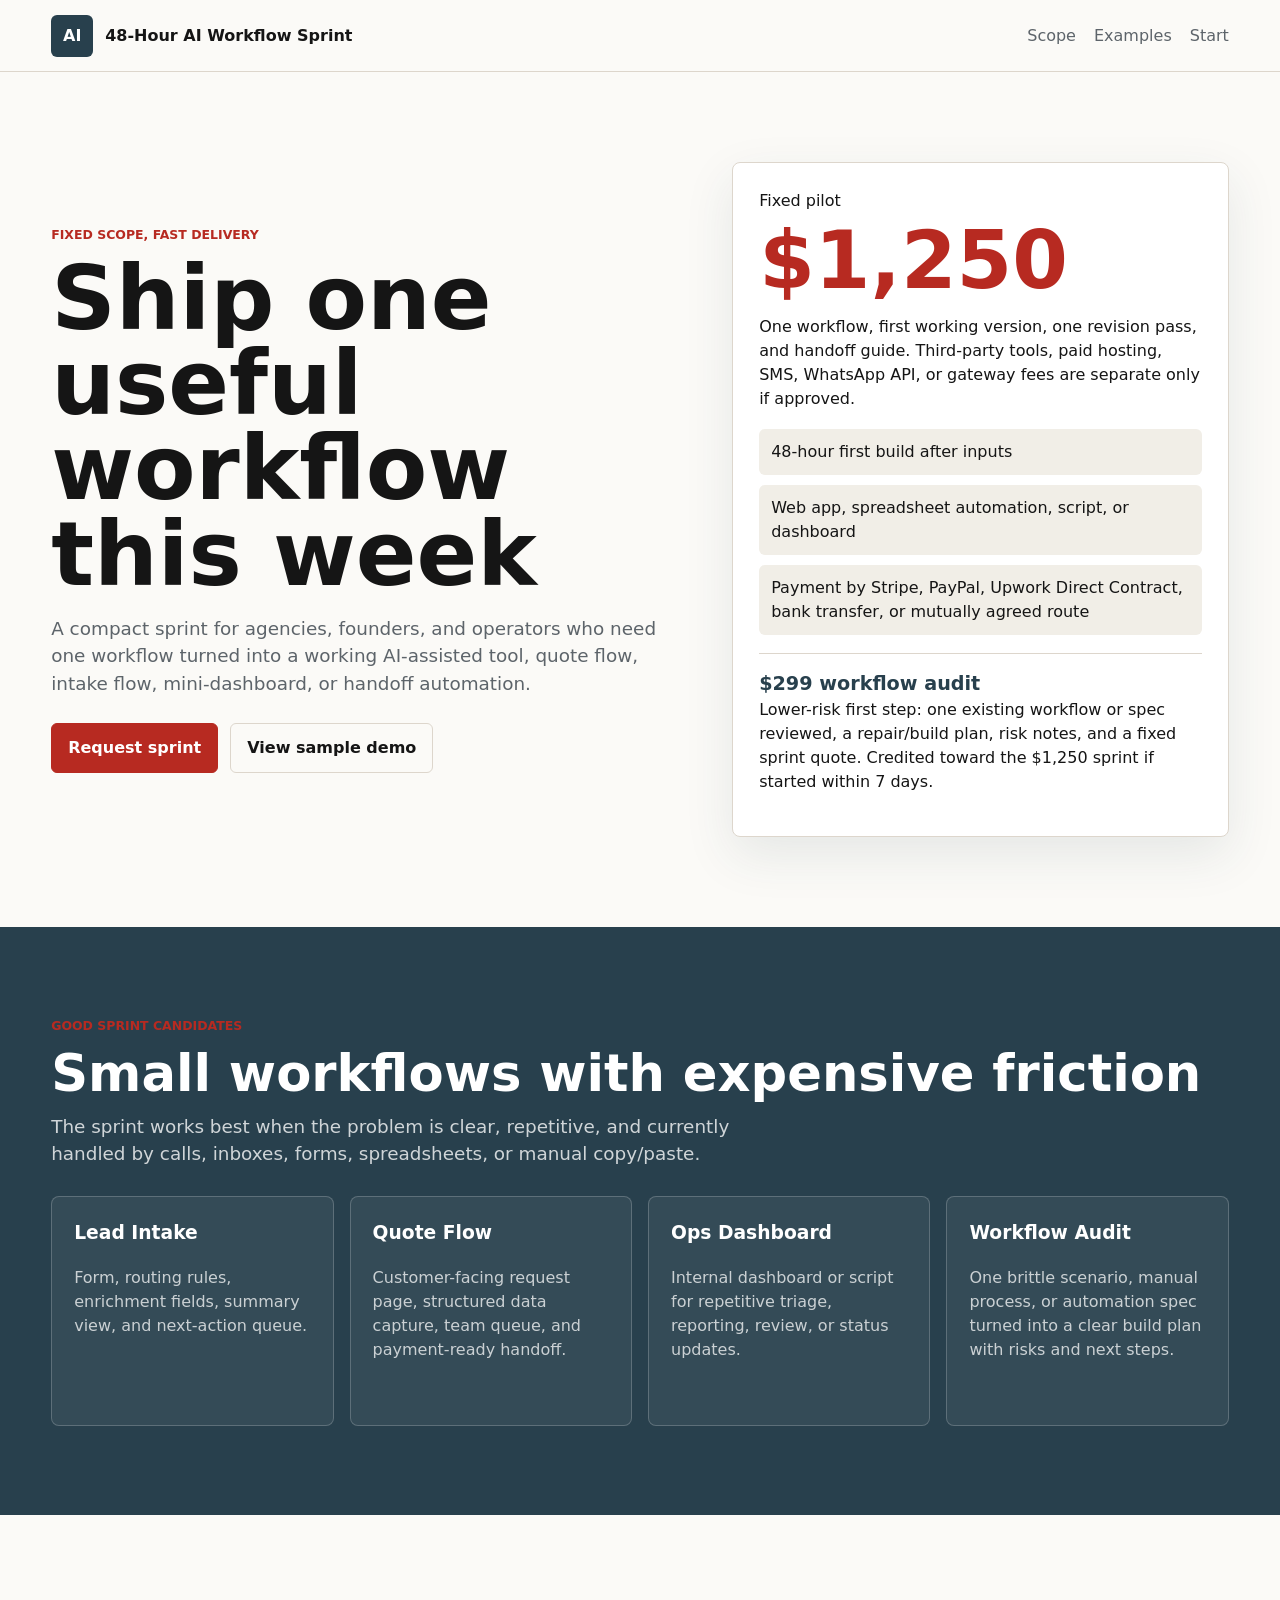
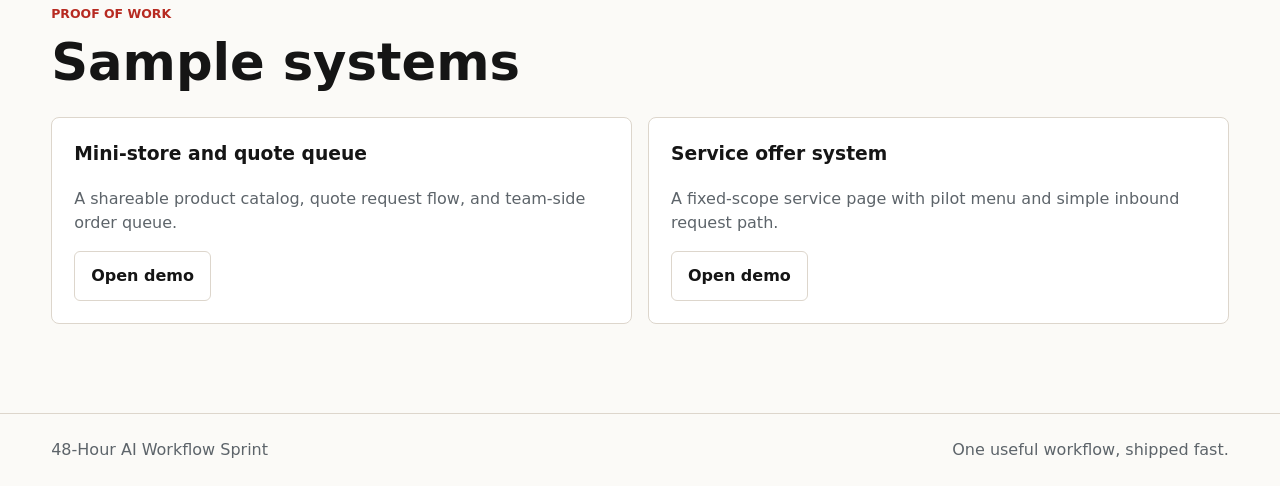
<file: workflow-sprint/index.html>
<!doctype html>
<html lang="en">
  <head>
    <meta charset="utf-8">
    <meta name="viewport" content="width=device-width, initial-scale=1">
    <title>48-Hour AI Workflow Sprint</title>
    <meta name="description" content="A fixed-scope $1,250 sprint to ship one useful AI-assisted workflow, quote flow, intake flow, or internal tool.">
    <style>
      :root {
        --ink: #151515;
        --muted: #5d646a;
        --paper: #fbfaf7;
        --panel: #ffffff;
        --line: #ddd6cc;
        --accent: #b72a21;
        --steel: #28404d;
        --green: #dce8df;
      }

      * { box-sizing: border-box; }

      body {
        margin: 0;
        background: var(--paper);
        color: var(--ink);
        font-family: Inter, ui-sans-serif, system-ui, -apple-system, BlinkMacSystemFont, "Segoe UI", sans-serif;
        line-height: 1.5;
      }

      a { color: inherit; text-decoration: none; }

      header, section, footer { padding-inline: clamp(18px, 4vw, 56px); }

      header {
        display: flex;
        align-items: center;
        justify-content: space-between;
        min-height: 72px;
        border-bottom: 1px solid var(--line);
      }

      .brand {
        display: inline-flex;
        align-items: center;
        gap: 12px;
        font-weight: 850;
      }

      .mark {
        display: grid;
        place-items: center;
        width: 42px;
        height: 42px;
        border-radius: 6px;
        background: var(--steel);
        color: #fff;
      }

      nav {
        display: flex;
        gap: 18px;
        color: var(--muted);
      }

      .hero {
        display: grid;
        grid-template-columns: minmax(0, 1.1fr) minmax(320px, 0.9fr);
        gap: clamp(28px, 6vw, 74px);
        align-items: center;
        min-height: calc(100svh - 72px);
        padding-block: clamp(54px, 7vw, 96px);
      }

      .eyebrow {
        margin: 0 0 12px;
        color: var(--accent);
        font-size: 0.78rem;
        font-weight: 850;
        letter-spacing: 0;
        text-transform: uppercase;
      }

      h1, h2, h3, p { margin-top: 0; }

      h1 {
        max-width: 12ch;
        margin-bottom: 18px;
        font-size: clamp(3.1rem, 7vw, 6.6rem);
        line-height: 0.95;
        letter-spacing: 0;
      }

      h2 {
        margin-bottom: 12px;
        font-size: clamp(2rem, 4vw, 3.25rem);
        line-height: 1.04;
        letter-spacing: 0;
      }

      .lead {
        max-width: 720px;
        color: var(--muted);
        font-size: 1.15rem;
      }

      .actions {
        display: flex;
        flex-wrap: wrap;
        gap: 12px;
        margin-top: 26px;
      }

      .btn {
        display: inline-flex;
        align-items: center;
        justify-content: center;
        min-height: 46px;
        padding: 12px 16px;
        border: 1px solid var(--line);
        border-radius: 6px;
        font-weight: 850;
      }

      .btn.primary {
        border-color: var(--accent);
        background: var(--accent);
        color: #fff;
      }

      .panel {
        padding: 26px;
        border: 1px solid var(--line);
        border-radius: 8px;
        background: var(--panel);
        box-shadow: 0 18px 50px rgba(40, 64, 77, 0.1);
      }

      .price {
        display: block;
        margin: 8px 0 14px;
        color: var(--accent);
        font-size: clamp(3rem, 7vw, 5rem);
        font-weight: 900;
        line-height: 1;
      }

      .checklist {
        display: grid;
        gap: 10px;
        margin: 18px 0 0;
        padding: 0;
        list-style: none;
      }

      .checklist li {
        padding: 11px 12px;
        border-radius: 6px;
        background: #f1eee7;
      }

      .audit {
        margin-top: 18px;
        padding-top: 16px;
        border-top: 1px solid var(--line);
      }

      .audit strong {
        color: var(--steel);
        font-size: 1.2rem;
      }

      .band {
        padding-block: clamp(56px, 7vw, 92px);
        background: var(--steel);
        color: #fff;
      }

      .band .lead { color: rgba(255, 255, 255, 0.78); }

      .grid {
        display: grid;
        grid-template-columns: repeat(4, minmax(0, 1fr));
        gap: 16px;
        margin-top: 28px;
      }

      .tile {
        min-height: 230px;
        padding: 22px;
        border: 1px solid rgba(255, 255, 255, 0.2);
        border-radius: 8px;
        background: rgba(255, 255, 255, 0.06);
      }

      .tile p { color: rgba(255, 255, 255, 0.74); }

      .section { padding-block: clamp(56px, 7vw, 92px); }

      .proof-grid {
        display: grid;
        grid-template-columns: repeat(2, minmax(0, 1fr));
        gap: 16px;
        margin-top: 28px;
      }

      .proof {
        padding: 22px;
        border: 1px solid var(--line);
        border-radius: 8px;
        background: var(--panel);
      }

      .proof p { color: var(--muted); }

      footer {
        display: flex;
        justify-content: space-between;
        gap: 16px;
        padding-block: 24px;
        border-top: 1px solid var(--line);
        color: var(--muted);
      }

      @media (max-width: 1120px) {
        .grid {
          grid-template-columns: repeat(2, minmax(0, 1fr));
        }
      }

      @media (max-width: 880px) {
        header, footer {
          align-items: flex-start;
          flex-direction: column;
        }

        .hero, .grid, .proof-grid {
          grid-template-columns: 1fr;
        }

        nav {
          width: 100%;
          overflow-x: auto;
          padding-bottom: 3px;
        }
      }
    </style>
  </head>
  <body>
    <header>
      <a class="brand" href="/fast-ai-revenue-systems/">
        <span class="mark">AI</span>
        <span>48-Hour AI Workflow Sprint</span>
      </a>
      <nav aria-label="Main navigation">
        <a href="#scope">Scope</a>
        <a href="#proof">Examples</a>
        <a href="#start">Start</a>
      </nav>
    </header>

    <main>
      <section class="hero">
        <div>
          <p class="eyebrow">Fixed scope, fast delivery</p>
          <h1>Ship one useful workflow this week</h1>
          <p class="lead">
            A compact sprint for agencies, founders, and operators who need one
            workflow turned into a working AI-assisted tool, quote flow, intake flow,
            mini-dashboard, or handoff automation.
          </p>
          <div class="actions">
            <a class="btn primary" href="mailto:nanznakul@gmail.com?subject=AI%20Workflow%20Sprint">Request sprint</a>
            <a class="btn" href="/fast-ai-revenue-systems/mini-store-kit/">View sample demo</a>
          </div>
        </div>
        <aside class="panel" id="start">
          <span>Fixed pilot</span>
          <strong class="price">$1,250</strong>
          <p>One workflow, first working version, one revision pass, and handoff guide. Third-party tools, paid hosting, SMS, WhatsApp API, or gateway fees are separate only if approved.</p>
          <ul class="checklist">
            <li>48-hour first build after inputs</li>
            <li>Web app, spreadsheet automation, script, or dashboard</li>
            <li>Payment by Stripe, PayPal, Upwork Direct Contract, bank transfer, or mutually agreed route</li>
          </ul>
          <div class="audit">
            <strong>$299 workflow audit</strong>
            <p>Lower-risk first step: one existing workflow or spec reviewed, a repair/build plan, risk notes, and a fixed sprint quote. Credited toward the $1,250 sprint if started within 7 days.</p>
          </div>
        </aside>
      </section>

      <section class="band" id="scope">
        <p class="eyebrow">Good sprint candidates</p>
        <h2>Small workflows with expensive friction</h2>
        <p class="lead">The sprint works best when the problem is clear, repetitive, and currently handled by calls, inboxes, forms, spreadsheets, or manual copy/paste.</p>
        <div class="grid">
          <article class="tile">
            <h3>Lead Intake</h3>
            <p>Form, routing rules, enrichment fields, summary view, and next-action queue.</p>
          </article>
          <article class="tile">
            <h3>Quote Flow</h3>
            <p>Customer-facing request page, structured data capture, team queue, and payment-ready handoff.</p>
          </article>
          <article class="tile">
            <h3>Ops Dashboard</h3>
            <p>Internal dashboard or script for repetitive triage, reporting, review, or status updates.</p>
          </article>
          <article class="tile">
            <h3>Workflow Audit</h3>
            <p>One brittle scenario, manual process, or automation spec turned into a clear build plan with risks and next steps.</p>
          </article>
        </div>
      </section>

      <section class="section" id="proof">
        <p class="eyebrow">Proof of work</p>
        <h2>Sample systems</h2>
        <div class="proof-grid">
          <article class="proof">
            <h3>Mini-store and quote queue</h3>
            <p>A shareable product catalog, quote request flow, and team-side order queue.</p>
            <a class="btn" href="/fast-ai-revenue-systems/mini-store-kit/">Open demo</a>
          </article>
          <article class="proof">
            <h3>Service offer system</h3>
            <p>A fixed-scope service page with pilot menu and simple inbound request path.</p>
            <a class="btn" href="/fast-ai-revenue-systems/">Open demo</a>
          </article>
        </div>
      </section>
    </main>

    <footer>
      <span>48-Hour AI Workflow Sprint</span>
      <span>One useful workflow, shipped fast.</span>
    </footer>
  </body>
</html>
</file>
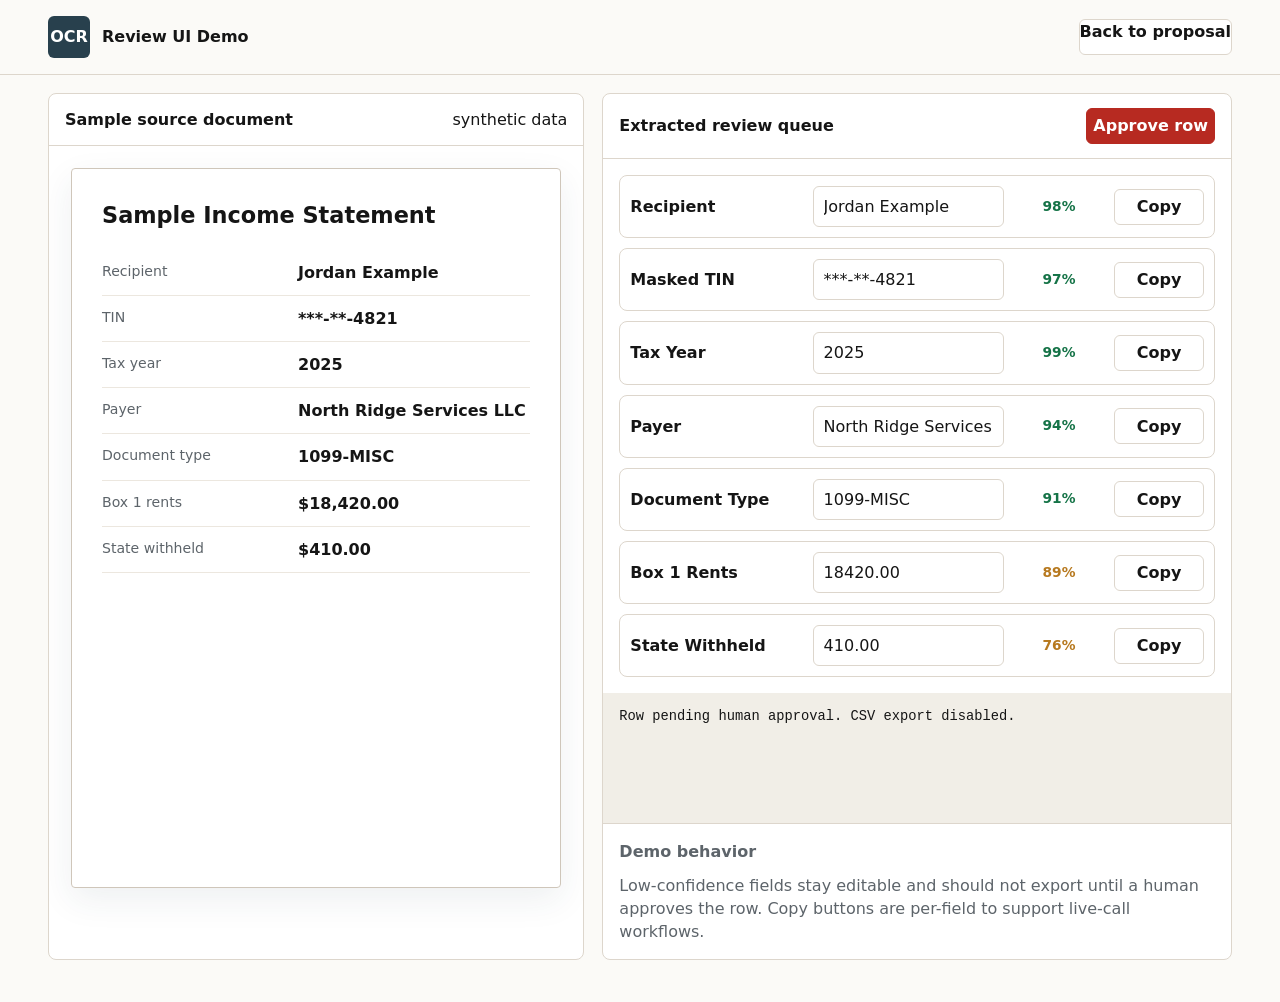
<file: gachet-ocr-proposal/demo.html>
<!doctype html>
<html lang="en">
  <head>
    <meta charset="utf-8">
    <meta name="viewport" content="width=device-width, initial-scale=1">
    <title>OCR Review UI Demo</title>
    <style>
      :root {
        --ink: #151515;
        --muted: #5d646a;
        --paper: #fbfaf7;
        --panel: #ffffff;
        --line: #ddd6cc;
        --accent: #b72a21;
        --steel: #28404d;
        --ok: #157347;
        --warn: #b7791f;
      }

      * { box-sizing: border-box; }

      body {
        margin: 0;
        background: var(--paper);
        color: var(--ink);
        font-family: Inter, ui-sans-serif, system-ui, -apple-system, BlinkMacSystemFont, "Segoe UI", sans-serif;
        line-height: 1.45;
      }

      header {
        display: flex;
        align-items: center;
        justify-content: space-between;
        gap: 18px;
        min-height: 70px;
        padding: 16px clamp(18px, 4vw, 48px);
        border-bottom: 1px solid var(--line);
        background: rgba(251, 250, 247, 0.94);
        position: sticky;
        top: 0;
        z-index: 5;
      }

      a { color: inherit; text-decoration: none; }

      .brand {
        display: inline-flex;
        align-items: center;
        gap: 12px;
        font-weight: 850;
      }

      .mark {
        display: grid;
        place-items: center;
        width: 42px;
        height: 42px;
        border-radius: 6px;
        background: var(--steel);
        color: #fff;
      }

      main {
        display: grid;
        grid-template-columns: minmax(320px, 0.92fr) minmax(420px, 1.08fr);
        gap: 18px;
        padding: 18px clamp(18px, 4vw, 48px) 42px;
      }

      .pane {
        min-height: calc(100svh - 130px);
        border: 1px solid var(--line);
        border-radius: 8px;
        background: var(--panel);
        overflow: hidden;
      }

      .pane-head {
        display: flex;
        align-items: center;
        justify-content: space-between;
        gap: 12px;
        padding: 14px 16px;
        border-bottom: 1px solid var(--line);
      }

      .doc {
        padding: 22px;
      }

      .fake-page {
        min-height: 720px;
        padding: 30px;
        border: 1px solid #cfc6ba;
        border-radius: 4px;
        background: #fff;
        box-shadow: 0 12px 34px rgba(40, 64, 77, 0.08);
      }

      .fake-page h1 {
        margin: 0 0 18px;
        font-size: 1.4rem;
        letter-spacing: 0;
      }

      .line {
        display: grid;
        grid-template-columns: 180px 1fr;
        gap: 16px;
        padding: 11px 0;
        border-bottom: 1px solid #ece7df;
      }

      .label {
        color: var(--muted);
        font-size: 0.88rem;
      }

      .fields {
        display: grid;
        gap: 10px;
        padding: 16px;
      }

      .field {
        display: grid;
        grid-template-columns: minmax(140px, 0.9fr) minmax(180px, 1fr) 90px 90px;
        gap: 10px;
        align-items: center;
        min-height: 50px;
        padding: 10px;
        border: 1px solid var(--line);
        border-radius: 8px;
        background: #fff;
      }

      .field label {
        font-weight: 800;
      }

      input {
        width: 100%;
        min-height: 36px;
        border: 1px solid var(--line);
        border-radius: 6px;
        padding: 8px 10px;
        color: var(--ink);
        font: inherit;
      }

      .confidence {
        font-size: 0.86rem;
        font-weight: 850;
        text-align: center;
      }

      .confidence.ok { color: var(--ok); }
      .confidence.warn { color: var(--warn); }

      button, .btn {
        min-height: 36px;
        border: 1px solid var(--line);
        border-radius: 6px;
        background: #fff;
        color: var(--ink);
        font: inherit;
        font-weight: 800;
        cursor: pointer;
      }

      button.primary, .btn.primary {
        border-color: var(--accent);
        background: var(--accent);
        color: #fff;
      }

      .notes {
        display: grid;
        gap: 10px;
        padding: 16px;
        border-top: 1px solid var(--line);
        color: var(--muted);
      }

      .csv {
        min-height: 130px;
        margin: 0;
        padding: 14px 16px;
        background: #f1eee7;
        overflow: auto;
        white-space: pre;
        font-family: ui-monospace, SFMono-Regular, Menlo, Monaco, Consolas, "Liberation Mono", monospace;
        font-size: 0.86rem;
      }

      @media (max-width: 980px) {
        main {
          grid-template-columns: 1fr;
        }

        .field {
          grid-template-columns: 1fr;
        }
      }
    </style>
  </head>
  <body>
    <header>
      <a class="brand" href="/fast-ai-revenue-systems/gachet-ocr-proposal/">
        <span class="mark">OCR</span>
        <span>Review UI Demo</span>
      </a>
      <a class="btn" href="/fast-ai-revenue-systems/gachet-ocr-proposal/">Back to proposal</a>
    </header>

    <main>
      <section class="pane">
        <div class="pane-head">
          <strong>Sample source document</strong>
          <span>synthetic data</span>
        </div>
        <div class="doc">
          <article class="fake-page" aria-label="Synthetic tax source document">
            <h1>Sample Income Statement</h1>
            <div class="line"><span class="label">Recipient</span><strong>Jordan Example</strong></div>
            <div class="line"><span class="label">TIN</span><strong>***-**-4821</strong></div>
            <div class="line"><span class="label">Tax year</span><strong>2025</strong></div>
            <div class="line"><span class="label">Payer</span><strong>North Ridge Services LLC</strong></div>
            <div class="line"><span class="label">Document type</span><strong>1099-MISC</strong></div>
            <div class="line"><span class="label">Box 1 rents</span><strong>$18,420.00</strong></div>
            <div class="line"><span class="label">State withheld</span><strong>$410.00</strong></div>
          </article>
        </div>
      </section>

      <section class="pane">
        <div class="pane-head">
          <strong>Extracted review queue</strong>
          <button class="primary" id="approve">Approve row</button>
        </div>
        <div class="fields" id="fields"></div>
        <pre class="csv" id="csv"></pre>
        <div class="notes">
          <strong>Demo behavior</strong>
          <span>Low-confidence fields stay editable and should not export until a human approves the row. Copy buttons are per-field to support live-call workflows.</span>
        </div>
      </section>
    </main>

    <script>
      const fields = [
        { key: "recipient_name", label: "Recipient", value: "Jordan Example", confidence: 0.98 },
        { key: "masked_tin", label: "Masked TIN", value: "***-**-4821", confidence: 0.97 },
        { key: "tax_year", label: "Tax Year", value: "2025", confidence: 0.99 },
        { key: "payer_name", label: "Payer", value: "North Ridge Services LLC", confidence: 0.94 },
        { key: "document_type", label: "Document Type", value: "1099-MISC", confidence: 0.91 },
        { key: "box_1_rents", label: "Box 1 Rents", value: "18420.00", confidence: 0.89 },
        { key: "state_withheld", label: "State Withheld", value: "410.00", confidence: 0.76 }
      ];

      const fieldsEl = document.getElementById("fields");
      const csvEl = document.getElementById("csv");
      let approved = false;

      function renderFields() {
        fieldsEl.innerHTML = fields.map((field, index) => {
          const status = field.confidence >= 0.9 ? "ok" : "warn";
          return `
            <div class="field">
              <label for="field-${index}">${field.label}</label>
              <input id="field-${index}" value="${field.value}" data-index="${index}">
              <span class="confidence ${status}">${Math.round(field.confidence * 100)}%</span>
              <button data-copy="${index}">Copy</button>
            </div>
          `;
        }).join("");
      }

      function renderCsv() {
        const headers = fields.map((field) => field.key).join(",");
        const values = fields.map((field) => JSON.stringify(field.value)).join(",");
        csvEl.textContent = approved
          ? `${headers}\n${values}`
          : "Row pending human approval. CSV export disabled.";
      }

      fieldsEl.addEventListener("input", (event) => {
        if (!event.target.matches("input")) return;
        fields[Number(event.target.dataset.index)].value = event.target.value;
        approved = false;
        renderCsv();
      });

      fieldsEl.addEventListener("click", async (event) => {
        const button = event.target.closest("button[data-copy]");
        if (!button) return;
        const value = fields[Number(button.dataset.copy)].value;
        await navigator.clipboard.writeText(value);
        button.textContent = "Copied";
        setTimeout(() => {
          button.textContent = "Copy";
        }, 1200);
      });

      document.getElementById("approve").addEventListener("click", () => {
        approved = true;
        renderCsv();
      });

      renderFields();
      renderCsv();
    </script>
  </body>
</html>
</file>
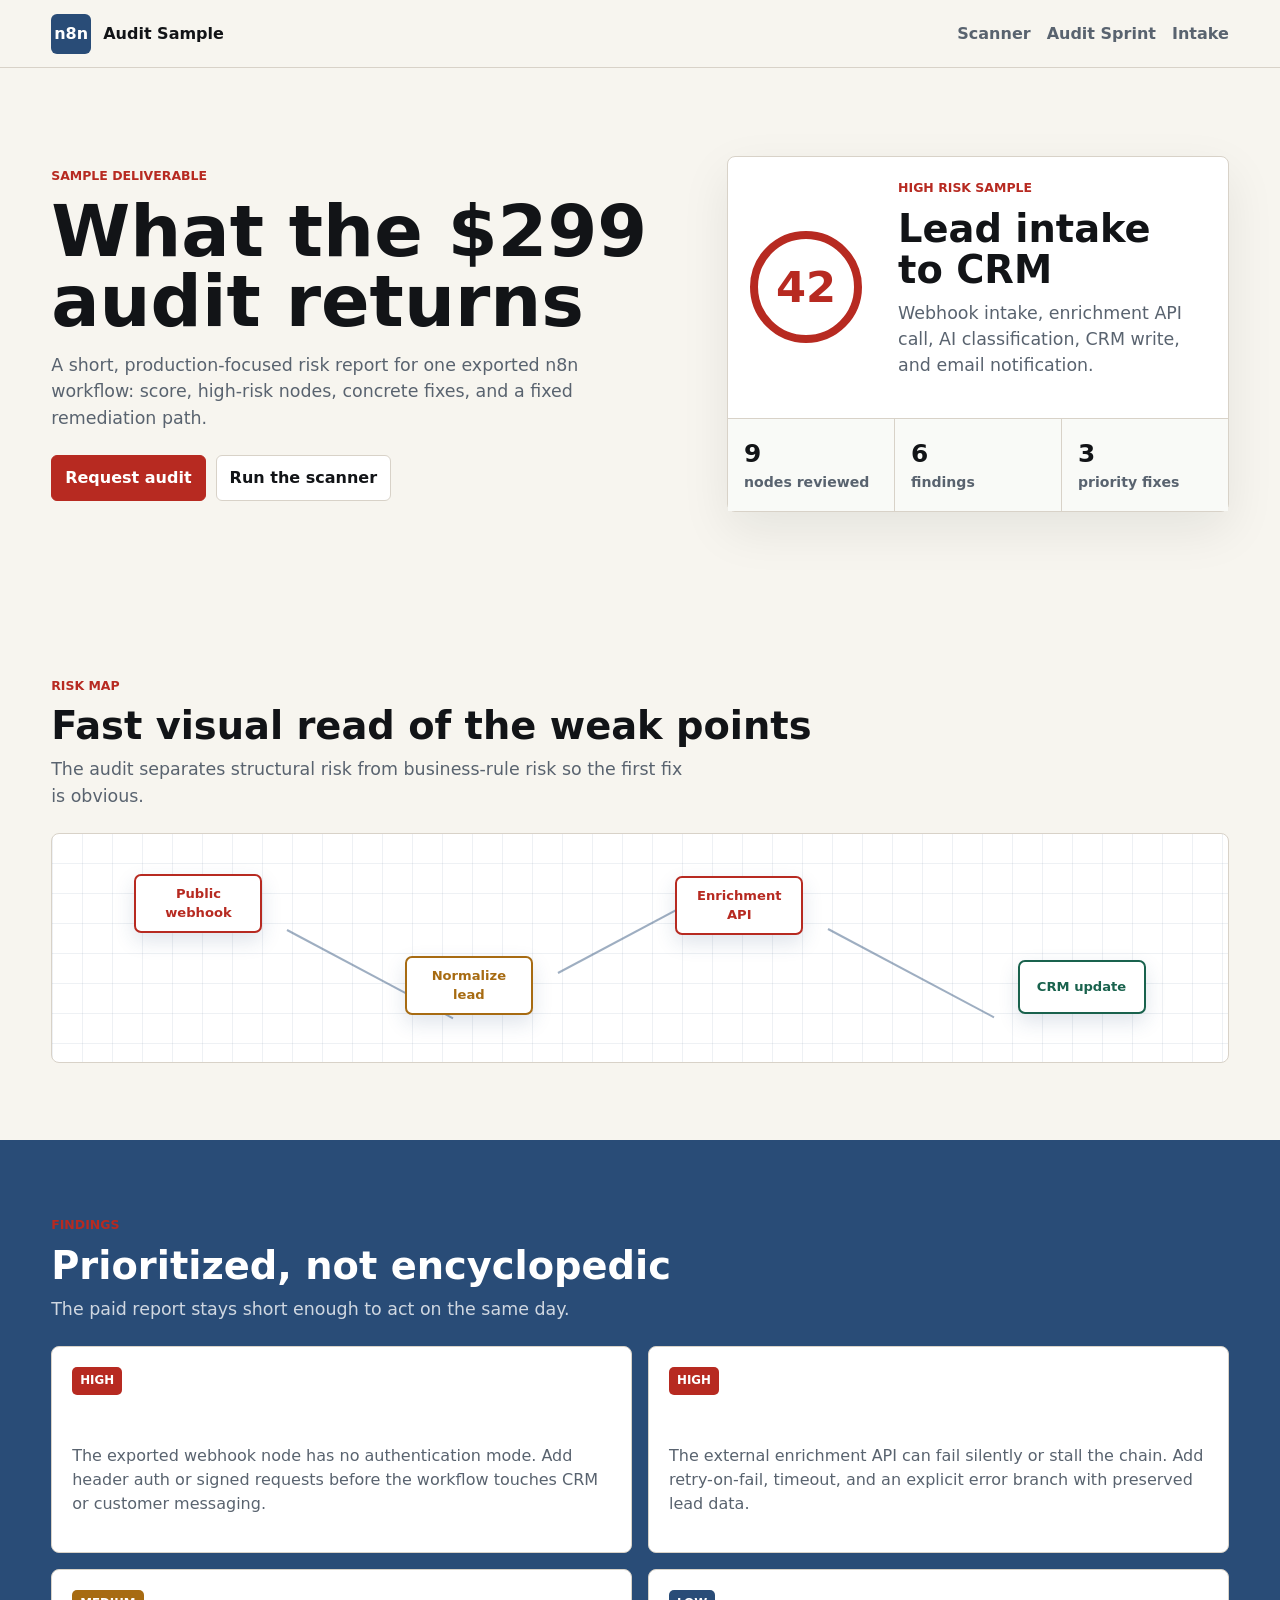
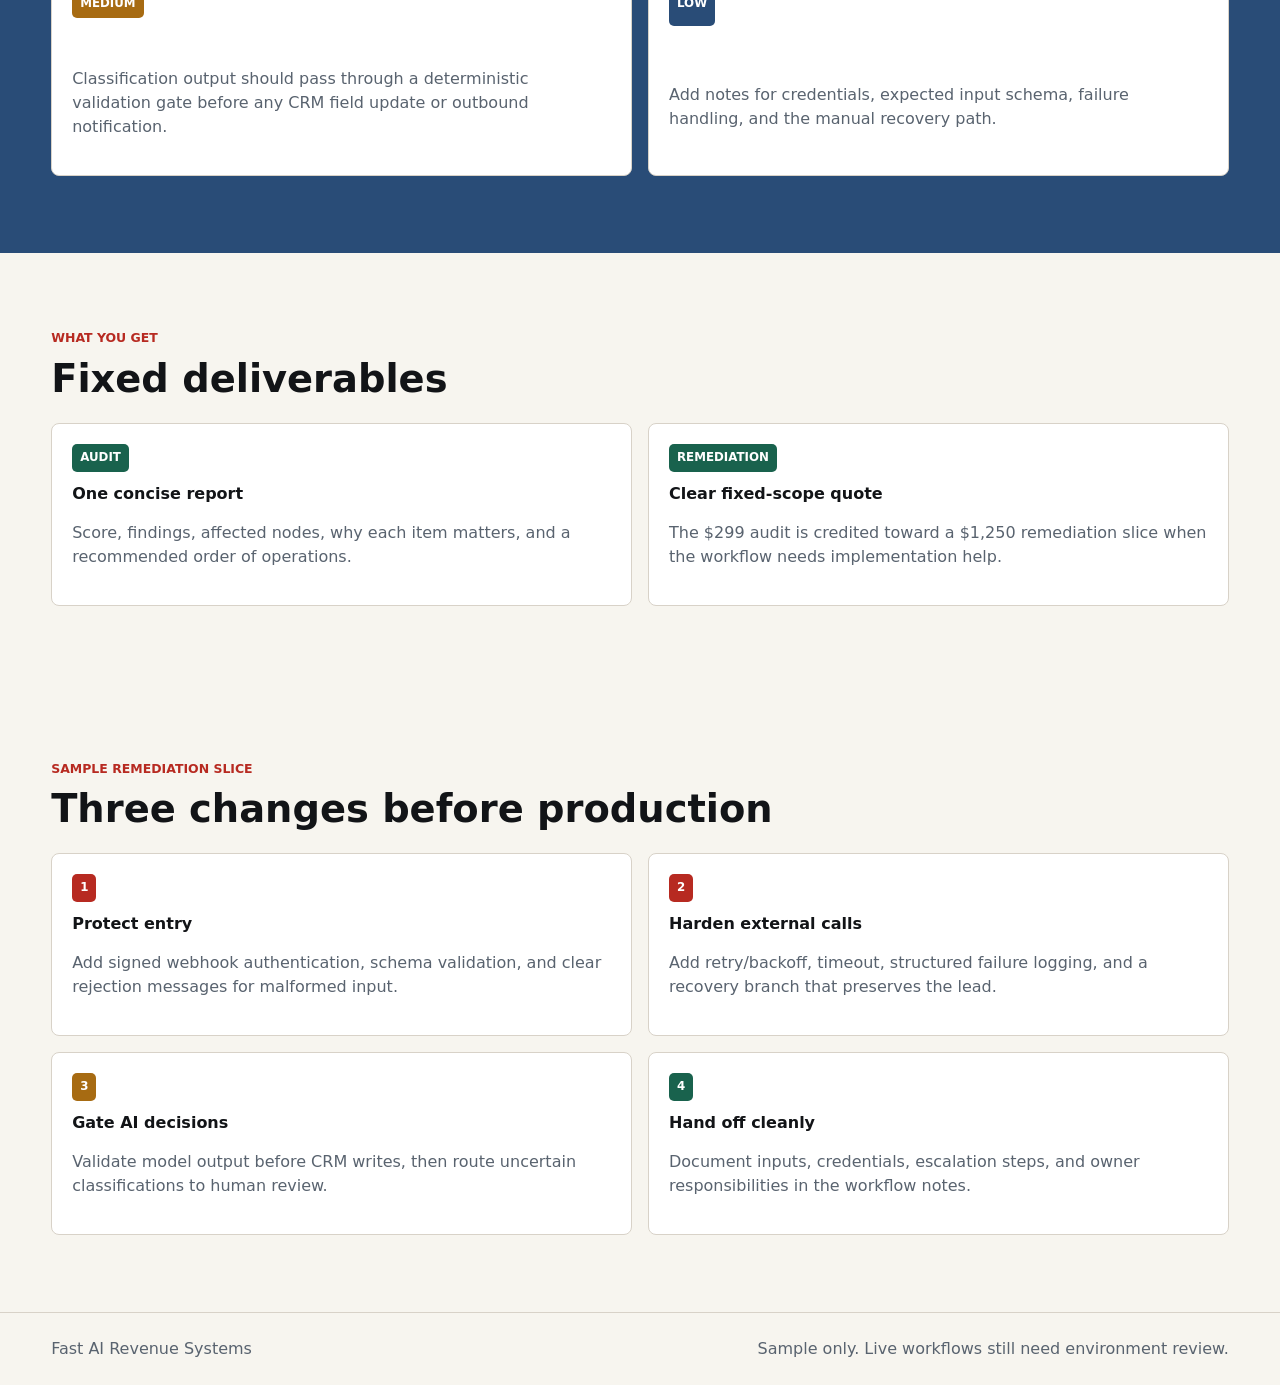
<file: n8n-audit/sample-report.html>
<!doctype html>
<html lang="en">
  <head>
    <meta charset="utf-8">
    <meta name="viewport" content="width=device-width, initial-scale=1">
    <title>Sample n8n Audit Report</title>
    <meta name="description" content="Sample deliverable for a fixed n8n workflow risk audit.">
    <link rel="icon" href="data:,">
    <style>
      :root {
        --ink: #121417;
        --muted: #59636f;
        --paper: #f7f5ef;
        --panel: #ffffff;
        --line: #d8d2c8;
        --red: #b72a21;
        --green: #19624d;
        --gold: #a76b12;
        --blue: #294c77;
        --soft: #eef3f1;
      }

      * { box-sizing: border-box; }

      body {
        margin: 0;
        background: var(--paper);
        color: var(--ink);
        font-family: Inter, ui-sans-serif, system-ui, -apple-system, BlinkMacSystemFont, "Segoe UI", sans-serif;
        line-height: 1.5;
      }

      a { color: inherit; text-decoration: none; }

      header,
      section,
      footer {
        padding-inline: clamp(16px, 4vw, 56px);
      }

      header {
        display: flex;
        align-items: center;
        justify-content: space-between;
        min-height: 68px;
        border-bottom: 1px solid var(--line);
      }

      .brand {
        display: inline-flex;
        align-items: center;
        gap: 12px;
        font-weight: 850;
      }

      .mark {
        display: grid;
        place-items: center;
        width: 40px;
        height: 40px;
        border-radius: 6px;
        background: var(--blue);
        color: #fff;
      }

      nav {
        display: flex;
        flex-wrap: wrap;
        gap: 16px;
        color: var(--muted);
        font-weight: 760;
      }

      .hero {
        display: grid;
        grid-template-columns: minmax(0, 1fr) minmax(320px, 0.82fr);
        gap: clamp(24px, 5vw, 64px);
        align-items: center;
        padding-block: clamp(42px, 7vw, 88px);
      }

      h1,
      h2,
      h3,
      p {
        margin-top: 0;
      }

      h1 {
        max-width: 12ch;
        margin-bottom: 16px;
        font-size: clamp(2.7rem, 5.6vw, 5.8rem);
        line-height: 0.98;
        letter-spacing: 0;
      }

      h2 {
        margin-bottom: 10px;
        font-size: clamp(1.65rem, 3vw, 2.7rem);
        line-height: 1.07;
        letter-spacing: 0;
      }

      h3 {
        margin-bottom: 5px;
        font-size: 1rem;
      }

      .eyebrow {
        margin-bottom: 10px;
        color: var(--red);
        font-size: 0.78rem;
        font-weight: 850;
        letter-spacing: 0;
        text-transform: uppercase;
      }

      .lead {
        max-width: 650px;
        color: var(--muted);
        font-size: 1.09rem;
      }

      .actions {
        display: flex;
        flex-wrap: wrap;
        gap: 10px;
        margin-top: 24px;
      }

      .btn {
        display: inline-flex;
        align-items: center;
        justify-content: center;
        min-height: 42px;
        padding: 10px 13px;
        border: 1px solid var(--line);
        border-radius: 6px;
        background: var(--panel);
        font-weight: 850;
      }

      .btn.primary {
        border-color: var(--red);
        background: var(--red);
        color: #fff;
      }

      .snapshot {
        border: 1px solid var(--line);
        border-radius: 8px;
        background: var(--panel);
        box-shadow: 0 18px 50px rgba(18, 20, 23, 0.08);
      }

      .score-band {
        display: grid;
        grid-template-columns: 130px 1fr;
        gap: 18px;
        align-items: center;
        padding: 22px;
        border-bottom: 1px solid var(--line);
      }

      .score {
        display: grid;
        place-items: center;
        width: 112px;
        height: 112px;
        border: 8px solid var(--red);
        border-radius: 50%;
        color: var(--red);
        font-size: 2.7rem;
        font-weight: 900;
      }

      .metrics {
        display: grid;
        grid-template-columns: repeat(3, minmax(0, 1fr));
        gap: 1px;
        background: var(--line);
      }

      .metric {
        min-height: 92px;
        padding: 16px;
        background: #f9faf7;
      }

      .metric strong,
      .metric span {
        display: block;
      }

      .metric strong {
        font-size: 1.55rem;
      }

      .metric span {
        color: var(--muted);
        font-size: 0.88rem;
        font-weight: 760;
      }

      .section {
        padding-block: clamp(42px, 6vw, 78px);
      }

      .grid {
        display: grid;
        grid-template-columns: repeat(2, minmax(0, 1fr));
        gap: 16px;
        margin-top: 24px;
      }

      .finding,
      .deliverable,
      .fix {
        display: grid;
        gap: 10px;
        min-height: 172px;
        padding: 20px;
        border: 1px solid var(--line);
        border-radius: 8px;
        background: var(--panel);
      }

      .finding p,
      .deliverable p,
      .fix p {
        color: var(--muted);
      }

      .badge {
        justify-self: start;
        padding: 5px 8px;
        border-radius: 5px;
        color: #fff;
        font-size: 0.74rem;
        font-weight: 900;
        text-transform: uppercase;
      }

      .badge.high { background: var(--red); }
      .badge.med { background: var(--gold); }
      .badge.low { background: var(--blue); }
      .badge.done { background: var(--green); }

      .flow {
        position: relative;
        min-height: 230px;
        margin-top: 24px;
        border: 1px solid var(--line);
        border-radius: 8px;
        overflow: hidden;
        background:
          linear-gradient(90deg, rgba(41, 76, 119, 0.08) 1px, transparent 1px),
          linear-gradient(0deg, rgba(41, 76, 119, 0.08) 1px, transparent 1px),
          #fff;
        background-size: 30px 30px;
      }

      .node {
        position: absolute;
        display: grid;
        place-items: center;
        width: clamp(92px, 12vw, 128px);
        min-height: 54px;
        padding: 8px;
        border: 2px solid var(--blue);
        border-radius: 7px;
        background: #fff;
        color: var(--blue);
        font-size: 0.82rem;
        font-weight: 850;
        text-align: center;
        box-shadow: 0 8px 20px rgba(41, 76, 119, 0.15);
      }

      .node.warn { border-color: var(--gold); color: var(--gold); }
      .node.fail { border-color: var(--red); color: var(--red); }
      .node.pass { border-color: var(--green); color: var(--green); }

      .n1 { left: 7%; top: 40px; }
      .n2 { left: 30%; top: 122px; }
      .n3 { left: 53%; top: 42px; }
      .n4 { right: 7%; top: 126px; }

      .line {
        position: absolute;
        height: 2px;
        background: var(--blue);
        opacity: 0.45;
        transform-origin: left center;
      }

      .l1 { left: 20%; top: 95px; width: 16%; transform: rotate(28deg); }
      .l2 { left: 43%; top: 138px; width: 16%; transform: rotate(-28deg); }
      .l3 { left: 66%; top: 94px; width: 16%; transform: rotate(28deg); }

      .band {
        background: var(--blue);
        color: #fff;
      }

      .band .lead {
        color: rgba(255, 255, 255, 0.78);
      }

      footer {
        display: flex;
        flex-wrap: wrap;
        justify-content: space-between;
        gap: 12px;
        padding-block: 24px;
        border-top: 1px solid var(--line);
        color: var(--muted);
      }

      @media (max-width: 860px) {
        header {
          align-items: flex-start;
          flex-direction: column;
          gap: 12px;
          padding-block: 16px;
        }

        .hero,
        .grid {
          grid-template-columns: 1fr;
        }

        .score-band {
          grid-template-columns: 1fr;
        }

        .metrics {
          grid-template-columns: 1fr;
        }
      }

      @media (max-width: 560px) {
        .node {
          width: 82px;
          font-size: 0.72rem;
        }
      }
    </style>
  </head>
  <body>
    <header>
      <a class="brand" href="./">
        <span class="mark">n8n</span>
        <span>Audit Sample</span>
      </a>
      <nav aria-label="Main navigation">
        <a href="./">Scanner</a>
        <a href="../workflow-sprint/">Audit Sprint</a>
        <a href="https://github.com/anonymusk7/fast-ai-revenue-systems/issues/new?title=n8n%20workflow%20audit%20request&body=Please%20review%20one%20n8n%20workflow%20for%20the%20fixed%20%24299%20audit.%0A%0AWorkflow%20or%20process%20summary%3A%0A%0APreferred%20next%20step%3A%0A%0ANote%3A%20do%20not%20paste%20secrets%2C%20credentials%2C%20or%20private%20customer%20data.">Intake</a>
      </nav>
    </header>

    <section class="hero">
      <div>
        <p class="eyebrow">Sample deliverable</p>
        <h1>What the $299 audit returns</h1>
        <p class="lead">A short, production-focused risk report for one exported n8n workflow: score, high-risk nodes, concrete fixes, and a fixed remediation path.</p>
        <div class="actions">
          <a class="btn primary" href="https://github.com/anonymusk7/fast-ai-revenue-systems/issues/new?title=n8n%20workflow%20audit%20request&body=Please%20review%20one%20n8n%20workflow%20for%20the%20fixed%20%24299%20audit.%0A%0AWorkflow%20or%20process%20summary%3A%0A%0APreferred%20next%20step%3A%0A%0ANote%3A%20do%20not%20paste%20secrets%2C%20credentials%2C%20or%20private%20customer%20data.">Request audit</a>
          <a class="btn" href="./">Run the scanner</a>
        </div>
      </div>

      <aside class="snapshot" aria-label="Sample score">
        <div class="score-band">
          <div class="score">42</div>
          <div>
            <p class="eyebrow">High risk sample</p>
            <h2>Lead intake to CRM</h2>
            <p class="lead">Webhook intake, enrichment API call, AI classification, CRM write, and email notification.</p>
          </div>
        </div>
        <div class="metrics">
          <div class="metric">
            <strong>9</strong>
            <span>nodes reviewed</span>
          </div>
          <div class="metric">
            <strong>6</strong>
            <span>findings</span>
          </div>
          <div class="metric">
            <strong>3</strong>
            <span>priority fixes</span>
          </div>
        </div>
      </aside>
    </section>

    <section class="section">
      <p class="eyebrow">Risk map</p>
      <h2>Fast visual read of the weak points</h2>
      <p class="lead">The audit separates structural risk from business-rule risk so the first fix is obvious.</p>
      <div class="flow" aria-label="Sample workflow map">
        <span class="line l1"></span>
        <span class="line l2"></span>
        <span class="line l3"></span>
        <span class="node fail n1">Public webhook</span>
        <span class="node warn n2">Normalize lead</span>
        <span class="node fail n3">Enrichment API</span>
        <span class="node pass n4">CRM update</span>
      </div>
    </section>

    <section class="section band">
      <p class="eyebrow">Findings</p>
      <h2>Prioritized, not encyclopedic</h2>
      <p class="lead">The paid report stays short enough to act on the same day.</p>
      <div class="grid">
        <article class="finding">
          <span class="badge high">High</span>
          <h3>Webhook accepts unauthenticated requests</h3>
          <p>The exported webhook node has no authentication mode. Add header auth or signed requests before the workflow touches CRM or customer messaging.</p>
        </article>
        <article class="finding">
          <span class="badge high">High</span>
          <h3>HTTP enrichment has no retry policy</h3>
          <p>The external enrichment API can fail silently or stall the chain. Add retry-on-fail, timeout, and an explicit error branch with preserved lead data.</p>
        </article>
        <article class="finding">
          <span class="badge med">Medium</span>
          <h3>AI output writes directly to CRM</h3>
          <p>Classification output should pass through a deterministic validation gate before any CRM field update or outbound notification.</p>
        </article>
        <article class="finding">
          <span class="badge low">Low</span>
          <h3>No handoff notes for the owner</h3>
          <p>Add notes for credentials, expected input schema, failure handling, and the manual recovery path.</p>
        </article>
      </div>
    </section>

    <section class="section">
      <p class="eyebrow">What you get</p>
      <h2>Fixed deliverables</h2>
      <div class="grid">
        <article class="deliverable">
          <span class="badge done">Audit</span>
          <h3>One concise report</h3>
          <p>Score, findings, affected nodes, why each item matters, and a recommended order of operations.</p>
        </article>
        <article class="deliverable">
          <span class="badge done">Remediation</span>
          <h3>Clear fixed-scope quote</h3>
          <p>The $299 audit is credited toward a $1,250 remediation slice when the workflow needs implementation help.</p>
        </article>
      </div>
    </section>

    <section class="section">
      <p class="eyebrow">Sample remediation slice</p>
      <h2>Three changes before production</h2>
      <div class="grid">
        <article class="fix">
          <span class="badge high">1</span>
          <h3>Protect entry</h3>
          <p>Add signed webhook authentication, schema validation, and clear rejection messages for malformed input.</p>
        </article>
        <article class="fix">
          <span class="badge high">2</span>
          <h3>Harden external calls</h3>
          <p>Add retry/backoff, timeout, structured failure logging, and a recovery branch that preserves the lead.</p>
        </article>
        <article class="fix">
          <span class="badge med">3</span>
          <h3>Gate AI decisions</h3>
          <p>Validate model output before CRM writes, then route uncertain classifications to human review.</p>
        </article>
        <article class="fix">
          <span class="badge done">4</span>
          <h3>Hand off cleanly</h3>
          <p>Document inputs, credentials, escalation steps, and owner responsibilities in the workflow notes.</p>
        </article>
      </div>
    </section>

    <footer>
      <span>Fast AI Revenue Systems</span>
      <span>Sample only. Live workflows still need environment review.</span>
    </footer>
  </body>
</html>
</file>
<file: mini-store-kit/styles.css>
:root {
  color-scheme: light;
  --ink: #141414;
  --muted: #61656a;
  --line: #ded8ce;
  --paper: #fbfaf7;
  --panel: #ffffff;
  --accent: #b72a21;
  --accent-dark: #8f1d17;
  --steel: #28404d;
  --sand: #e9dfcf;
  --focus: #1f6f8b;
}

* {
  box-sizing: border-box;
}

body {
  margin: 0;
  background: var(--paper);
  color: var(--ink);
  font-family: Inter, ui-sans-serif, system-ui, -apple-system, BlinkMacSystemFont, "Segoe UI", sans-serif;
  line-height: 1.5;
}

a {
  color: inherit;
  text-decoration: none;
}

button,
input,
textarea,
select {
  font: inherit;
}

.topbar {
  position: sticky;
  top: 0;
  z-index: 10;
  display: flex;
  align-items: center;
  justify-content: space-between;
  gap: 24px;
  min-height: 72px;
  padding: 12px clamp(18px, 4vw, 56px);
  background: rgba(251, 250, 247, 0.94);
  border-bottom: 1px solid var(--line);
  backdrop-filter: blur(16px);
}

.brand {
  display: inline-flex;
  align-items: center;
  gap: 12px;
}

.brand-mark {
  display: grid;
  place-items: center;
  width: 42px;
  height: 42px;
  border-radius: 6px;
  background: var(--steel);
  color: #fff;
  font-weight: 800;
}

.brand strong,
.brand small {
  display: block;
}

.brand small {
  color: var(--muted);
  font-size: 0.82rem;
}

nav {
  display: flex;
  gap: 18px;
  color: var(--muted);
  font-size: 0.95rem;
}

nav a:hover {
  color: var(--accent);
}

.hero {
  position: relative;
  display: grid;
  min-height: calc(100svh - 72px);
  overflow: hidden;
  isolation: isolate;
}

.hero-img,
.hero-overlay,
.hero-copy {
  grid-area: 1 / 1;
}

.hero-img {
  width: 100%;
  height: 100%;
  object-fit: cover;
}

.hero-overlay {
  background:
    linear-gradient(90deg, rgba(14, 17, 18, 0.82) 0%, rgba(14, 17, 18, 0.56) 40%, rgba(14, 17, 18, 0.12) 100%),
    linear-gradient(0deg, rgba(14, 17, 18, 0.28), rgba(14, 17, 18, 0.08));
}

.hero-copy {
  width: min(680px, calc(100% - 36px));
  align-self: center;
  padding: clamp(40px, 7vw, 88px) clamp(18px, 4vw, 56px);
  color: #fff;
}

.eyebrow {
  margin: 0 0 10px;
  color: var(--accent);
  font-size: 0.78rem;
  font-weight: 800;
  letter-spacing: 0;
  text-transform: uppercase;
}

.hero .eyebrow {
  color: #ffb2a8;
}

h1,
h2,
h3,
p {
  margin-top: 0;
}

h1 {
  max-width: 11ch;
  margin-bottom: 18px;
  font-size: clamp(3rem, 7vw, 6.7rem);
  line-height: 0.95;
  letter-spacing: 0;
}

h2 {
  margin-bottom: 10px;
  font-size: clamp(1.85rem, 3.5vw, 3.25rem);
  line-height: 1.04;
  letter-spacing: 0;
}

h3 {
  margin-bottom: 8px;
  font-size: 1.12rem;
}

.hero-copy p:not(.eyebrow) {
  max-width: 600px;
  color: rgba(255, 255, 255, 0.88);
  font-size: 1.14rem;
}

.hero-actions,
.form-row {
  display: flex;
  flex-wrap: wrap;
  gap: 12px;
}

.btn,
.product-card button {
  display: inline-flex;
  align-items: center;
  justify-content: center;
  min-height: 44px;
  padding: 11px 16px;
  border: 1px solid transparent;
  border-radius: 6px;
  cursor: pointer;
  font-weight: 800;
}

.btn.primary,
.product-card button {
  background: var(--accent);
  color: #fff;
}

.btn.primary:hover,
.product-card button:hover {
  background: var(--accent-dark);
}

.btn.secondary {
  border-color: rgba(255, 255, 255, 0.45);
  color: #fff;
}

.strip {
  display: grid;
  grid-template-columns: repeat(3, 1fr);
  gap: 1px;
  background: var(--line);
}

.strip div {
  min-height: 116px;
  padding: 24px clamp(18px, 4vw, 42px);
  background: #f3efe8;
}

.strip strong,
.strip span {
  display: block;
}

.strip span {
  margin-top: 6px;
  color: var(--muted);
}

.section {
  padding: clamp(52px, 7vw, 96px) clamp(18px, 4vw, 56px);
}

.section-head {
  max-width: 760px;
  margin-bottom: 28px;
}

.section-head.compact {
  margin-bottom: 18px;
}

.catalog-grid {
  display: grid;
  grid-template-columns: repeat(3, minmax(0, 1fr));
  gap: 16px;
}

.product-card,
.order-panel,
.price-box {
  border: 1px solid var(--line);
  border-radius: 8px;
  background: var(--panel);
  box-shadow: 0 12px 32px rgba(40, 64, 77, 0.08);
}

.product-card {
  display: flex;
  flex-direction: column;
  min-height: 248px;
  padding: 22px;
}

.tag {
  width: fit-content;
  margin-bottom: 24px;
  padding: 4px 8px;
  border-radius: 999px;
  background: #eef4f2;
  color: var(--steel);
  font-size: 0.78rem;
  font-weight: 800;
}

.product-card p {
  color: var(--muted);
}

.product-card button {
  width: 100%;
  margin-top: auto;
}

.order-section {
  display: grid;
  grid-template-columns: minmax(0, 1.05fr) minmax(0, 0.95fr);
  gap: 18px;
  background: var(--steel);
}

.order-panel {
  padding: clamp(20px, 3vw, 34px);
}

form {
  display: grid;
  gap: 14px;
}

label {
  display: grid;
  gap: 7px;
  color: #303236;
  font-size: 0.9rem;
  font-weight: 750;
}

input,
textarea,
select {
  width: 100%;
  border: 1px solid var(--line);
  border-radius: 6px;
  background: #fff;
  color: var(--ink);
  padding: 11px 12px;
}

textarea {
  resize: vertical;
}

input:focus,
textarea:focus,
select:focus,
button:focus-visible,
a:focus-visible {
  outline: 3px solid rgba(31, 111, 139, 0.28);
  outline-offset: 2px;
}

.form-row > label {
  flex: 1 1 220px;
}

.check {
  display: flex;
  grid-template-columns: none;
  align-items: center;
  gap: 10px;
}

.check input {
  width: 18px;
  height: 18px;
}

.submit {
  width: fit-content;
}

.queue-list {
  display: grid;
  gap: 12px;
}

.queue-list article {
  display: grid;
  gap: 6px;
  padding: 16px;
  border: 1px solid var(--line);
  border-radius: 6px;
  background: #fbfaf7;
}

.queue-list span {
  color: var(--muted);
}

.queue-list small {
  color: var(--steel);
  font-weight: 750;
}

.pilot {
  display: grid;
  grid-template-columns: minmax(0, 1fr) minmax(300px, 420px);
  gap: 20px;
  align-items: center;
}

.pilot-copy p:not(.eyebrow),
.price-box p {
  color: var(--muted);
}

.price-box {
  padding: clamp(22px, 4vw, 36px);
}

.price-box span {
  color: var(--muted);
  font-weight: 800;
}

.price-box strong {
  display: block;
  margin: 10px 0;
  color: var(--accent);
  font-size: clamp(2.5rem, 5vw, 4rem);
  line-height: 1;
}

footer {
  display: flex;
  justify-content: space-between;
  gap: 16px;
  padding: 24px clamp(18px, 4vw, 56px);
  border-top: 1px solid var(--line);
  color: var(--muted);
  font-size: 0.88rem;
}

@media (max-width: 860px) {
  .topbar {
    align-items: flex-start;
    flex-direction: column;
  }

  nav {
    width: 100%;
    overflow-x: auto;
    padding-bottom: 3px;
  }

  .hero {
    min-height: 760px;
  }

  .hero-copy {
    align-self: end;
  }

  h1 {
    max-width: 9ch;
  }

  .strip,
  .catalog-grid,
  .order-section,
  .pilot {
    grid-template-columns: 1fr;
  }

  footer {
    flex-direction: column;
  }
}

@media (max-width: 520px) {
  .hero {
    min-height: 680px;
  }

  .hero-copy {
    width: 100%;
  }

  h1 {
    font-size: 3.2rem;
  }

  .section {
    padding-block: 44px;
  }
}
</file>
<file: power-tools/styles.css>
:root {
  color-scheme: light;
  --ink: #141414;
  --muted: #61656a;
  --line: #ded8ce;
  --paper: #fbfaf7;
  --panel: #ffffff;
  --accent: #b72a21;
  --accent-dark: #8f1d17;
  --steel: #28404d;
  --sand: #e9dfcf;
  --focus: #1f6f8b;
}

* {
  box-sizing: border-box;
}

body {
  margin: 0;
  background: var(--paper);
  color: var(--ink);
  font-family: Inter, ui-sans-serif, system-ui, -apple-system, BlinkMacSystemFont, "Segoe UI", sans-serif;
  line-height: 1.5;
}

a {
  color: inherit;
  text-decoration: none;
}

button,
input,
textarea,
select {
  font: inherit;
}

.topbar {
  position: sticky;
  top: 0;
  z-index: 10;
  display: flex;
  align-items: center;
  justify-content: space-between;
  gap: 24px;
  min-height: 72px;
  padding: 12px clamp(18px, 4vw, 56px);
  background: rgba(251, 250, 247, 0.94);
  border-bottom: 1px solid var(--line);
  backdrop-filter: blur(16px);
}

.brand {
  display: inline-flex;
  align-items: center;
  gap: 12px;
}

.brand-mark {
  display: grid;
  place-items: center;
  width: 42px;
  height: 42px;
  border-radius: 6px;
  background: var(--steel);
  color: #fff;
  font-weight: 800;
}

.brand strong,
.brand small {
  display: block;
}

.brand small {
  color: var(--muted);
  font-size: 0.82rem;
}

nav {
  display: flex;
  gap: 18px;
  color: var(--muted);
  font-size: 0.95rem;
}

nav a:hover {
  color: var(--accent);
}

.hero {
  position: relative;
  display: grid;
  min-height: calc(100svh - 72px);
  overflow: hidden;
  isolation: isolate;
}

.hero-img,
.hero-overlay,
.hero-copy {
  grid-area: 1 / 1;
}

.hero-img {
  width: 100%;
  height: 100%;
  object-fit: cover;
}

.hero-overlay {
  background:
    linear-gradient(90deg, rgba(14, 17, 18, 0.82) 0%, rgba(14, 17, 18, 0.56) 40%, rgba(14, 17, 18, 0.12) 100%),
    linear-gradient(0deg, rgba(14, 17, 18, 0.28), rgba(14, 17, 18, 0.08));
}

.hero-copy {
  width: min(680px, calc(100% - 36px));
  align-self: center;
  padding: clamp(40px, 7vw, 88px) clamp(18px, 4vw, 56px);
  color: #fff;
}

.eyebrow {
  margin: 0 0 10px;
  color: var(--accent);
  font-size: 0.78rem;
  font-weight: 800;
  letter-spacing: 0;
  text-transform: uppercase;
}

.hero .eyebrow {
  color: #ffb2a8;
}

h1,
h2,
h3,
p {
  margin-top: 0;
}

h1 {
  max-width: 11ch;
  margin-bottom: 18px;
  font-size: clamp(3rem, 7vw, 6.7rem);
  line-height: 0.95;
  letter-spacing: 0;
}

h2 {
  margin-bottom: 10px;
  font-size: clamp(1.85rem, 3.5vw, 3.25rem);
  line-height: 1.04;
  letter-spacing: 0;
}

h3 {
  margin-bottom: 8px;
  font-size: 1.12rem;
}

.hero-copy p:not(.eyebrow) {
  max-width: 600px;
  color: rgba(255, 255, 255, 0.88);
  font-size: 1.14rem;
}

.hero-actions,
.form-row {
  display: flex;
  flex-wrap: wrap;
  gap: 12px;
}

.btn,
.product-card button {
  display: inline-flex;
  align-items: center;
  justify-content: center;
  min-height: 44px;
  padding: 11px 16px;
  border: 1px solid transparent;
  border-radius: 6px;
  cursor: pointer;
  font-weight: 800;
}

.btn.primary,
.product-card button {
  background: var(--accent);
  color: #fff;
}

.btn.primary:hover,
.product-card button:hover {
  background: var(--accent-dark);
}

.btn.secondary {
  border-color: rgba(255, 255, 255, 0.45);
  color: #fff;
}

.strip {
  display: grid;
  grid-template-columns: repeat(3, 1fr);
  gap: 1px;
  background: var(--line);
}

.strip div {
  min-height: 116px;
  padding: 24px clamp(18px, 4vw, 42px);
  background: #f3efe8;
}

.strip strong,
.strip span {
  display: block;
}

.strip span {
  margin-top: 6px;
  color: var(--muted);
}

.section {
  padding: clamp(52px, 7vw, 96px) clamp(18px, 4vw, 56px);
}

.section-head {
  max-width: 760px;
  margin-bottom: 28px;
}

.section-head.compact {
  margin-bottom: 18px;
}

.catalog-grid {
  display: grid;
  grid-template-columns: repeat(3, minmax(0, 1fr));
  gap: 16px;
}

.product-card,
.order-panel,
.price-box {
  border: 1px solid var(--line);
  border-radius: 8px;
  background: var(--panel);
  box-shadow: 0 12px 32px rgba(40, 64, 77, 0.08);
}

.product-card {
  display: flex;
  flex-direction: column;
  min-height: 248px;
  padding: 22px;
}

.tag {
  width: fit-content;
  margin-bottom: 24px;
  padding: 4px 8px;
  border-radius: 999px;
  background: #eef4f2;
  color: var(--steel);
  font-size: 0.78rem;
  font-weight: 800;
}

.product-card p {
  color: var(--muted);
}

.product-card button {
  width: 100%;
  margin-top: auto;
}

.order-section {
  display: grid;
  grid-template-columns: minmax(0, 1.05fr) minmax(0, 0.95fr);
  gap: 18px;
  background: var(--steel);
}

.order-panel {
  padding: clamp(20px, 3vw, 34px);
}

form {
  display: grid;
  gap: 14px;
}

label {
  display: grid;
  gap: 7px;
  color: #303236;
  font-size: 0.9rem;
  font-weight: 750;
}

input,
textarea,
select {
  width: 100%;
  border: 1px solid var(--line);
  border-radius: 6px;
  background: #fff;
  color: var(--ink);
  padding: 11px 12px;
}

textarea {
  resize: vertical;
}

input:focus,
textarea:focus,
select:focus,
button:focus-visible,
a:focus-visible {
  outline: 3px solid rgba(31, 111, 139, 0.28);
  outline-offset: 2px;
}

.form-row > label {
  flex: 1 1 220px;
}

.check {
  display: flex;
  grid-template-columns: none;
  align-items: center;
  gap: 10px;
}

.check input {
  width: 18px;
  height: 18px;
}

.submit {
  width: fit-content;
}

.queue-list {
  display: grid;
  gap: 12px;
}

.queue-list article {
  display: grid;
  gap: 6px;
  padding: 16px;
  border: 1px solid var(--line);
  border-radius: 6px;
  background: #fbfaf7;
}

.queue-list span {
  color: var(--muted);
}

.queue-list small {
  color: var(--steel);
  font-weight: 750;
}

.pilot {
  display: grid;
  grid-template-columns: minmax(0, 1fr) minmax(300px, 420px);
  gap: 20px;
  align-items: center;
}

.pilot-copy p:not(.eyebrow),
.price-box p {
  color: var(--muted);
}

.price-box {
  padding: clamp(22px, 4vw, 36px);
}

.price-box span {
  color: var(--muted);
  font-weight: 800;
}

.price-box strong {
  display: block;
  margin: 10px 0;
  color: var(--accent);
  font-size: clamp(2.5rem, 5vw, 4rem);
  line-height: 1;
}

footer {
  display: flex;
  justify-content: space-between;
  gap: 16px;
  padding: 24px clamp(18px, 4vw, 56px);
  border-top: 1px solid var(--line);
  color: var(--muted);
  font-size: 0.88rem;
}

@media (max-width: 860px) {
  .topbar {
    align-items: flex-start;
    flex-direction: column;
  }

  nav {
    width: 100%;
    overflow-x: auto;
    padding-bottom: 3px;
  }

  .hero {
    min-height: 760px;
  }

  .hero-copy {
    align-self: end;
  }

  h1 {
    max-width: 9ch;
  }

  .strip,
  .catalog-grid,
  .order-section,
  .pilot {
    grid-template-columns: 1fr;
  }

  footer {
    flex-direction: column;
  }
}

@media (max-width: 520px) {
  .hero {
    min-height: 680px;
  }

  .hero-copy {
    width: 100%;
  }

  h1 {
    font-size: 3.2rem;
  }

  .section {
    padding-block: 44px;
  }
}
</file>
